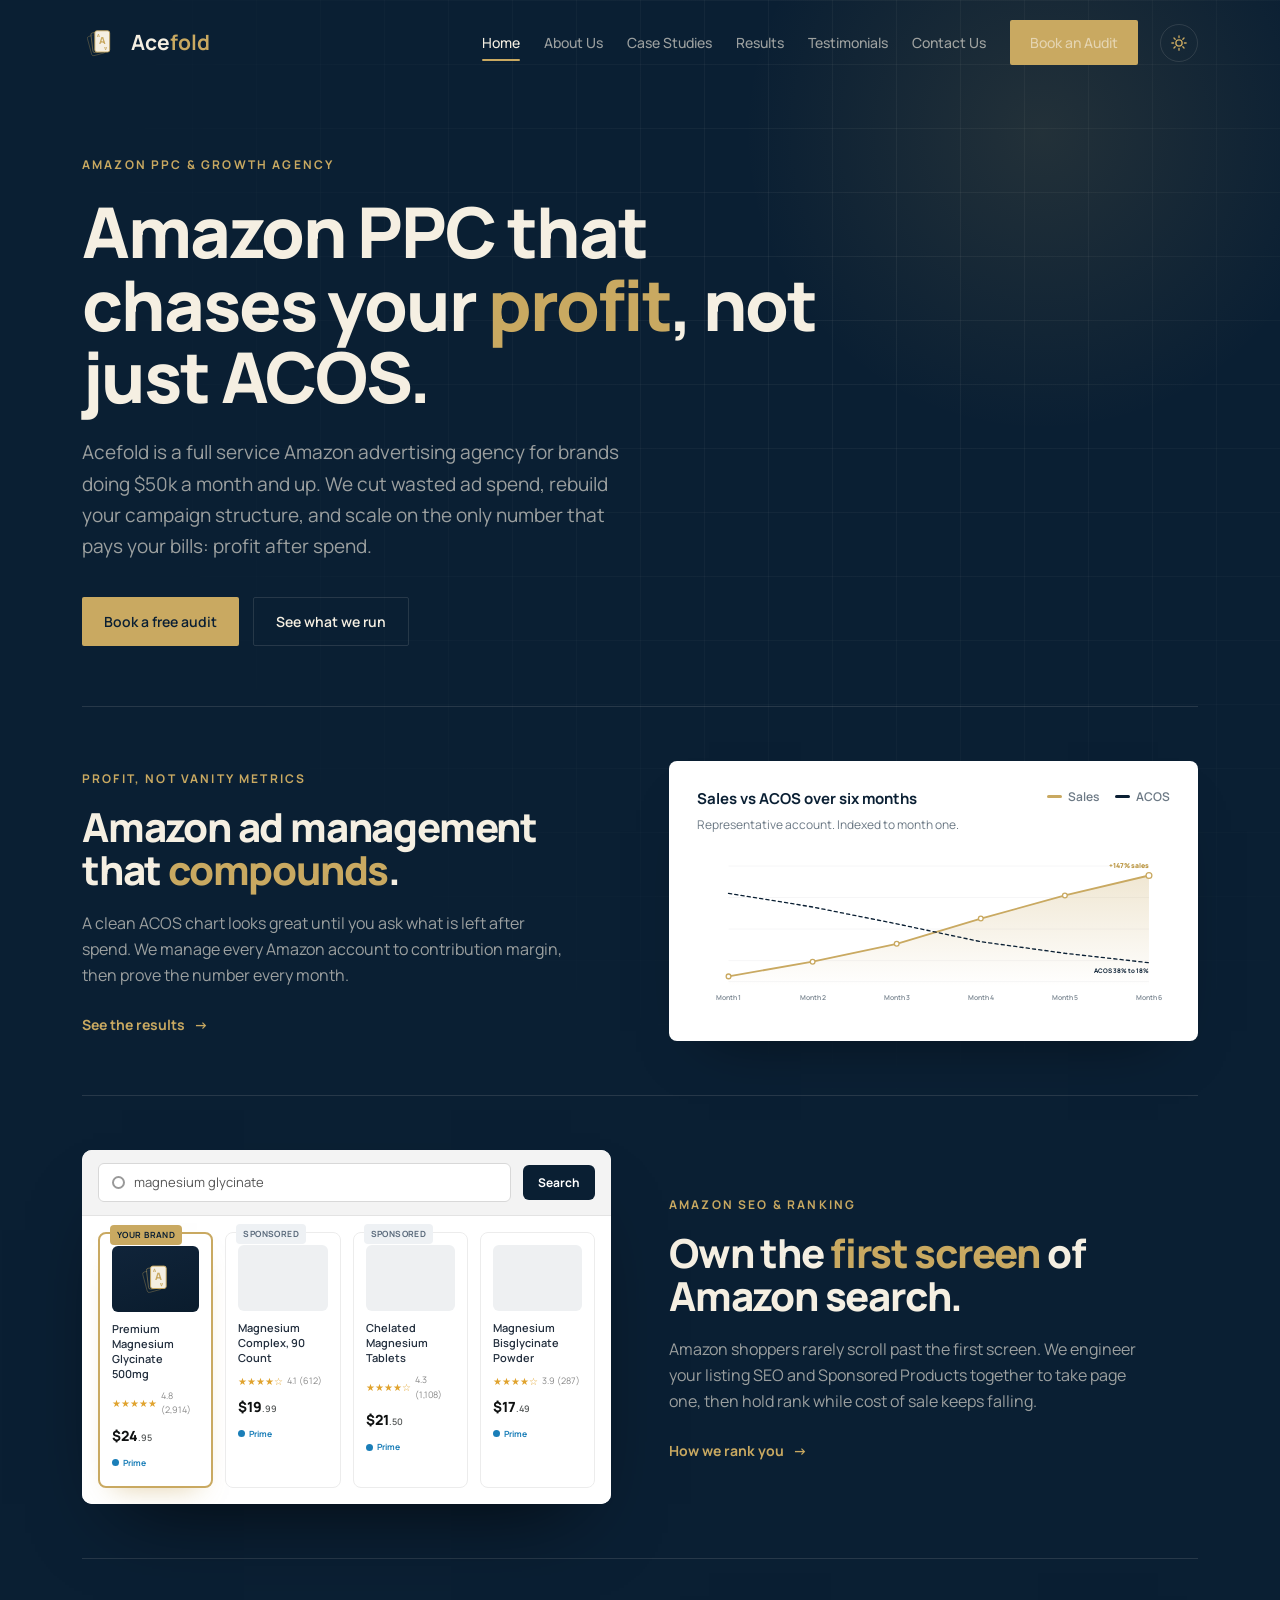
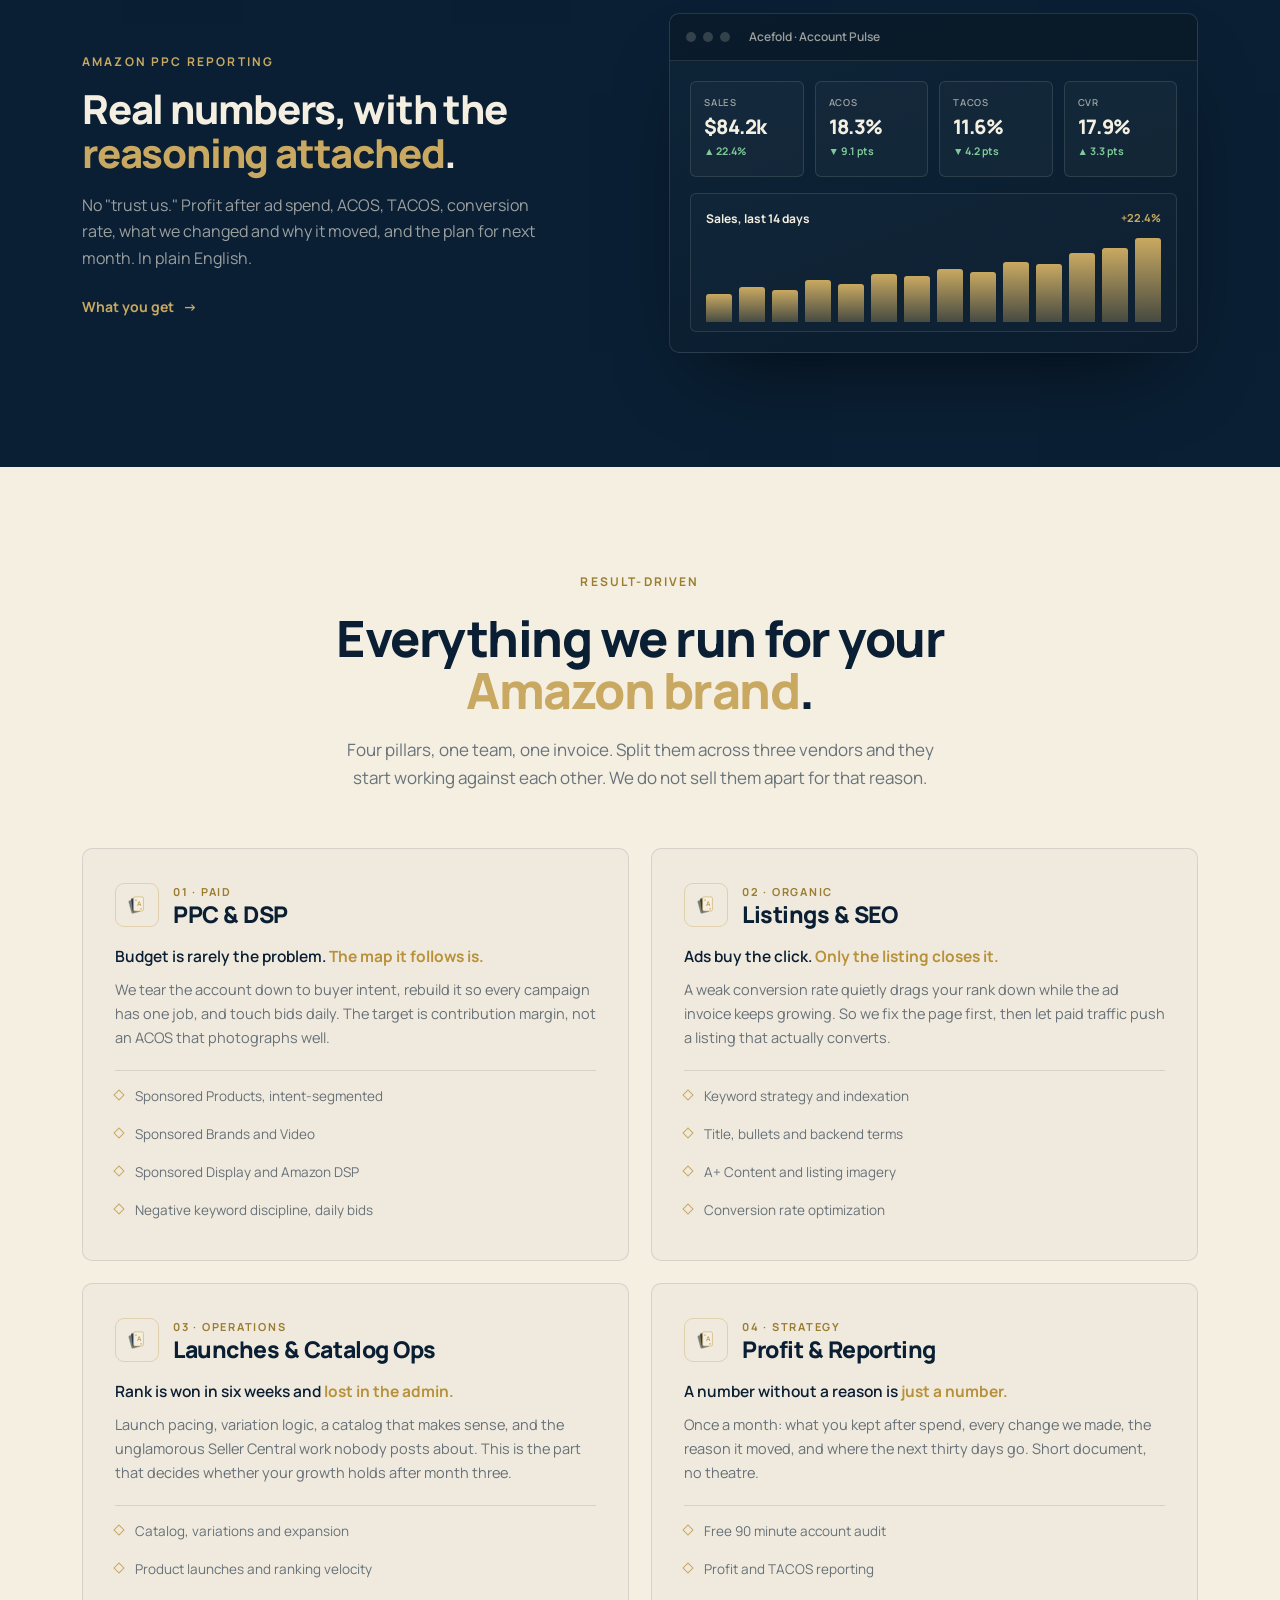
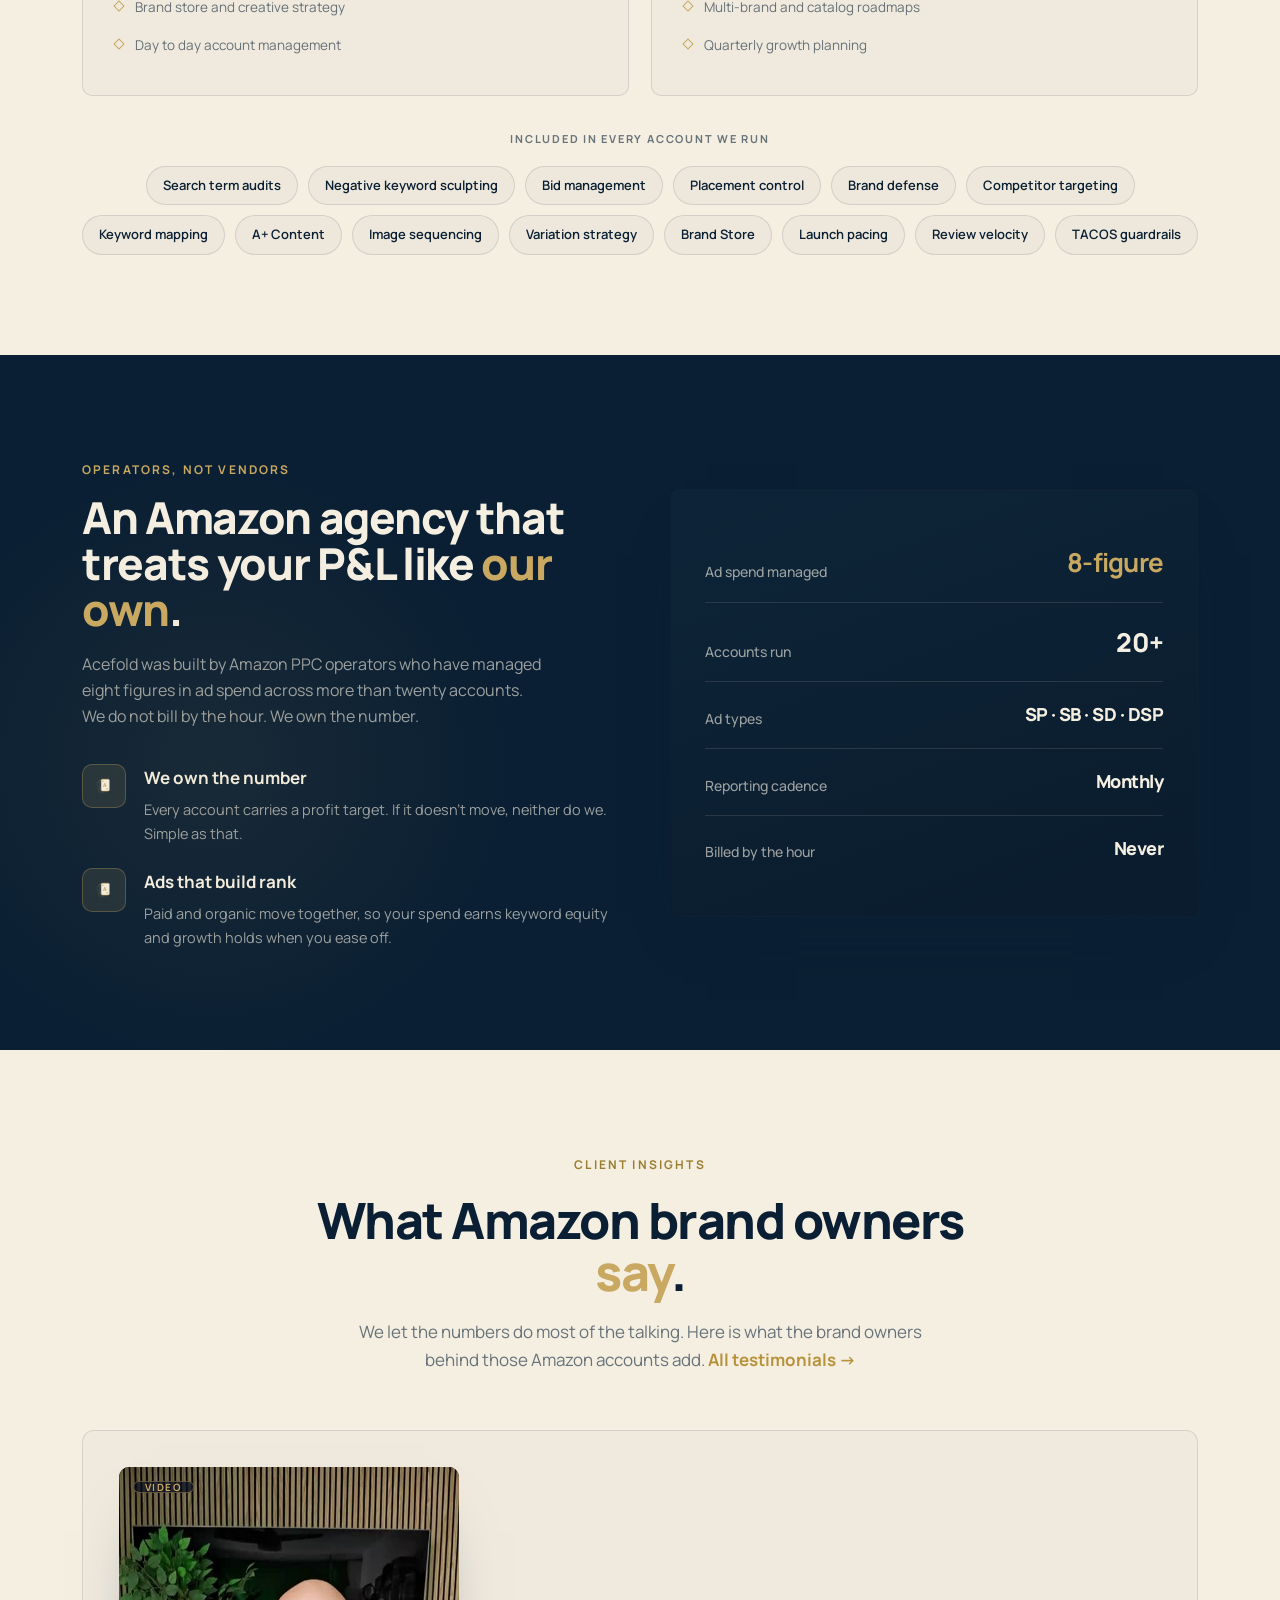
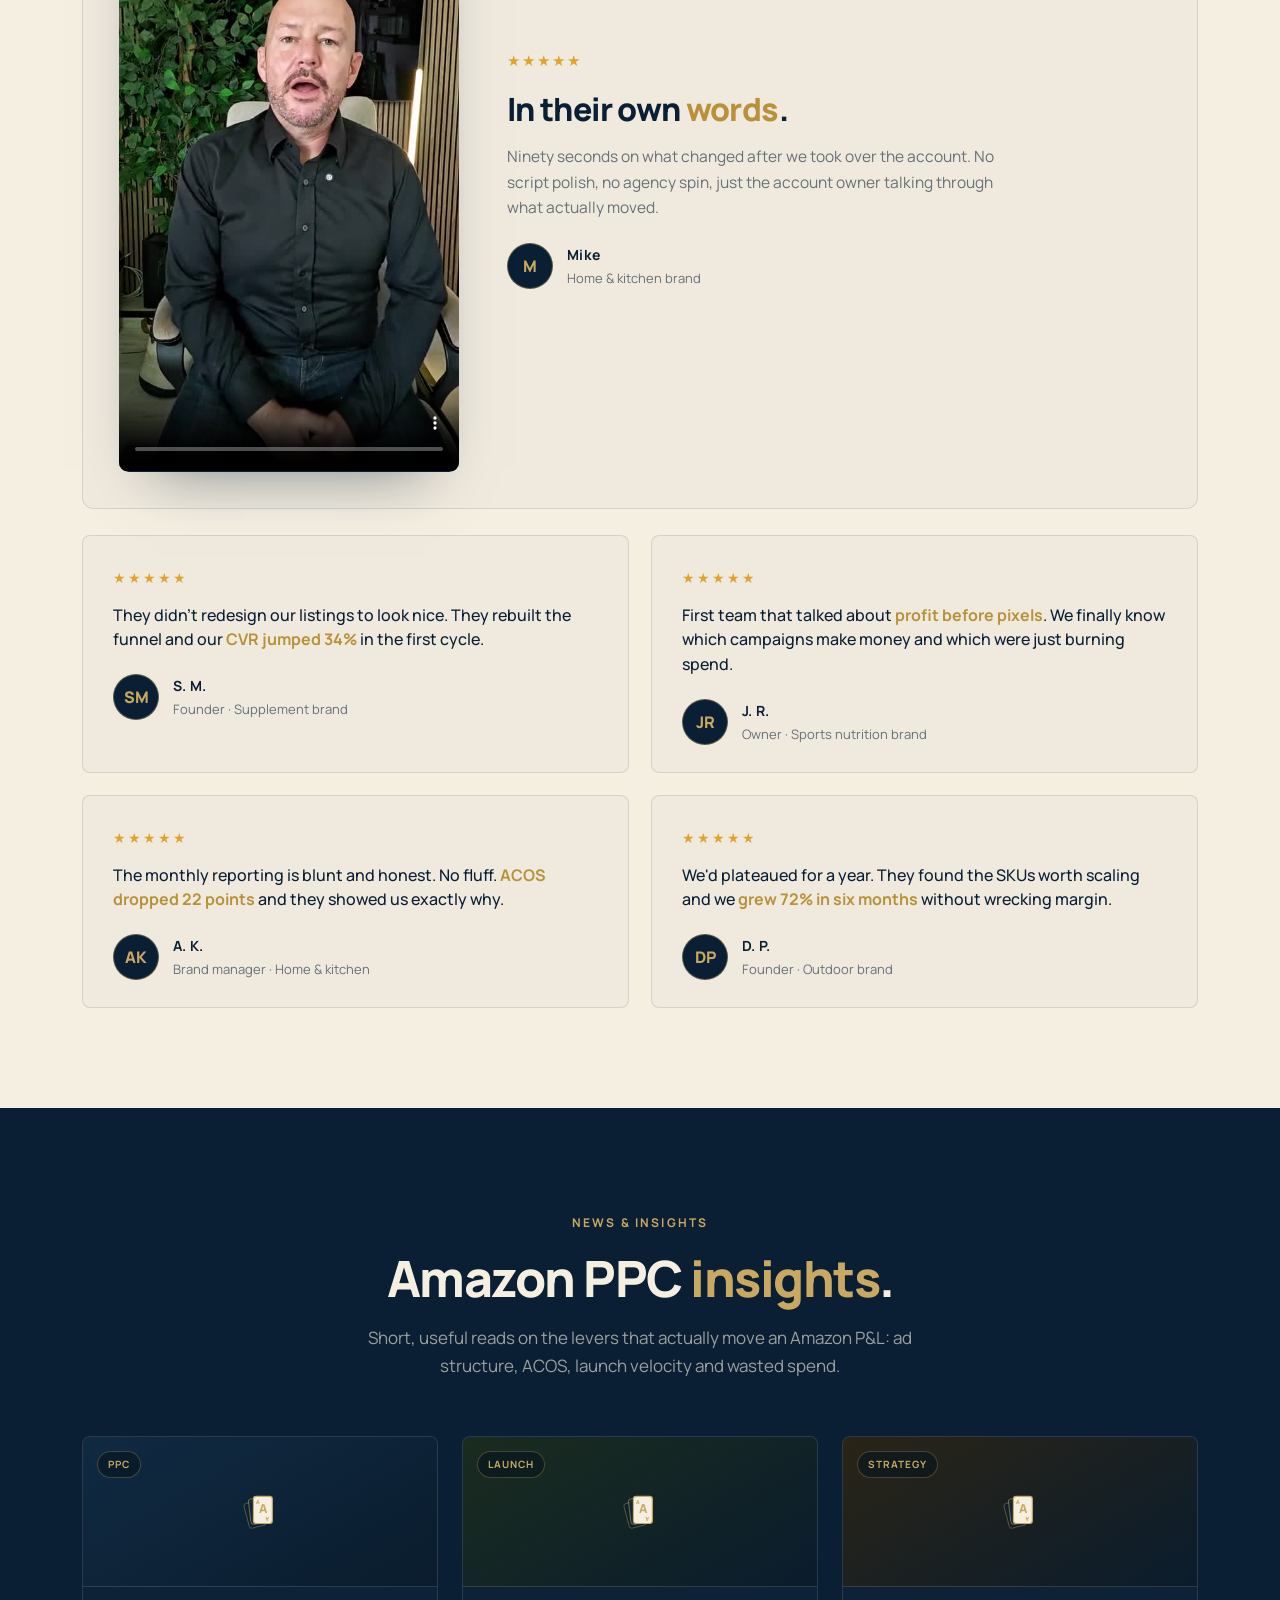
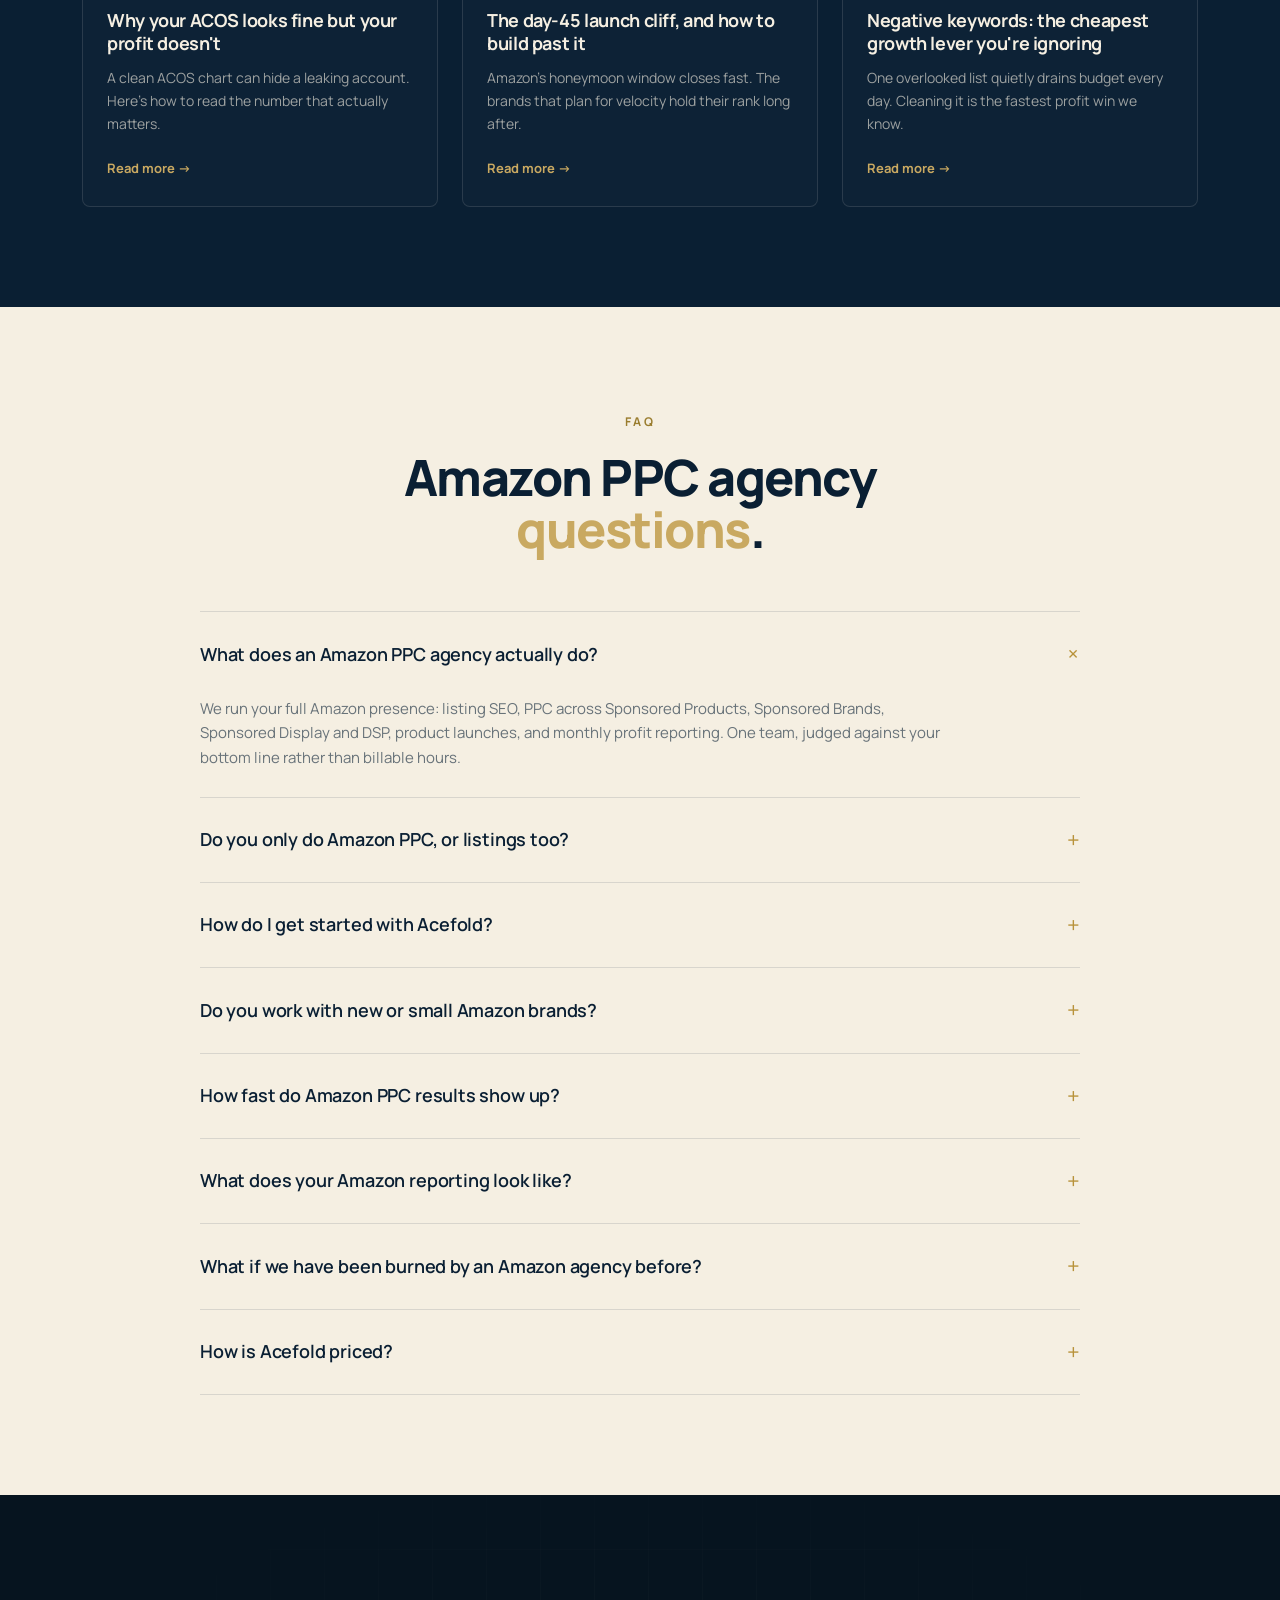
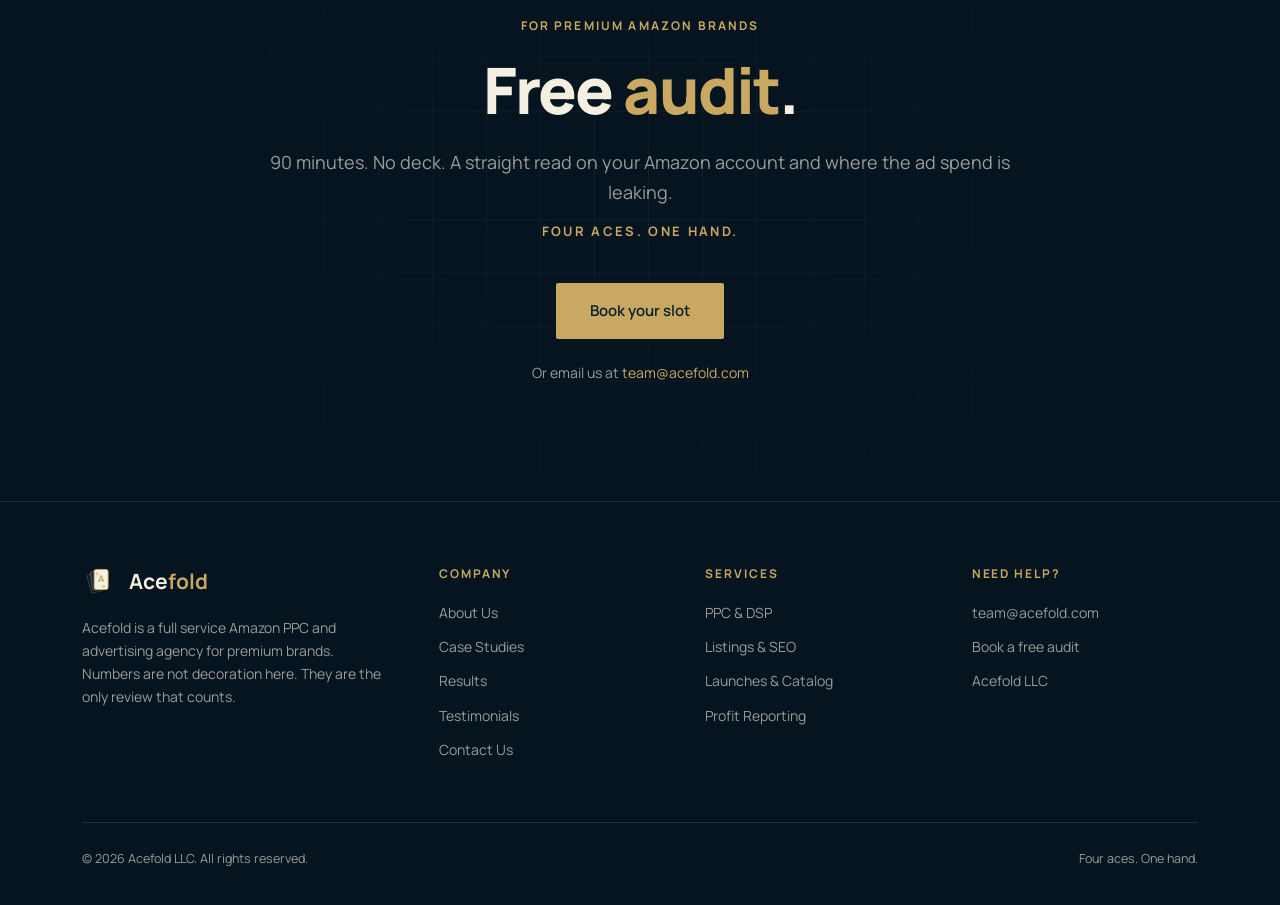
<file: index.html>
<!DOCTYPE html>
<html lang="en">
<head>
<meta charset="UTF-8" />
<meta name="viewport" content="width=device-width, initial-scale=1.0" />

<title>Amazon PPC &amp; Advertising Agency for Premium Brands | Acefold</title>
<meta name="description" content="Amazon PPC agency for premium brands. We cut wasted ad spend, rebuild campaigns, and scale profitably. Free 90 minute account audit." />
<link rel="canonical" href="https://acefold.com/" />
<meta name="robots" content="index, follow, max-image-preview:large" />
<meta name="author" content="Acefold LLC" />

<meta property="og:type" content="website" />
<meta property="og:site_name" content="Acefold" />
<meta property="og:url" content="https://acefold.com/" />
<meta property="og:title" content="Amazon PPC &amp; Advertising Agency for Premium Brands | Acefold" />
<meta property="og:description" content="We cut wasted Amazon ad spend, rebuild your campaigns, and scale profitably. Free 90 minute account audit, no deck, just your numbers." />
<meta property="og:image" content="https://acefold.com/testimonial-poster.jpg" />
<meta name="twitter:card" content="summary_large_image" />
<meta name="twitter:title" content="Amazon PPC &amp; Advertising Agency for Premium Brands | Acefold" />
<meta name="twitter:description" content="We cut wasted Amazon ad spend, rebuild your campaigns, and scale profitably. Free 90 minute account audit." />
<meta name="twitter:image" content="https://acefold.com/testimonial-poster.jpg" />

<link rel="preconnect" href="https://fonts.googleapis.com" />
<link rel="preconnect" href="https://fonts.gstatic.com" crossorigin />
<link rel="preload" as="style" href="https://fonts.googleapis.com/css2?family=Manrope:wght@400;500;600;700;800&display=swap" />
<link href="https://fonts.googleapis.com/css2?family=Manrope:wght@400;500;600;700;800&display=swap" rel="stylesheet" media="print" onload="this.media='all'" />
<noscript><link href="https://fonts.googleapis.com/css2?family=Manrope:wght@400;500;600;700;800&display=swap" rel="stylesheet" /></noscript>
<link rel="stylesheet" href="style.css" />
<script>try{if(localStorage.getItem('acefold-theme')==='light')document.documentElement.setAttribute('data-theme','light')}catch(e){}</script>

<script type="application/ld+json">
{
  "@context": "https://schema.org",
  "@graph": [
    {
      "@type": "ProfessionalService",
      "@id": "https://acefold.com/#organization",
      "name": "Acefold",
      "legalName": "Acefold LLC",
      "url": "https://acefold.com/",
      "email": "team@acefold.com",
      "description": "Acefold is a full service Amazon PPC and advertising agency for premium brands, covering listing SEO, Sponsored Products, Sponsored Brands, Sponsored Display, DSP, product launches and profit reporting.",
      "slogan": "Four aces. One hand.",
      "areaServed": {"@type": "Place", "name": "Worldwide"},
      "knowsAbout": [
        "Amazon PPC management",
        "Amazon advertising",
        "Amazon listing optimization",
        "Amazon SEO",
        "Sponsored Products",
        "Sponsored Brands",
        "Sponsored Display",
        "Amazon DSP",
        "ACOS optimization",
        "TACOS optimization",
        "Amazon product launches"
      ]
    },
    {
      "@type": "WebSite",
      "@id": "https://acefold.com/#website",
      "url": "https://acefold.com/",
      "name": "Acefold",
      "publisher": {"@id": "https://acefold.com/#organization"},
      "inLanguage": "en-US"
    },
    {
      "@type": "Service",
      "name": "Amazon PPC Management",
      "serviceType": "Amazon advertising management",
      "provider": {"@id": "https://acefold.com/#organization"},
      "description": "Intent-led Amazon PPC across Sponsored Products, Sponsored Brands, Sponsored Display and DSP, managed daily and reported against profit after ad spend.",
      "hasOfferCatalog": {
        "@type": "OfferCatalog",
        "name": "Amazon growth services",
        "itemListElement": [
          {"@type": "Offer", "itemOffered": {"@type": "Service", "name": "Amazon PPC and DSP Management", "description": "Sponsored Products, Sponsored Brands, Sponsored Display and Amazon DSP, rebuilt around buyer intent and managed daily against contribution margin."}},
          {"@type": "Offer", "itemOffered": {"@type": "Service", "name": "Amazon Listings and SEO", "description": "Keyword mapping, indexation, titles, bullets, backend terms, A Plus Content and image sequencing built to convert paid traffic."}},
          {"@type": "Offer", "itemOffered": {"@type": "Service", "name": "Amazon Launches and Catalog Operations", "description": "Launch pacing, ranking velocity, variation logic, brand store and day to day Seller Central operations."}},
          {"@type": "Offer", "itemOffered": {"@type": "Service", "name": "Amazon Profit Reporting and Growth Planning", "description": "Free account audit, profit after ad spend reporting, TACOS guardrails and thirty day growth plans."}}
        ]
      }
    },
    {
      "@type": "FAQPage",
      "@id": "https://acefold.com/#faq",
      "mainEntity": [
        {"@type": "Question", "name": "What does an Amazon PPC agency actually do?",
         "acceptedAnswer": {"@type": "Answer", "text": "We run your full Amazon presence: listing SEO, PPC across Sponsored Products, Brands, Display and DSP, product launches, and monthly profit reporting. One team, judged against your bottom line rather than billable hours."}},
        {"@type": "Question", "name": "Do you only do Amazon PPC, or listings too?",
         "acceptedAnswer": {"@type": "Answer", "text": "Both, and that is the point. Ad data shows where the listing is leaking, and listing work makes the ads convert. Run apart they fight each other. Run together they compound."}},
        {"@type": "Question", "name": "How do I get started with Acefold?",
         "acceptedAnswer": {"@type": "Answer", "text": "Book a free 90 minute Amazon account audit. We review your campaigns and listings, show you where ad spend is leaking, and you decide if it is a fit. No deck, no pressure."}},
        {"@type": "Question", "name": "Do you work with new or small Amazon brands?",
         "acceptedAnswer": {"@type": "Answer", "text": "Yes. Most brands start with a single ASIN. Once conversion rate and ACOS move, scaling to the rest of the catalog is an easy decision."}},
        {"@type": "Question", "name": "How fast do Amazon PPC results show up?",
         "acceptedAnswer": {"@type": "Answer", "text": "Most accounts show a clear read inside the first reporting cycle, roughly two to four weeks. We build for velocity that holds rather than a spike that fades."}},
        {"@type": "Question", "name": "What does your Amazon reporting look like?",
         "acceptedAnswer": {"@type": "Answer", "text": "Every month: profit after ad spend, sales, sessions, conversion rate, ACOS, TACOS, what we changed, why it moved, and the plan for next month."}},
        {"@type": "Question", "name": "What if we have been burned by an Amazon agency before?",
         "acceptedAnswer": {"@type": "Answer", "text": "Common story. A nicer dashboard never sold anything. We rebuild the part of the funnel that is losing money and report against profit so you always see what is working."}},
        {"@type": "Question", "name": "How is Acefold priced?",
         "acceptedAnswer": {"@type": "Answer", "text": "We tie our incentives to your growth rather than billable hours. We walk you through the structure on the audit call once we understand your account."}}
      ]
    }
  ]
}
</script>
</head>
<body>

<svg width="0" height="0" style="position:absolute" aria-hidden="true"><defs>
  <symbol id="acemark" viewBox="0 0 56 56">
    <g transform="rotate(-15 28 40)"><rect x="14" y="14" width="22" height="31" rx="3" fill="#0A1F33" stroke="#C9A961" stroke-width="0.8" opacity="0.55"/></g>
    <g transform="rotate(-7 28 40)"><rect x="17" y="11" width="22" height="31" rx="3" fill="#13283d" stroke="#C9A961" stroke-width="0.8" opacity="0.8"/></g>
    <g><rect x="20" y="9" width="23" height="33" rx="3.2" fill="#F5EFE2" stroke="#C9A961" stroke-width="1.4"/>
      <text x="23" y="18" font-family="Manrope" font-size="6.5" font-weight="800" fill="#C9A961">A</text>
      <text x="31.5" y="42" font-family="Manrope" font-size="6.5" font-weight="800" fill="#C9A961" transform="rotate(180 35 38)">A</text>
      <text x="31.5" y="29.5" font-family="Manrope" font-size="15" font-weight="800" fill="#C9A961" text-anchor="middle">A</text></g>
  </symbol>
</defs></svg>

<div class="nav-bg" id="navbg"></div>
<nav>
  <a href="#top" class="brand"><svg width="36" height="36"><use href="#acemark"/></svg><span class="brand-name">Ace<b>fold</b></span></a>
  <div class="nav-links" id="navlinks">
    <a href="index.html" class="active" aria-current="page">Home</a>
    <a href="about.html">About Us</a>
    <a href="case-studies.html">Case Studies</a>
    <a href="results.html">Results</a>
    <a href="testimonials.html">Testimonials</a>
    <a href="contact.html">Contact Us</a>
    <a href="https://calendly.com/team-acefold/30min" target="_blank" rel="noopener" class="btn btn-gold" style="padding:11px 20px">Book an Audit</a>
  </div>
  <button class="theme-toggle" id="themetoggle" type="button" aria-label="Switch to light mode"><svg class="i-sun" viewBox="0 0 24 24" fill="none" stroke="currentColor" stroke-width="1.8" stroke-linecap="round" aria-hidden="true"><circle cx="12" cy="12" r="4.2"/><path d="M12 2.5v2.2M12 19.3v2.2M2.5 12h2.2M19.3 12h2.2M5.3 5.3l1.6 1.6M17.1 17.1l1.6 1.6M5.3 18.7l1.6-1.6M17.1 6.9l1.6-1.6"/></svg><svg class="i-moon" viewBox="0 0 24 24" fill="none" stroke="currentColor" stroke-width="1.8" stroke-linecap="round" stroke-linejoin="round" aria-hidden="true"><path d="M20 14.6A8.2 8.2 0 0 1 9.4 4a8.2 8.2 0 1 0 10.6 10.6z"/></svg></button>
  <button class="nav-toggle" id="navtoggle" aria-label="Menu"><span></span><span></span><span></span></button>
</nav>
<div id="top"></div>

<!-- HERO + 3 ALTERNATING BLOCKS -->
<section class="hero-top">
  <div class="hero-grid"></div>
  <div class="hero-glow"></div>
  <div class="wrap">
    <div class="hero-lead">
      <span class="eyebrow">Amazon PPC &amp; growth agency</span>
      <h1>Amazon PPC that chases your <span class="gold">profit</span>, not just ACOS.</h1>
      <p>Acefold is a full service Amazon advertising agency for brands doing $50k a month and up. We cut wasted ad spend, rebuild your campaign structure, and scale on the only number that pays your bills: profit after spend.</p>
      <div class="hcta">
        <a href="https://calendly.com/team-acefold/30min" target="_blank" rel="noopener" class="btn btn-gold">Book a free audit</a>
        <a href="#services" class="btn btn-ghost">See what we run</a>
      </div>
    </div>

    <div class="hblocks">
      <!-- Block 1: visual right -->
      <div class="hblock">
        <div class="hb-text reveal">
          <span class="eyebrow">Profit, not vanity metrics</span>
          <h2>Amazon ad management that <span class="gold">compounds</span>.</h2>
          <p>A clean ACOS chart looks great until you ask what is left after spend. We manage every Amazon account to contribution margin, then prove the number every month.</p>
          <a href="results.html" class="lnk">See the results <span class="arr">&#8594;</span></a>
        </div>
        <div class="hb-visual reveal">
          <div class="resultchart">
            <div class="rc-top"><div><div class="t">Sales vs ACOS over six months</div><div class="s">Representative account. Indexed to month one.</div></div><div class="rc-legend"><span><i style="background:#C9A961"></i> Sales</span><span><i style="background:#0A1F33"></i> ACOS</span></div></div>
            <svg viewBox="0 0 900 320" width="100%" xmlns="http://www.w3.org/2000/svg" aria-label="Sales rising and ACOS falling">
              <defs><linearGradient id="rcfill" x1="0" y1="0" x2="0" y2="1"><stop offset="0%" stop-color="#C9A961" stop-opacity="0.28"/><stop offset="100%" stop-color="#C9A961" stop-opacity="0"/></linearGradient></defs>
              <g stroke="rgba(10,31,51,0.08)" stroke-width="1"><line x1="60" y1="40" x2="860" y2="40"/><line x1="60" y1="100" x2="860" y2="100"/><line x1="60" y1="160" x2="860" y2="160"/><line x1="60" y1="220" x2="860" y2="220"/><line x1="60" y1="260" x2="860" y2="260"/></g>
              <path d="M60,250 L220,222 L380,188 L540,140 L700,96 L860,58 L860,270 L60,270 Z" fill="url(#rcfill)"/>
              <path d="M60,250 L220,222 L380,188 L540,140 L700,96 L860,58" fill="none" stroke="#C9A961" stroke-width="3.5" stroke-linecap="round" stroke-linejoin="round"/>
              <g fill="#fff" stroke="#C9A961" stroke-width="2.5"><circle cx="60" cy="250" r="4.5"/><circle cx="220" cy="222" r="4.5"/><circle cx="380" cy="188" r="4.5"/><circle cx="540" cy="140" r="4.5"/><circle cx="700" cy="96" r="4.5"/><circle cx="860" cy="58" r="5.5"/></g>
              <path d="M60,92 L220,118 L380,150 L540,184 L700,206 L860,224" fill="none" stroke="#0A1F33" stroke-width="2.5" stroke-dasharray="6 6" stroke-linecap="round"/>
              <g fill="rgba(10,31,51,0.55)" font-family="Manrope" font-size="13" text-anchor="middle" font-weight="600"><text x="60" y="295">Month 1</text><text x="220" y="295">Month 2</text><text x="380" y="295">Month 3</text><text x="540" y="295">Month 4</text><text x="700" y="295">Month 5</text><text x="860" y="295">Month 6</text></g>
              <text x="860" y="44" fill="#b8923a" font-family="Manrope" font-size="13" font-weight="800" text-anchor="end">+147% sales</text>
              <text x="860" y="244" fill="#0A1F33" font-family="Manrope" font-size="12" font-weight="700" text-anchor="end">ACOS 38% to 18%</text>
            </svg>
          </div>
        </div>
      </div>

      <!-- Block 2: visual left -->
      <div class="hblock flip">
        <div class="hb-text reveal">
          <span class="eyebrow">Amazon SEO &amp; ranking</span>
          <h2>Own the <span class="gold">first screen</span> of Amazon search.</h2>
          <p>Amazon shoppers rarely scroll past the first screen. We engineer your listing SEO and Sponsored Products together to take page one, then hold rank while cost of sale keeps falling.</p>
          <a href="#services" class="lnk">How we rank you <span class="arr">&#8594;</span></a>
        </div>
        <div class="hb-visual reveal">
          <div class="serp">
            <div class="serp-bar"><div class="serp-search"><span class="mag"></span> magnesium glycinate</div><div class="serp-go">Search</div></div>
            <div class="serp-results">
              <div class="pcard win"><span class="tag you">Your brand</span><div class="pthumb" style="background:linear-gradient(160deg,#10243a,#0a1c2d)"><svg width="38" height="38"><use href="#acemark"/></svg></div><div class="pt">Premium Magnesium Glycinate 500mg</div><div class="pstars"><span class="st">&#9733;&#9733;&#9733;&#9733;&#9733;</span><span class="ct">4.8 (2,914)</span></div><div class="pr">$24<small>.95</small></div><span class="prime">Prime</span></div>
              <div class="pcard"><span class="tag spon">Sponsored</span><div class="pthumb" style="background:#eef0f2"></div><div class="pt">Magnesium Complex, 90 Count</div><div class="pstars"><span class="st">&#9733;&#9733;&#9733;&#9733;&#9734;</span><span class="ct">4.1 (612)</span></div><div class="pr">$19<small>.99</small></div><span class="prime">Prime</span></div>
              <div class="pcard"><span class="tag spon">Sponsored</span><div class="pthumb" style="background:#eef0f2"></div><div class="pt">Chelated Magnesium Tablets</div><div class="pstars"><span class="st">&#9733;&#9733;&#9733;&#9733;&#9734;</span><span class="ct">4.3 (1,108)</span></div><div class="pr">$21<small>.50</small></div><span class="prime">Prime</span></div>
              <div class="pcard"><div class="pthumb" style="background:#eef0f2"></div><div class="pt">Magnesium Bisglycinate Powder</div><div class="pstars"><span class="st">&#9733;&#9733;&#9733;&#9733;&#9734;</span><span class="ct">3.9 (287)</span></div><div class="pr">$17<small>.49</small></div><span class="prime">Prime</span></div>
            </div>
          </div>
        </div>
      </div>

      <!-- Block 3: visual right -->
      <div class="hblock">
        <div class="hb-text reveal">
          <span class="eyebrow">Amazon PPC reporting</span>
          <h2>Real numbers, with the <span class="gold">reasoning attached</span>.</h2>
          <p>No "trust us." Profit after ad spend, ACOS, TACOS, conversion rate, what we changed and why it moved, and the plan for next month. In plain English.</p>
          <a href="#faq" class="lnk">What you get <span class="arr">&#8594;</span></a>
        </div>
        <div class="hb-visual reveal">
          <div class="dash">
            <div class="dash-chrome"><i></i><i></i><i></i><span class="dt">Acefold &#183; Account Pulse</span></div>
            <div class="dash-body">
              <div class="dash-tiles">
                <div class="tile"><div class="tl">Sales</div><div class="tv">$84.2k</div><div class="td">&#9650; 22.4%</div></div>
                <div class="tile"><div class="tl">ACOS</div><div class="tv">18.3%</div><div class="td">&#9660; 9.1 pts</div></div>
                <div class="tile"><div class="tl">TACOS</div><div class="tv">11.6%</div><div class="td">&#9660; 4.2 pts</div></div>
                <div class="tile"><div class="tl">CVR</div><div class="tv">17.9%</div><div class="td">&#9650; 3.3 pts</div></div>
              </div>
              <div class="dash-chartbox"><div class="cb-top"><span class="l">Sales, last 14 days</span><span class="r">+22.4%</span></div>
                <div class="bars"><div class="b" style="height:34%"></div><div class="b" style="height:42%"></div><div class="b" style="height:38%"></div><div class="b" style="height:51%"></div><div class="b" style="height:46%"></div><div class="b" style="height:58%"></div><div class="b" style="height:55%"></div><div class="b" style="height:64%"></div><div class="b" style="height:60%"></div><div class="b" style="height:72%"></div><div class="b" style="height:69%"></div><div class="b" style="height:82%"></div><div class="b" style="height:88%"></div><div class="b" style="height:100%"></div></div>
              </div>
            </div>
          </div>
        </div>
      </div>
    </div>
  </div>
</section>

<!-- SERVICES (Result-Driven + 9 cards) -->
<section class="sec sec-cream" id="services">
  <div class="wrap">
    <div class="sec-head center reveal">
      <span class="eyebrow">Result-Driven</span>
      <h2>Everything we run for your <span class="gold">Amazon brand</span>.</h2>
      <p>Four pillars, one team, one invoice. Split them across three vendors and they start working against each other. We do not sell them apart for that reason.</p>
    </div>

    <div class="pillars">

      <div class="pillar reveal">
        <div class="pillar-top">
          <div class="pillar-ico"><svg width="24" height="24"><use href="#acemark"/></svg></div>
          <div><div class="pillar-n">01 · Paid</div><h3>PPC &amp; DSP</h3></div>
        </div>
        <p class="prob">Budget is rarely the problem. <b>The map it follows is.</b></p>
        <p>We tear the account down to buyer intent, rebuild it so every campaign has one job, and touch bids daily. The target is contribution margin, not an ACOS that photographs well.</p>
        <ul>
          <li>Sponsored Products, intent-segmented</li>
          <li>Sponsored Brands and Video</li>
          <li>Sponsored Display and Amazon DSP</li>
          <li>Negative keyword discipline, daily bids</li>
        </ul>
      </div>

      <div class="pillar reveal">
        <div class="pillar-top">
          <div class="pillar-ico"><svg width="24" height="24"><use href="#acemark"/></svg></div>
          <div><div class="pillar-n">02 · Organic</div><h3>Listings &amp; SEO</h3></div>
        </div>
        <p class="prob">Ads buy the click. <b>Only the listing closes it.</b></p>
        <p>A weak conversion rate quietly drags your rank down while the ad invoice keeps growing. So we fix the page first, then let paid traffic push a listing that actually converts.</p>
        <ul>
          <li>Keyword strategy and indexation</li>
          <li>Title, bullets and backend terms</li>
          <li>A+ Content and listing imagery</li>
          <li>Conversion rate optimization</li>
        </ul>
      </div>

      <div class="pillar reveal">
        <div class="pillar-top">
          <div class="pillar-ico"><svg width="24" height="24"><use href="#acemark"/></svg></div>
          <div><div class="pillar-n">03 · Operations</div><h3>Launches &amp; Catalog Ops</h3></div>
        </div>
        <p class="prob">Rank is won in six weeks and <b>lost in the admin.</b></p>
        <p>Launch pacing, variation logic, a catalog that makes sense, and the unglamorous Seller Central work nobody posts about. This is the part that decides whether your growth holds after month three.</p>
        <ul>
          <li>Catalog, variations and expansion</li>
          <li>Product launches and ranking velocity</li>
          <li>Brand store and creative strategy</li>
          <li>Day to day account management</li>
        </ul>
      </div>

      <div class="pillar reveal">
        <div class="pillar-top">
          <div class="pillar-ico"><svg width="24" height="24"><use href="#acemark"/></svg></div>
          <div><div class="pillar-n">04 · Strategy</div><h3>Profit &amp; Reporting</h3></div>
        </div>
        <p class="prob">A number without a reason is <b>just a number.</b></p>
        <p>Once a month: what you kept after spend, every change we made, the reason it moved, and where the next thirty days go. Short document, no theatre.</p>
        <ul>
          <li>Free 90 minute account audit</li>
          <li>Profit and TACOS reporting</li>
          <li>Multi-brand and catalog roadmaps</li>
          <li>Quarterly growth planning</li>
        </ul>
      </div>

    </div>

    <div class="caps reveal">
      <div class="caps-label">Included in every account we run</div>
      <div class="caps-row">
        <span class="chip">Search term audits</span>
        <span class="chip">Negative keyword sculpting</span>
        <span class="chip">Bid management</span>
        <span class="chip">Placement control</span>
        <span class="chip">Brand defense</span>
        <span class="chip">Competitor targeting</span>
        <span class="chip">Keyword mapping</span>
        <span class="chip">A+ Content</span>
        <span class="chip">Image sequencing</span>
        <span class="chip">Variation strategy</span>
        <span class="chip">Brand Store</span>
        <span class="chip">Launch pacing</span>
        <span class="chip">Review velocity</span>
        <span class="chip">TACOS guardrails</span>
      </div>
    </div>
  </div>
</section>

<!-- ABOUT (Market-Leading) -->
<section class="sec" id="about">
  <div class="hero-glow" style="left:-10%;right:auto;top:10%;opacity:.6"></div>
  <div class="wrap">
    <div class="about">
      <div>
        <span class="eyebrow reveal" style="display:inline-block;margin-bottom:16px">Operators, not vendors</span>
        <h2 class="reveal" style="font-size:clamp(28px,3.6vw,44px)">An Amazon agency that treats your P&amp;L like <span class="gold">our own</span>.</h2>
        <p class="reveal" style="font-size:16px;color:var(--muted-cream);margin-top:18px;max-width:460px">Acefold was built by Amazon PPC operators who have managed eight figures in ad spend across more than twenty accounts. We do not bill by the hour. We own the number.</p>
        <div class="about-feats">
          <div class="afeat reveal"><div class="ai"><svg width="20" height="20"><use href="#acemark"/></svg></div><div><h4 style="color:var(--cream)">We own the number</h4><p style="color:var(--muted-cream)">Every account carries a profit target. If it doesn't move, neither do we. Simple as that.</p></div></div>
          <div class="afeat reveal"><div class="ai"><svg width="20" height="20"><use href="#acemark"/></svg></div><div><h4 style="color:var(--cream)">Ads that build rank</h4><p style="color:var(--muted-cream)">Paid and organic move together, so your spend earns keyword equity and growth holds when you ease off.</p></div></div>
        </div>
      </div>
      <div class="about-panel reveal">
        <div class="ap-row"><span class="k">Ad spend managed</span><span class="v"><b>8-figure</b></span></div>
        <div class="ap-row"><span class="k">Accounts run</span><span class="v">20+</span></div>
        <div class="ap-row"><span class="k">Ad types</span><span class="v" style="font-size:18px">SP · SB · SD · DSP</span></div>
        <div class="ap-row"><span class="k">Reporting cadence</span><span class="v" style="font-size:18px">Monthly</span></div>
        <div class="ap-row"><span class="k">Billed by the hour</span><span class="v" style="font-size:18px">Never</span></div>
      </div>
    </div>
  </div>
</section>

<!-- TESTIMONIALS -->
<section class="sec sec-cream" id="clients">
  <div class="wrap">
    <div class="sec-head center reveal">
      <span class="eyebrow">Client insights</span>
      <h2>What Amazon brand owners <span class="gold">say</span>.</h2>
      <p>We let the numbers do most of the talking. Here is what the brand owners behind those Amazon accounts add. <a href="testimonials.html" style="color:#b8923a;font-weight:700;text-decoration:none">All testimonials &#8594;</a></p>
    </div>
    <div class="vfeature reveal">
      <div class="vwrap">
        <span class="vbadge">Video</span>
        <video controls preload="none" playsinline poster="testimonial-poster.jpg">
          <source src="testimonial-umar.mp4" type="video/mp4">
          Your browser does not support the video tag.
        </video>
      </div>
      <div class="vcopy">
        <div class="stars">&#9733;&#9733;&#9733;&#9733;&#9733;</div>
        <h3>In their own <b>words</b>.</h3>
        <p>Ninety seconds on what changed after we took over the account. No script polish, no agency spin, just the account owner talking through what actually moved.</p>
        <div class="who-row">
          <div class="avatar">M</div>
          <div>
            <div class="nm">Mike</div>
            <div class="rl">Home &amp; kitchen brand</div>
          </div>
        </div>
      </div>
    </div>

    <div class="tgrid">
      <div class="tcard reveal"><div class="stars">&#9733;&#9733;&#9733;&#9733;&#9733;</div><p>They didn't redesign our listings to look nice. They rebuilt the funnel and our <b>CVR jumped 34%</b> in the first cycle.</p><div class="who-row"><div class="avatar">SM</div><div><div class="nm">S. M.</div><div class="rl">Founder · Supplement brand</div></div></div></div>
      <div class="tcard reveal"><div class="stars">&#9733;&#9733;&#9733;&#9733;&#9733;</div><p>First team that talked about <b>profit before pixels</b>. We finally know which campaigns make money and which were just burning spend.</p><div class="who-row"><div class="avatar">JR</div><div><div class="nm">J. R.</div><div class="rl">Owner · Sports nutrition brand</div></div></div></div>
      <div class="tcard reveal"><div class="stars">&#9733;&#9733;&#9733;&#9733;&#9733;</div><p>The monthly reporting is blunt and honest. No fluff. <b>ACOS dropped 22 points</b> and they showed us exactly why.</p><div class="who-row"><div class="avatar">AK</div><div><div class="nm">A. K.</div><div class="rl">Brand manager · Home &amp; kitchen</div></div></div></div>
      <div class="tcard reveal"><div class="stars">&#9733;&#9733;&#9733;&#9733;&#9733;</div><p>We'd plateaued for a year. They found the SKUs worth scaling and we <b>grew 72% in six months</b> without wrecking margin.</p><div class="who-row"><div class="avatar">DP</div><div><div class="nm">D. P.</div><div class="rl">Founder · Outdoor brand</div></div></div></div>
    </div>
  </div>
</section>

<!-- INSIGHTS / BLOG -->
<section class="sec" id="insights">
  <div class="wrap">
    <div class="sec-head center reveal">
      <span class="eyebrow">News &amp; insights</span>
      <h2>Amazon PPC <span class="gold">insights</span>.</h2>
      <p>Short, useful reads on the levers that actually move an Amazon P&amp;L: ad structure, ACOS, launch velocity and wasted spend.</p>
    </div>
    <div class="bgrid">
      <div class="bcard reveal">
        <div class="bthumb" style="background:linear-gradient(150deg,#102a42,#0a1c2d)"><span class="tag">PPC</span><svg width="46" height="46"><use href="#acemark"/></svg></div>
        <div class="bbody"><h3>Why your ACOS looks fine but your profit doesn't</h3><p>A clean ACOS chart can hide a leaking account. Here's how to read the number that actually matters.</p><span class="more">Read more &#8594;</span></div>
      </div>
      <div class="bcard reveal">
        <div class="bthumb" style="background:linear-gradient(150deg,#1a2c1e,#0a1c2d)"><span class="tag">Launch</span><svg width="46" height="46"><use href="#acemark"/></svg></div>
        <div class="bbody"><h3>The day-45 launch cliff, and how to build past it</h3><p>Amazon's honeymoon window closes fast. The brands that plan for velocity hold their rank long after.</p><span class="more">Read more &#8594;</span></div>
      </div>
      <div class="bcard reveal">
        <div class="bthumb" style="background:linear-gradient(150deg,#2a2416,#0a1c2d)"><span class="tag">Strategy</span><svg width="46" height="46"><use href="#acemark"/></svg></div>
        <div class="bbody"><h3>Negative keywords: the cheapest growth lever you're ignoring</h3><p>One overlooked list quietly drains budget every day. Cleaning it is the fastest profit win we know.</p><span class="more">Read more &#8594;</span></div>
      </div>
    </div>
  </div>
</section>

<!-- FAQ -->
<section class="sec sec-cream" id="faq">
  <div class="wrap">
    <div class="sec-head center reveal"><span class="eyebrow">FAQ</span><h2>Amazon PPC agency <span class="gold">questions</span>.</h2></div>
    <div class="faq reveal">
      <details open><summary>What does an Amazon PPC agency actually do?<span class="pl">+</span></summary><div class="ans">We run your full Amazon presence: listing SEO, PPC across Sponsored Products, Sponsored Brands, Sponsored Display and DSP, product launches, and monthly profit reporting. One team, judged against your bottom line rather than billable hours.</div></details>
      <details><summary>Do you only do Amazon PPC, or listings too?<span class="pl">+</span></summary><div class="ans">Both, and that is the point. Ad data shows where the listing is leaking, and listing work makes the ads convert. Run apart they fight each other. Run together they compound.</div></details>
      <details><summary>How do I get started with Acefold?<span class="pl">+</span></summary><div class="ans">Book a free 90 minute Amazon account audit. We review your campaigns and listings, show you where ad spend is leaking, and you decide if it is a fit. No deck, no pressure.</div></details>
      <details><summary>Do you work with new or small Amazon brands?<span class="pl">+</span></summary><div class="ans">Yes. Most brands start with a single ASIN. Once you watch the CVR and ACOS move, scaling to the rest of the catalog is an easy call.</div></details>
      <details><summary>How fast do Amazon PPC results show up?<span class="pl">+</span></summary><div class="ans">Most accounts show a clear read inside the first reporting cycle, roughly two to four weeks. We build for velocity that holds, not a spike that fades.</div></details>
      <details><summary>What does your Amazon reporting look like?<span class="pl">+</span></summary><div class="ans">Every month: profit after spend, sales, sessions, CVR, ACOS, TACOS, what we changed, why it moved, and the plan for next month. Numbers first, reasoning attached.</div></details>
      <details><summary>What if we have been burned by an Amazon agency before?<span class="pl">+</span></summary><div class="ans">Common story. A nicer dashboard never sold anything. We rebuild the part of the funnel that's actually losing money and report against your profit so you always see what's working.</div></details>
      <details><summary>How is Acefold priced?<span class="pl">+</span></summary><div class="ans">We tie our incentives to your growth, not billable hours. We'll walk you through the structure on the audit call once we understand your account.</div></details>
    </div>
  </div>
</section>

<!-- CTA -->
<section class="cta" id="audit">
  <div class="cta-grid"></div>
  <div class="wrap"><div class="cta-inner">
    <span class="eyebrow reveal">For premium Amazon brands</span>
    <h2 class="reveal">Free <span class="gold">audit</span>.</h2>
    <p class="reveal">90 minutes. No deck. A straight read on your Amazon account and where the ad spend is leaking.</p>
    <p class="sub reveal">Four aces. One hand.</p>
    <a href="https://calendly.com/team-acefold/30min" target="_blank" rel="noopener" class="btn btn-gold reveal">Book your slot</a>
    <p class="email reveal">Or email us at <a href="mailto:team@acefold.com">team@acefold.com</a></p>
  </div></div>
</section>

<!-- FOOTER -->
<footer>
  <div class="wrap">
    <div class="foot-top">
      <div class="foot-brand">
        <a href="#top" class="brand"><svg width="34" height="34"><use href="#acemark"/></svg><span class="brand-name">Ace<b>fold</b></span></a>
        <p>Acefold is a full service Amazon PPC and advertising agency for premium brands. Numbers are not decoration here. They are the only review that counts.</p>
      </div>
      <div class="foot-col"><h4>Company</h4><a href="about.html">About Us</a><a href="case-studies.html">Case Studies</a><a href="results.html">Results</a><a href="testimonials.html">Testimonials</a><a href="contact.html">Contact Us</a></div>
      <div class="foot-col"><h4>Services</h4><a href="index.html#services">PPC &amp; DSP</a><a href="index.html#services">Listings &amp; SEO</a><a href="index.html#services">Launches &amp; Catalog</a><a href="index.html#services">Profit Reporting</a></div>
      <div class="foot-col"><h4>Need help?</h4><a href="mailto:team@acefold.com">team@acefold.com</a><a href="https://calendly.com/team-acefold/30min" target="_blank" rel="noopener">Book a free audit</a><span>Acefold LLC</span></div>
    </div>
    <div class="foot-bottom"><span>© 2026 Acefold LLC. All rights reserved.</span><span>Four aces. One hand.</span></div>
  </div>
</footer>

<script>
  const navbg=document.getElementById('navbg');
  window.addEventListener('scroll',()=>navbg.classList.toggle('scrolled',window.scrollY>40));
  const toggle=document.getElementById('navtoggle'),links=document.getElementById('navlinks');
  toggle.addEventListener('click',()=>links.classList.toggle('open'));
  links.querySelectorAll('a').forEach(a=>a.addEventListener('click',()=>links.classList.remove('open')));
  const io=new IntersectionObserver((es)=>{es.forEach(e=>{if(e.isIntersecting){e.target.classList.add('visible');io.unobserve(e.target)}})},{threshold:0.1});
  document.querySelectorAll('.reveal').forEach((el,i)=>{el.style.transitionDelay=(i%4*0.05)+'s';io.observe(el)});
</script>
<script>
  const themeBtn=document.getElementById('themetoggle');
  const setThemeLabel=()=>themeBtn.setAttribute('aria-label',document.documentElement.getAttribute('data-theme')==='light'?'Switch to dark mode':'Switch to light mode');
  setThemeLabel();
  themeBtn.addEventListener('click',()=>{
    const light=document.documentElement.getAttribute('data-theme')!=='light';
    if(light)document.documentElement.setAttribute('data-theme','light');else document.documentElement.removeAttribute('data-theme');
    try{localStorage.setItem('acefold-theme',light?'light':'dark')}catch(e){}
    setThemeLabel();
  });
</script>
</body>
</html>
</file>
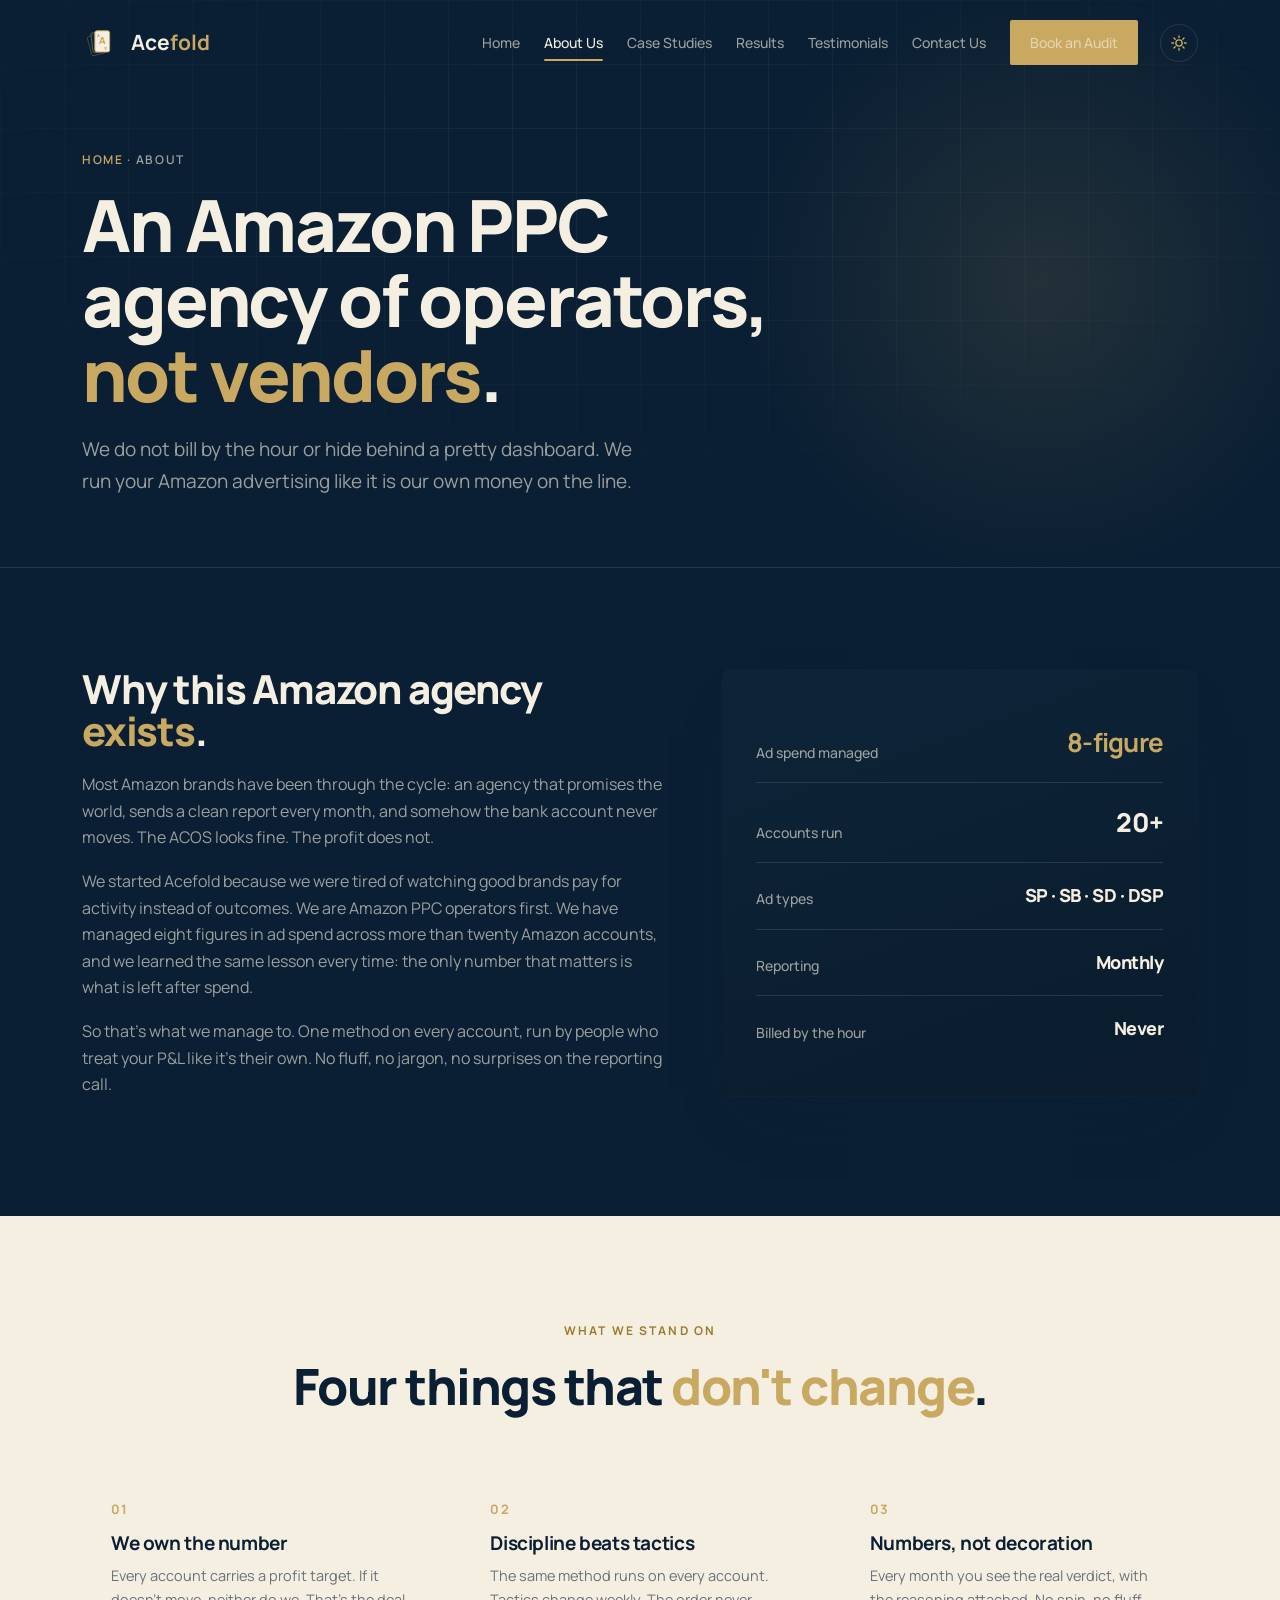
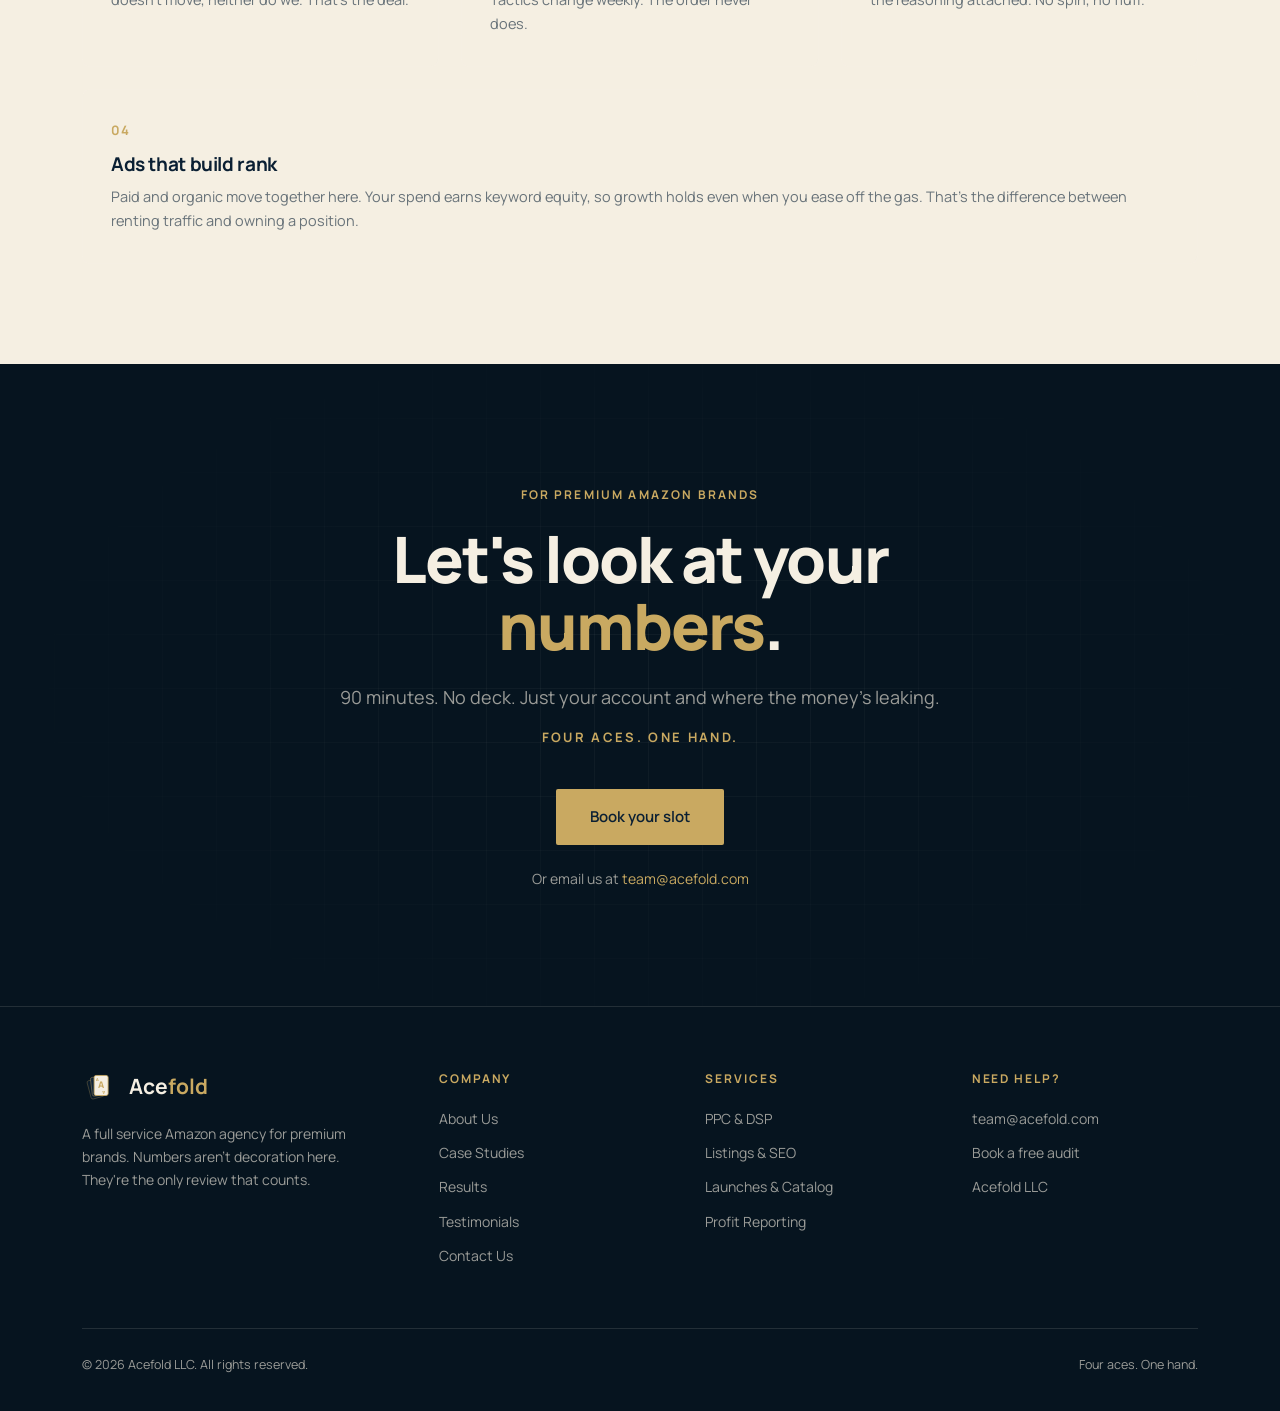
<file: about.html>
<!DOCTYPE html>
<html lang="en">
<head>
<meta charset="UTF-8" />
<meta name="viewport" content="width=device-width, initial-scale=1.0" />
<title>About Acefold | Amazon PPC Operators, Not Vendors</title>
<meta name="description" content="Acefold is an Amazon PPC agency built by operators who have managed eight figures in ad spend across 20+ accounts. Profit first, reported monthly." />
<link rel="preconnect" href="https://fonts.googleapis.com" />
<link rel="preconnect" href="https://fonts.gstatic.com" crossorigin />
<link rel="preload" as="style" href="https://fonts.googleapis.com/css2?family=Manrope:wght@400;500;600;700;800&display=swap" />
<link href="https://fonts.googleapis.com/css2?family=Manrope:wght@400;500;600;700;800&display=swap" rel="stylesheet" media="print" onload="this.media='all'" />
<noscript><link href="https://fonts.googleapis.com/css2?family=Manrope:wght@400;500;600;700;800&display=swap" rel="stylesheet" /></noscript>
<link rel="stylesheet" href="style.css" />
<script>try{if(localStorage.getItem('acefold-theme')==='light')document.documentElement.setAttribute('data-theme','light')}catch(e){}</script>
<link rel="canonical" href="https://acefold.com/about.html" />
<meta name="robots" content="index, follow, max-image-preview:large" />
<meta property="og:type" content="website" />
<meta property="og:site_name" content="Acefold" />
<meta property="og:url" content="https://acefold.com/about.html" />
<meta property="og:title" content="About Acefold | Amazon PPC Operators, Not Vendors" />
<meta property="og:description" content="Acefold is an Amazon PPC agency built by operators who have managed eight figures in ad spend across 20+ accounts. Profit first, reported monthly." />
<meta name="twitter:card" content="summary_large_image" />
<script type="application/ld+json">
{
  "@context": "https://schema.org",
  "@type": "AboutPage",
  "name": "About Acefold",
  "url": "https://acefold.com/about.html",
  "description": "Acefold is an Amazon PPC and advertising agency built by operators. Eight figures in managed ad spend across more than twenty Amazon accounts.",
  "isPartOf": {"@id": "https://acefold.com/#website"},
  "mainEntity": {"@id": "https://acefold.com/#organization"},
  "breadcrumb": {
    "@type": "BreadcrumbList",
    "itemListElement": [
      {"@type": "ListItem", "position": 1, "name": "Home", "item": "https://acefold.com/"},
      {"@type": "ListItem", "position": 2, "name": "About", "item": "https://acefold.com/about.html"}
    ]
  }
}
</script>
</head>
<body>

<svg width="0" height="0" style="position:absolute" aria-hidden="true"><defs>
  <symbol id="acemark" viewBox="0 0 56 56">
    <g transform="rotate(-15 28 40)"><rect x="14" y="14" width="22" height="31" rx="3" fill="#0A1F33" stroke="#C9A961" stroke-width="0.8" opacity="0.55"/></g>
    <g transform="rotate(-7 28 40)"><rect x="17" y="11" width="22" height="31" rx="3" fill="#13283d" stroke="#C9A961" stroke-width="0.8" opacity="0.8"/></g>
    <g><rect x="20" y="9" width="23" height="33" rx="3.2" fill="#F5EFE2" stroke="#C9A961" stroke-width="1.4"/>
      <text x="23" y="18" font-family="Manrope" font-size="6.5" font-weight="800" fill="#C9A961">A</text>
      <text x="31.5" y="42" font-family="Manrope" font-size="6.5" font-weight="800" fill="#C9A961" transform="rotate(180 35 38)">A</text>
      <text x="31.5" y="29.5" font-family="Manrope" font-size="15" font-weight="800" fill="#C9A961" text-anchor="middle">A</text></g>
  </symbol>
</defs></svg>

<div class="nav-bg" id="navbg"></div>
<nav>
  <a href="index.html" class="brand"><svg width="36" height="36"><use href="#acemark"/></svg><span class="brand-name">Ace<b>fold</b></span></a>
  <div class="nav-links" id="navlinks">
    <a href="index.html">Home</a>
    <a href="about.html" class="active" aria-current="page">About Us</a>
    <a href="case-studies.html">Case Studies</a>
    <a href="results.html">Results</a>
    <a href="testimonials.html">Testimonials</a>
    <a href="contact.html">Contact Us</a>
    <a href="https://calendly.com/team-acefold/30min" target="_blank" rel="noopener" class="btn btn-gold" style="padding:11px 20px">Book an Audit</a>
  </div>
  <button class="theme-toggle" id="themetoggle" type="button" aria-label="Switch to light mode"><svg class="i-sun" viewBox="0 0 24 24" fill="none" stroke="currentColor" stroke-width="1.8" stroke-linecap="round" aria-hidden="true"><circle cx="12" cy="12" r="4.2"/><path d="M12 2.5v2.2M12 19.3v2.2M2.5 12h2.2M19.3 12h2.2M5.3 5.3l1.6 1.6M17.1 17.1l1.6 1.6M5.3 18.7l1.6-1.6M17.1 6.9l1.6-1.6"/></svg><svg class="i-moon" viewBox="0 0 24 24" fill="none" stroke="currentColor" stroke-width="1.8" stroke-linecap="round" stroke-linejoin="round" aria-hidden="true"><path d="M20 14.6A8.2 8.2 0 0 1 9.4 4a8.2 8.2 0 1 0 10.6 10.6z"/></svg></button>
  <button class="nav-toggle" id="navtoggle" aria-label="Menu"><span></span><span></span><span></span></button>
</nav>

<!-- BANNER -->
<section class="banner">
  <div class="hero-grid"></div>
  <div class="hero-glow"></div>
  <div class="wrap"><div class="banner-inner">
    <div class="crumb"><a href="index.html">Home</a> · About</div>
    <h1>An Amazon PPC agency of operators, <span class="gold">not vendors</span>.</h1>
    <p>We do not bill by the hour or hide behind a pretty dashboard. We run your Amazon advertising like it is our own money on the line.</p>
  </div></div>
</section>

<!-- STORY -->
<section class="sec">
  <div class="wrap">
    <div class="story">
      <div class="reveal">
        <h2>Why this Amazon agency <span class="gold">exists</span>.</h2>
        <p>Most Amazon brands have been through the cycle: an agency that promises the world, sends a clean report every month, and somehow the bank account never moves. The ACOS looks fine. The profit does not.</p>
        <p>We started Acefold because we were tired of watching good brands pay for activity instead of outcomes. We are Amazon PPC operators first. We have managed eight figures in ad spend across more than twenty Amazon accounts, and we learned the same lesson every time: the only number that matters is what is left after spend.</p>
        <p>So that's what we manage to. One method on every account, run by people who treat your P&amp;L like it's their own. No fluff, no jargon, no surprises on the reporting call.</p>
      </div>
      <div class="about-panel reveal">
        <div class="ap-row"><span class="k">Ad spend managed</span><span class="v"><b>8-figure</b></span></div>
        <div class="ap-row"><span class="k">Accounts run</span><span class="v">20+</span></div>
        <div class="ap-row"><span class="k">Ad types</span><span class="v" style="font-size:18px">SP · SB · SD · DSP</span></div>
        <div class="ap-row"><span class="k">Reporting</span><span class="v" style="font-size:18px">Monthly</span></div>
        <div class="ap-row"><span class="k">Billed by the hour</span><span class="v" style="font-size:18px">Never</span></div>
      </div>
    </div>
  </div>
</section>

<!-- VALUES -->
<section class="sec sec-cream">
  <div class="wrap">
    <div class="sec-head center reveal">
      <span class="eyebrow">What we stand on</span>
      <h2>Four things that <span class="gold">don't change</span>.</h2>
    </div>
    <div class="values">
      <div class="vcard reveal"><div class="vn">01</div><h3 style="color:var(--navy)">We own the number</h3><p style="color:var(--muted-navy)">Every account carries a profit target. If it doesn't move, neither do we. That's the deal.</p></div>
      <div class="vcard reveal"><div class="vn">02</div><h3 style="color:var(--navy)">Discipline beats tactics</h3><p style="color:var(--muted-navy)">The same method runs on every account. Tactics change weekly. The order never does.</p></div>
      <div class="vcard reveal"><div class="vn">03</div><h3 style="color:var(--navy)">Numbers, not decoration</h3><p style="color:var(--muted-navy)">Every month you see the real verdict, with the reasoning attached. No spin, no fluff.</p></div>
    </div>
    <div class="values" style="margin-top:22px;grid-template-columns:1fr">
      <div class="vcard reveal" style="max-width:none"><div class="vn">04</div><h3 style="color:var(--navy)">Ads that build rank</h3><p style="color:var(--muted-navy)">Paid and organic move together here. Your spend earns keyword equity, so growth holds even when you ease off the gas. That's the difference between renting traffic and owning a position.</p></div>
    </div>
  </div>
</section>

<!-- CTA -->
<section class="cta">
  <div class="cta-grid"></div>
  <div class="wrap"><div class="cta-inner">
    <span class="eyebrow reveal">For premium Amazon brands</span>
    <h2 class="reveal">Let's look at your <span class="gold">numbers</span>.</h2>
    <p class="reveal">90 minutes. No deck. Just your account and where the money's leaking.</p>
    <p class="sub reveal">Four aces. One hand.</p>
    <a href="https://calendly.com/team-acefold/30min" target="_blank" rel="noopener" class="btn btn-gold reveal" style="margin-top:40px;padding:16px 34px;font-size:15px">Book your slot</a>
    <p class="email reveal">Or email us at <a href="mailto:team@acefold.com">team@acefold.com</a></p>
  </div></div>
</section>

<!-- FOOTER -->
<footer>
  <div class="wrap">
    <div class="foot-top">
      <div class="foot-brand">
        <a href="index.html" class="brand"><svg width="34" height="34"><use href="#acemark"/></svg><span class="brand-name">Ace<b>fold</b></span></a>
        <p>A full service Amazon agency for premium brands. Numbers aren't decoration here. They're the only review that counts.</p>
      </div>
      <div class="foot-col"><h4>Company</h4><a href="about.html">About Us</a><a href="case-studies.html">Case Studies</a><a href="results.html">Results</a><a href="testimonials.html">Testimonials</a><a href="contact.html">Contact Us</a></div>
      <div class="foot-col"><h4>Services</h4><a href="index.html#services">PPC &amp; DSP</a><a href="index.html#services">Listings &amp; SEO</a><a href="index.html#services">Launches &amp; Catalog</a><a href="index.html#services">Profit Reporting</a></div>
      <div class="foot-col"><h4>Need help?</h4><a href="mailto:team@acefold.com">team@acefold.com</a><a href="https://calendly.com/team-acefold/30min" target="_blank" rel="noopener">Book a free audit</a><span>Acefold LLC</span></div>
    </div>
    <div class="foot-bottom"><span>© 2026 Acefold LLC. All rights reserved.</span><span>Four aces. One hand.</span></div>
  </div>
</footer>

<script>
  const navbg=document.getElementById('navbg');
  window.addEventListener('scroll',()=>navbg.classList.toggle('scrolled',window.scrollY>40));
  const toggle=document.getElementById('navtoggle'),links=document.getElementById('navlinks');
  toggle.addEventListener('click',()=>links.classList.toggle('open'));
  links.querySelectorAll('a').forEach(a=>a.addEventListener('click',()=>links.classList.remove('open')));
  const io=new IntersectionObserver((es)=>{es.forEach(e=>{if(e.isIntersecting){e.target.classList.add('visible');io.unobserve(e.target)}})},{threshold:0.1});
  document.querySelectorAll('.reveal').forEach((el,i)=>{el.style.transitionDelay=(i%3*0.06)+'s';io.observe(el)});
</script>
<script>
  const themeBtn=document.getElementById('themetoggle');
  const setThemeLabel=()=>themeBtn.setAttribute('aria-label',document.documentElement.getAttribute('data-theme')==='light'?'Switch to dark mode':'Switch to light mode');
  setThemeLabel();
  themeBtn.addEventListener('click',()=>{
    const light=document.documentElement.getAttribute('data-theme')!=='light';
    if(light)document.documentElement.setAttribute('data-theme','light');else document.documentElement.removeAttribute('data-theme');
    try{localStorage.setItem('acefold-theme',light?'light':'dark')}catch(e){}
    setThemeLabel();
  });
</script>
</body>
</html>
</file>
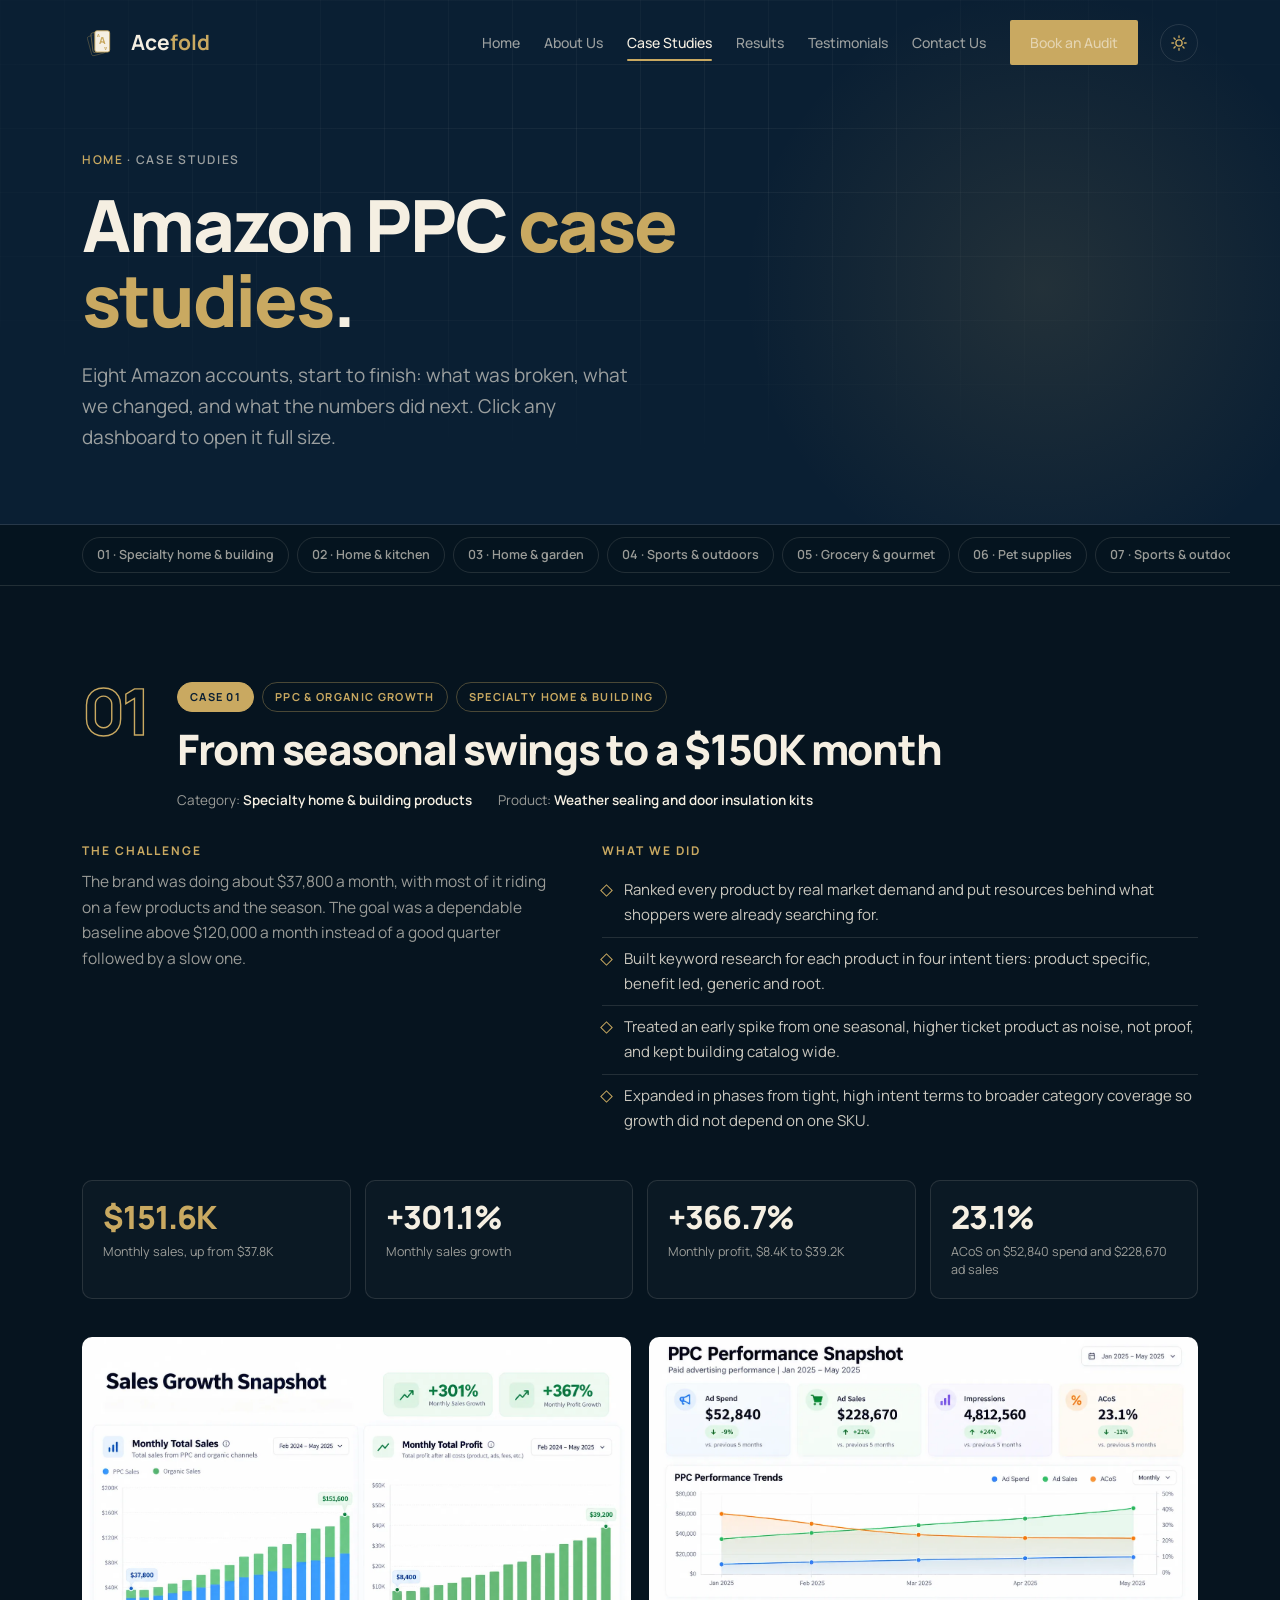
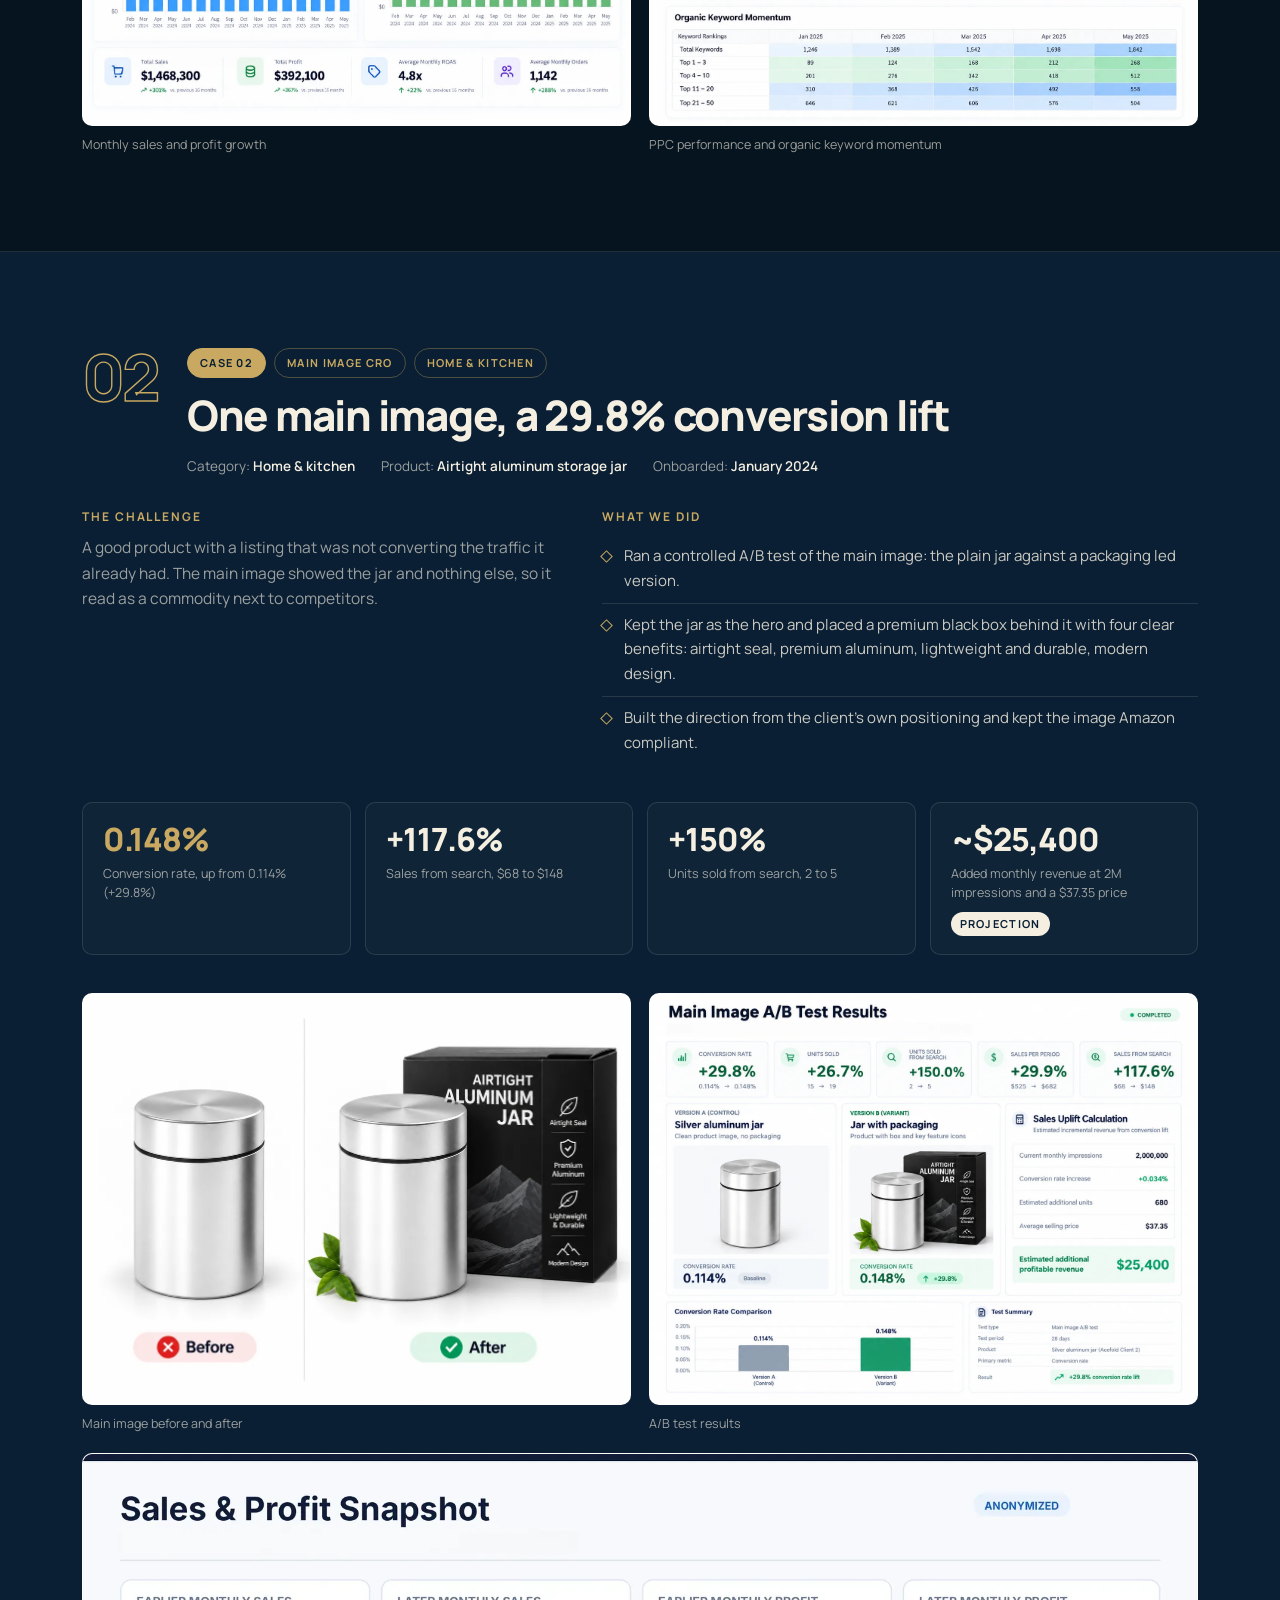
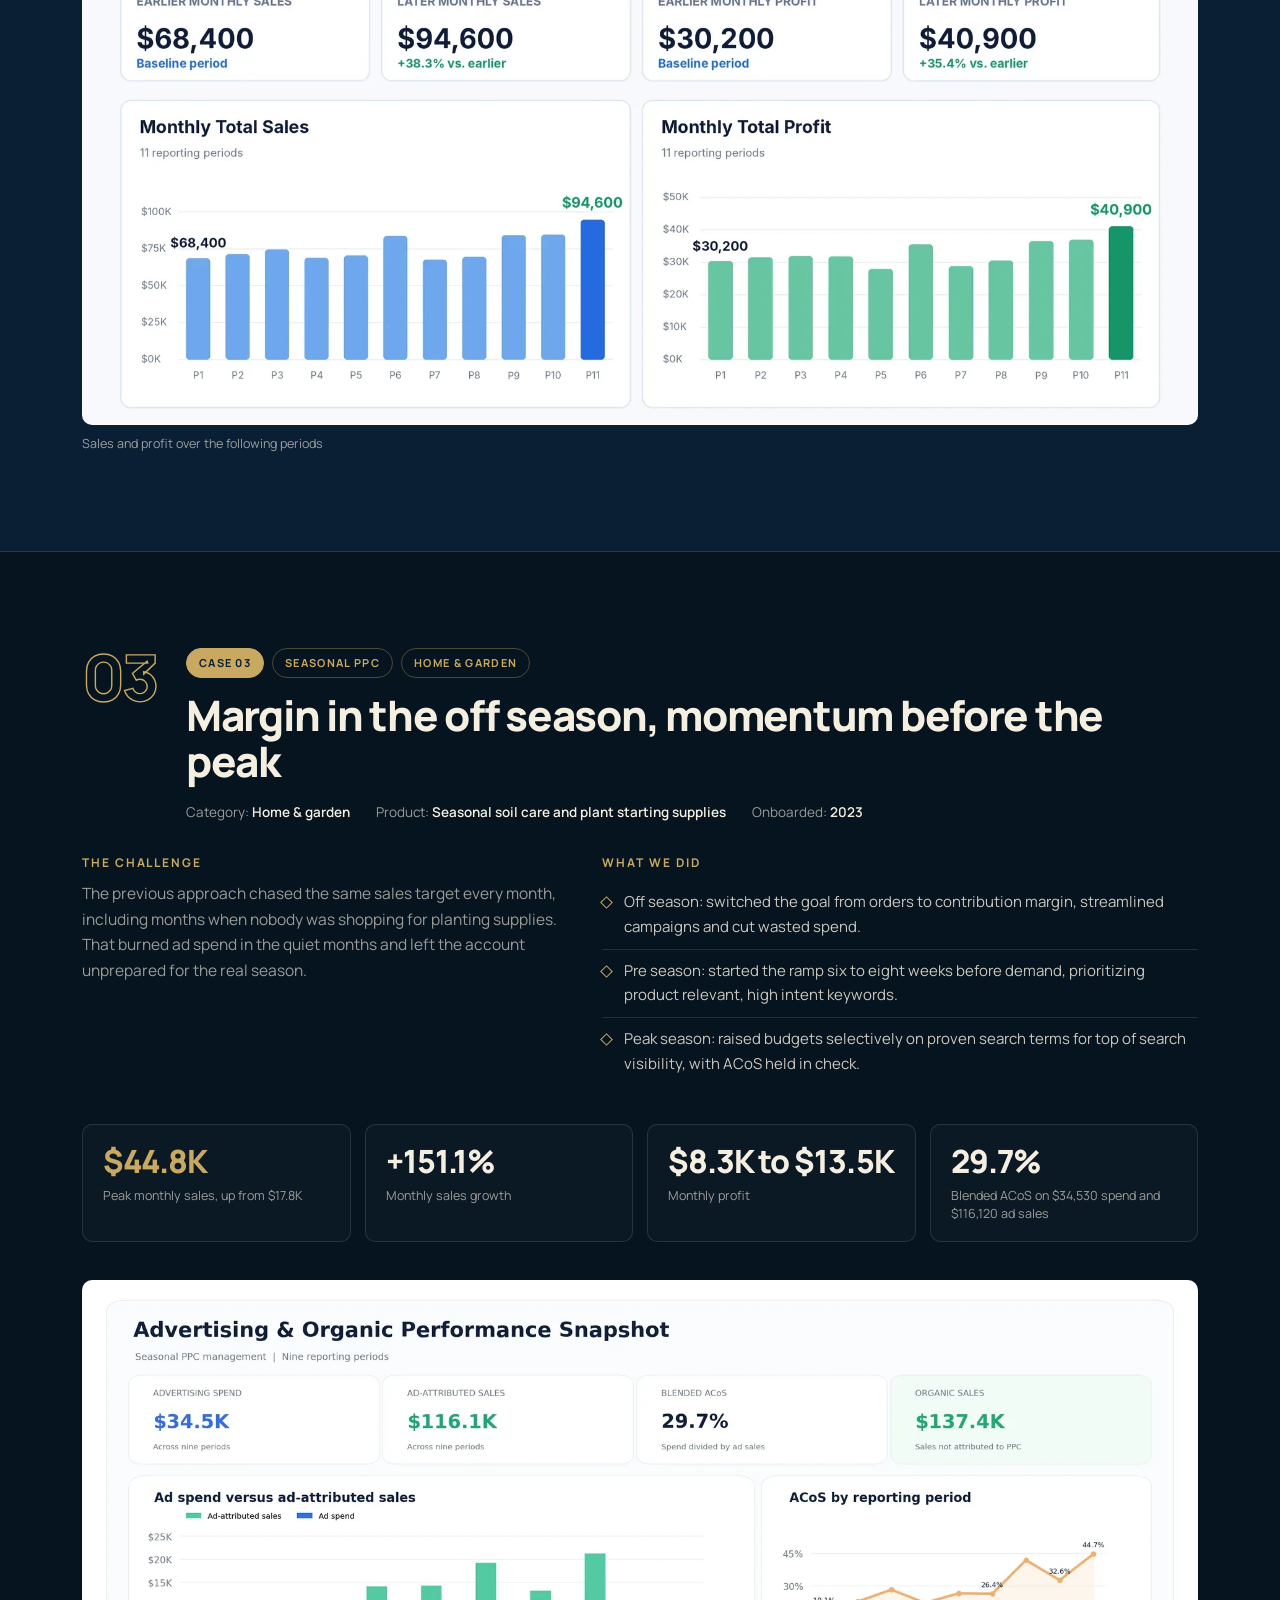
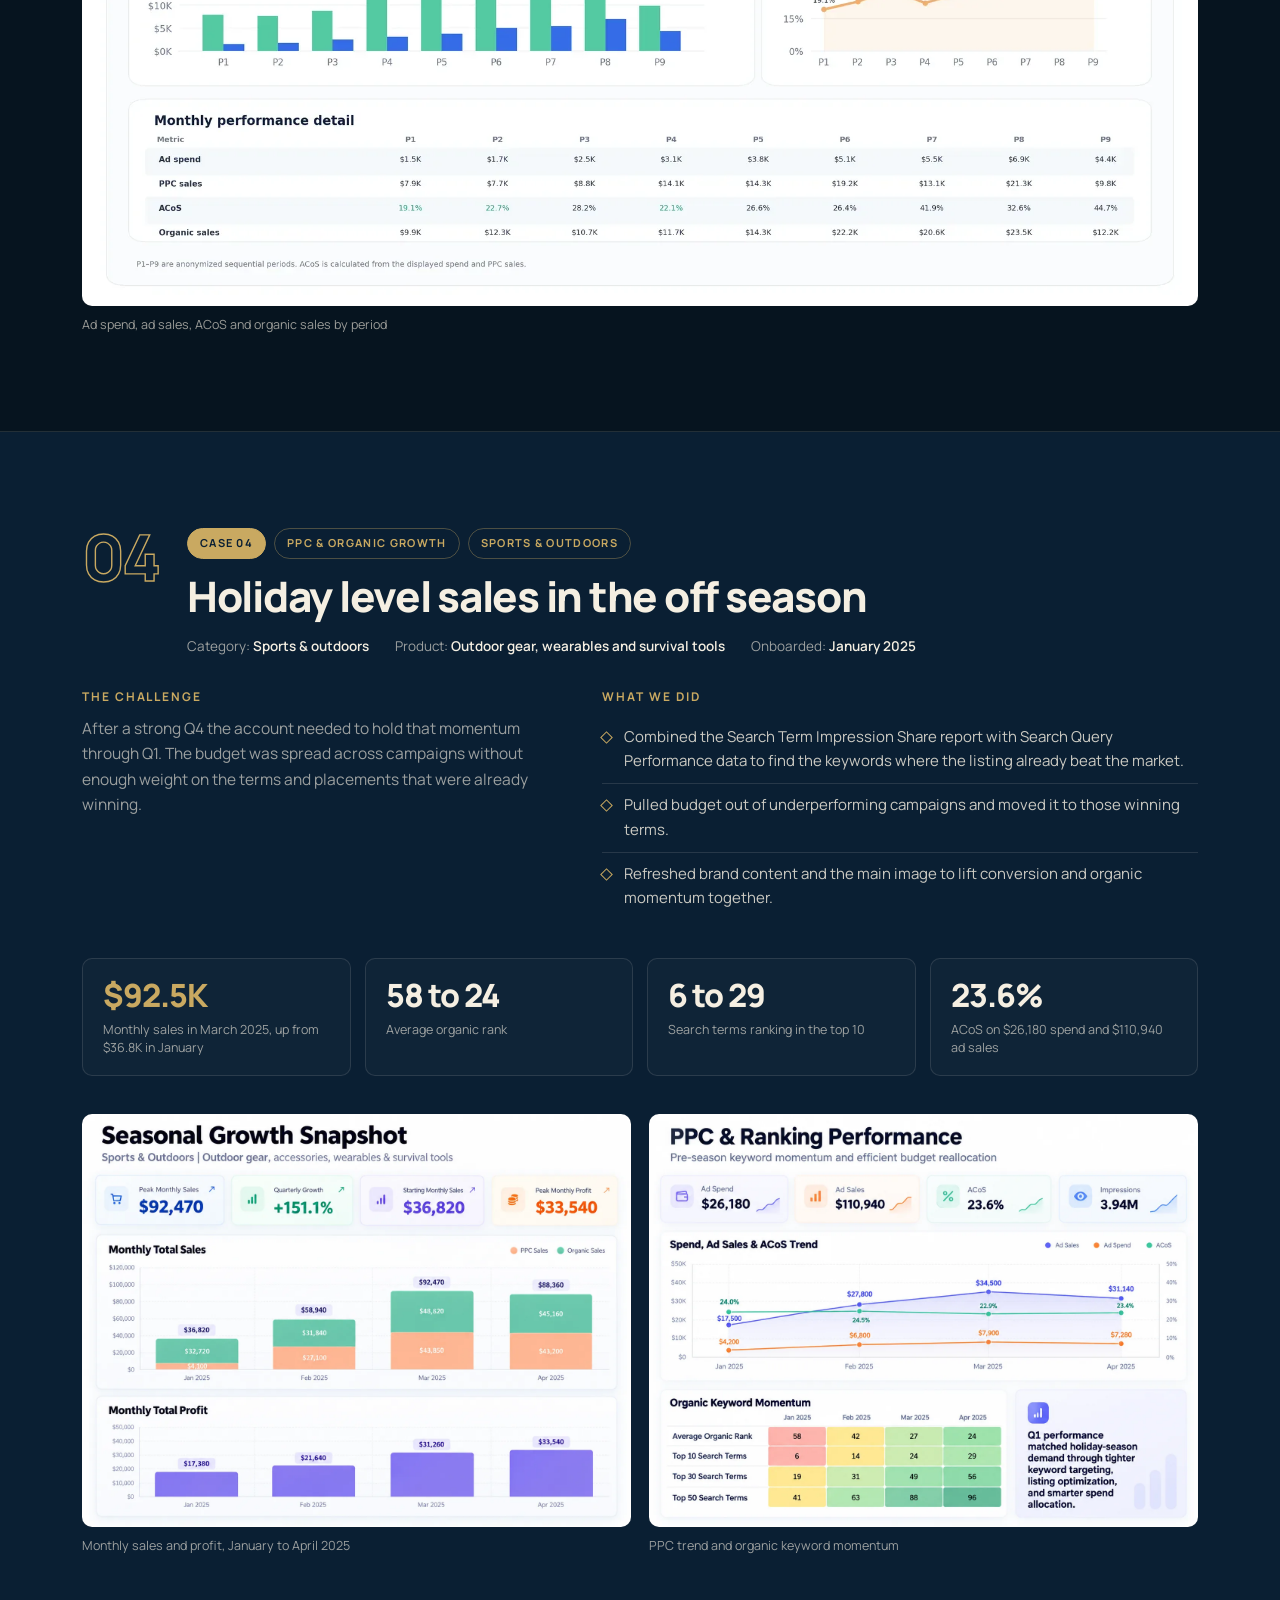
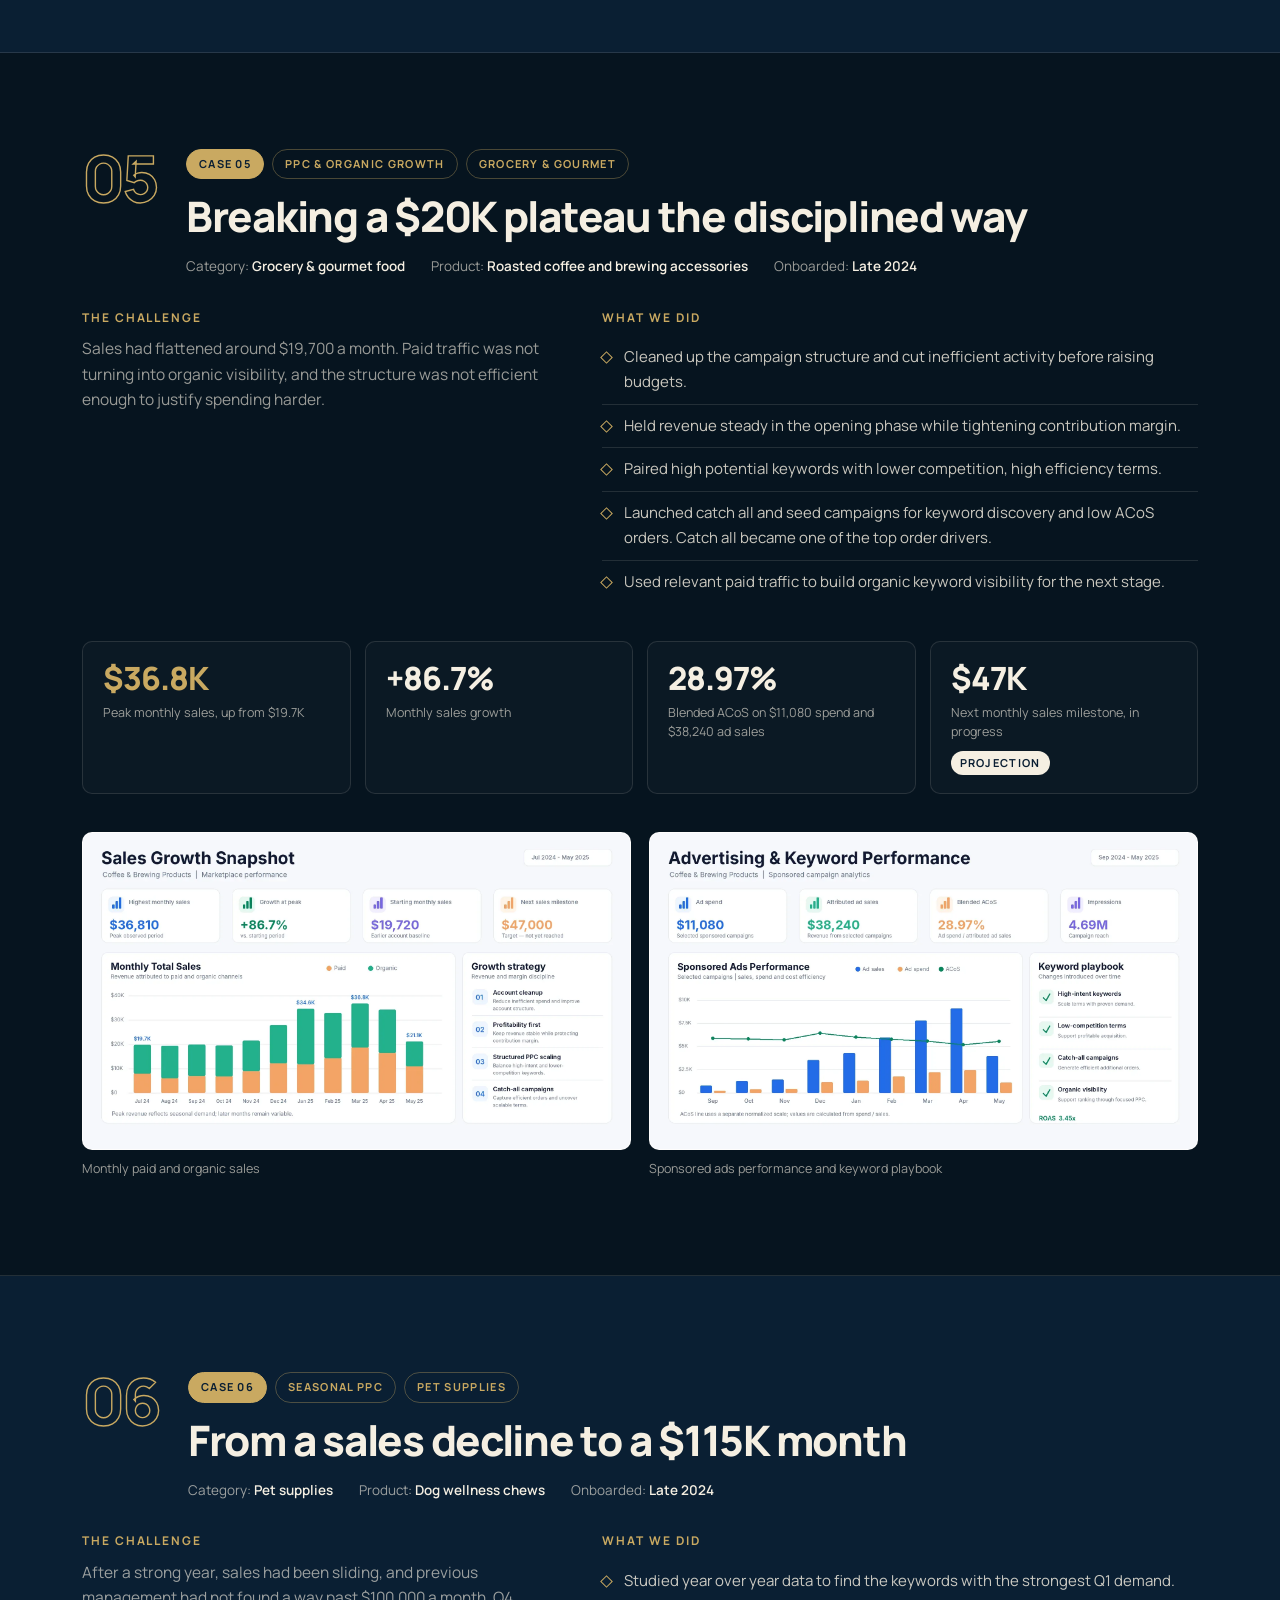
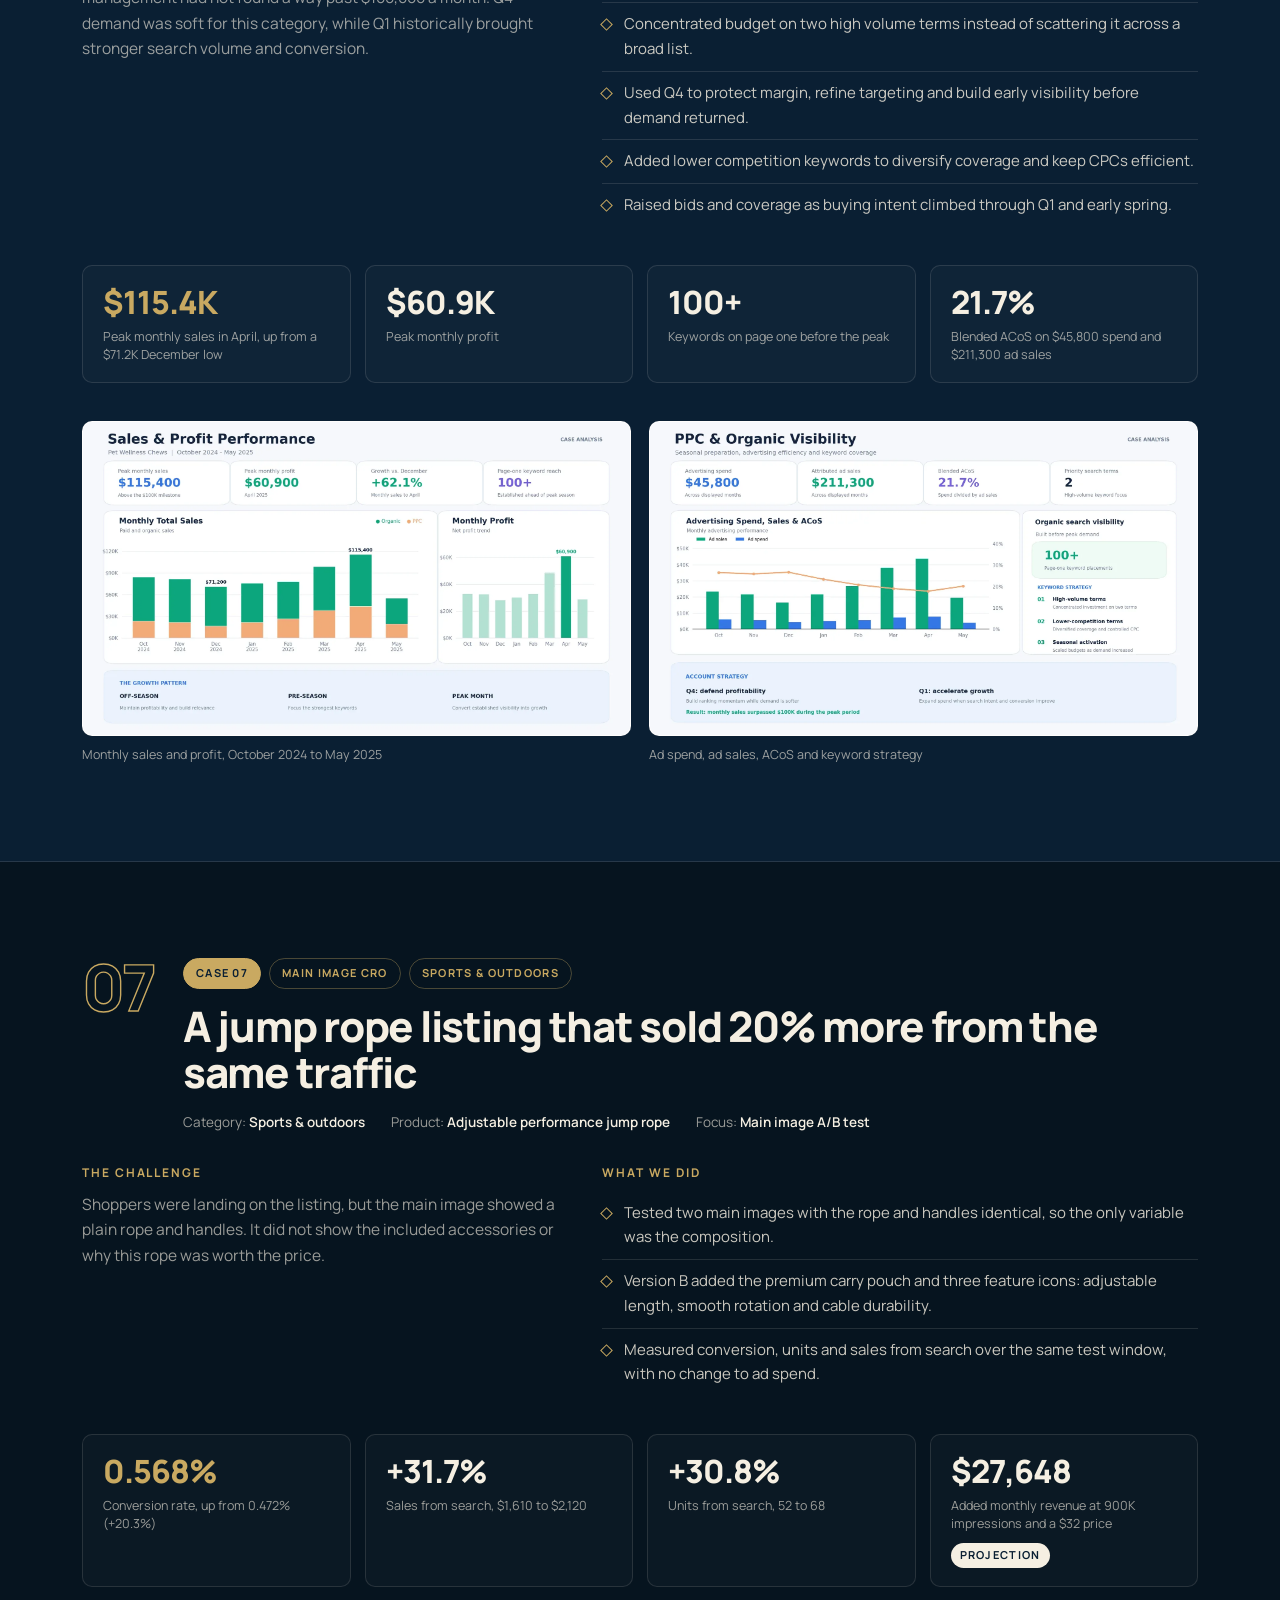
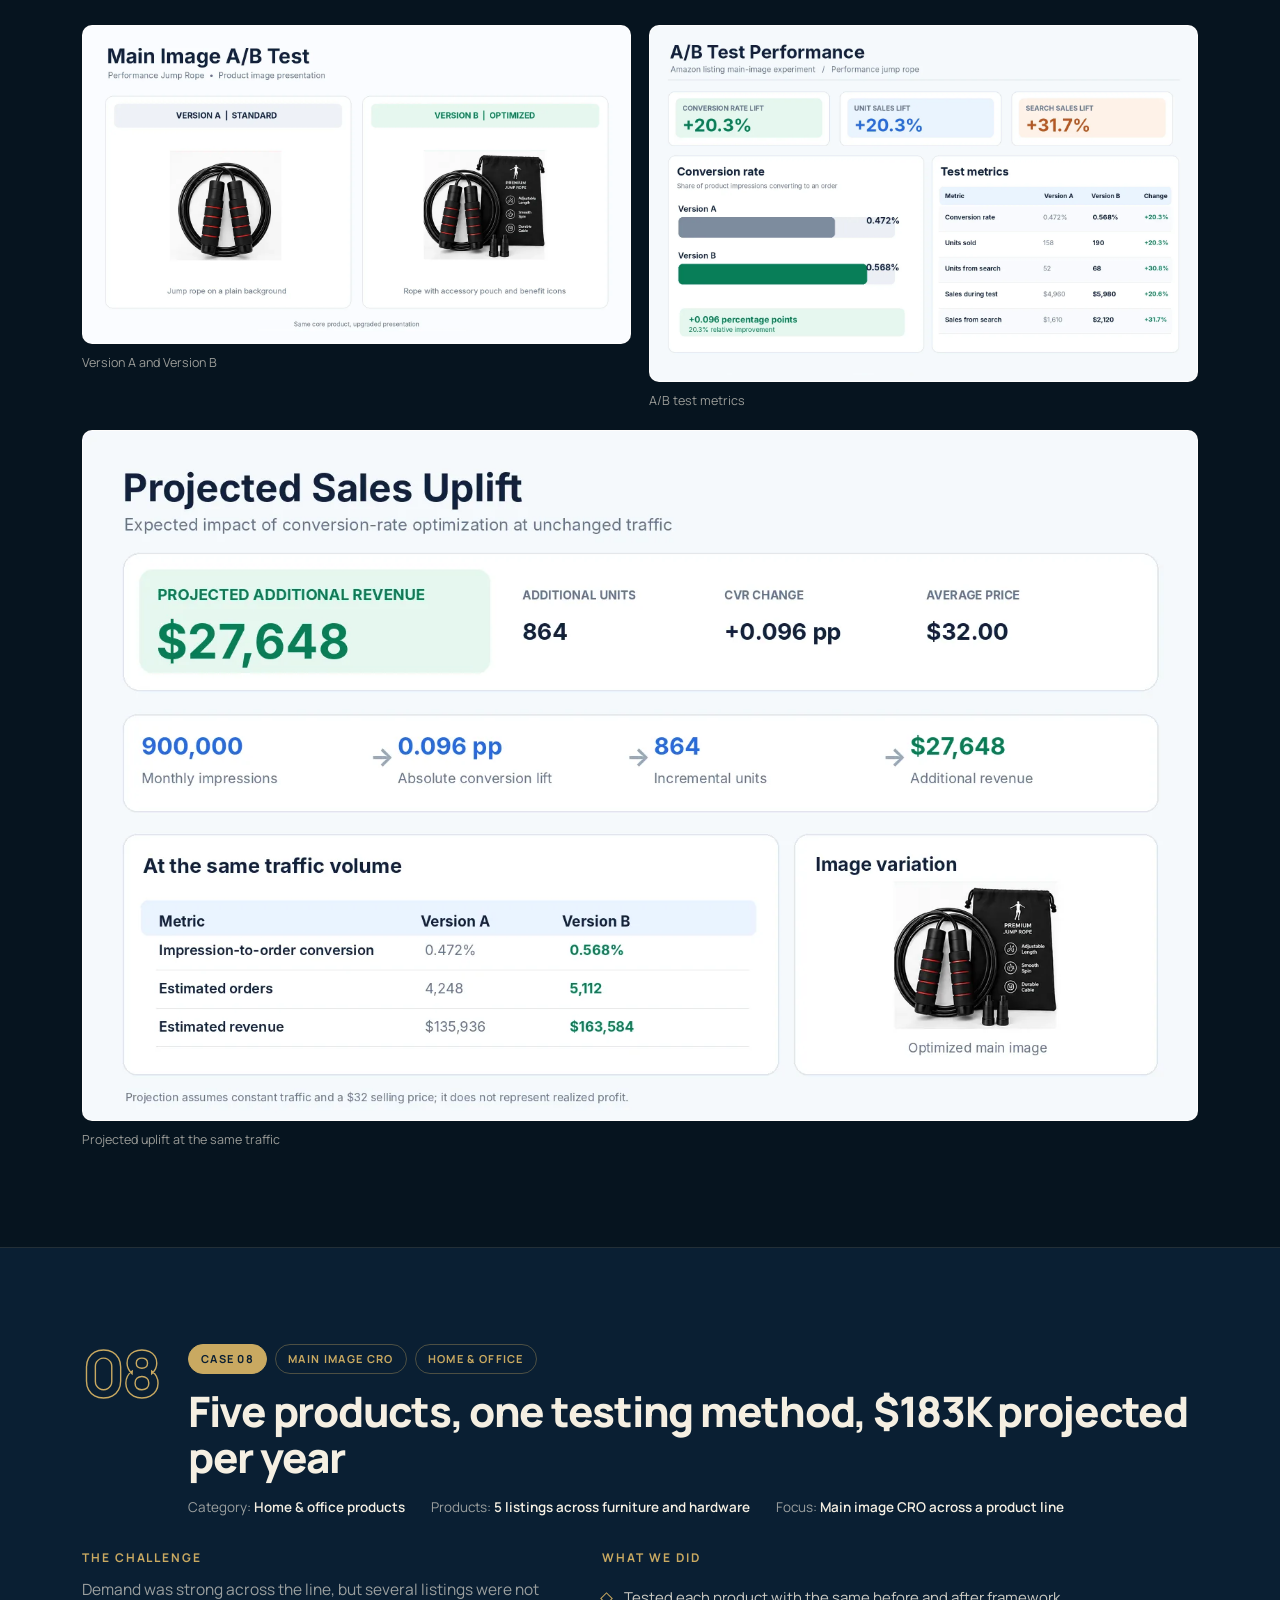
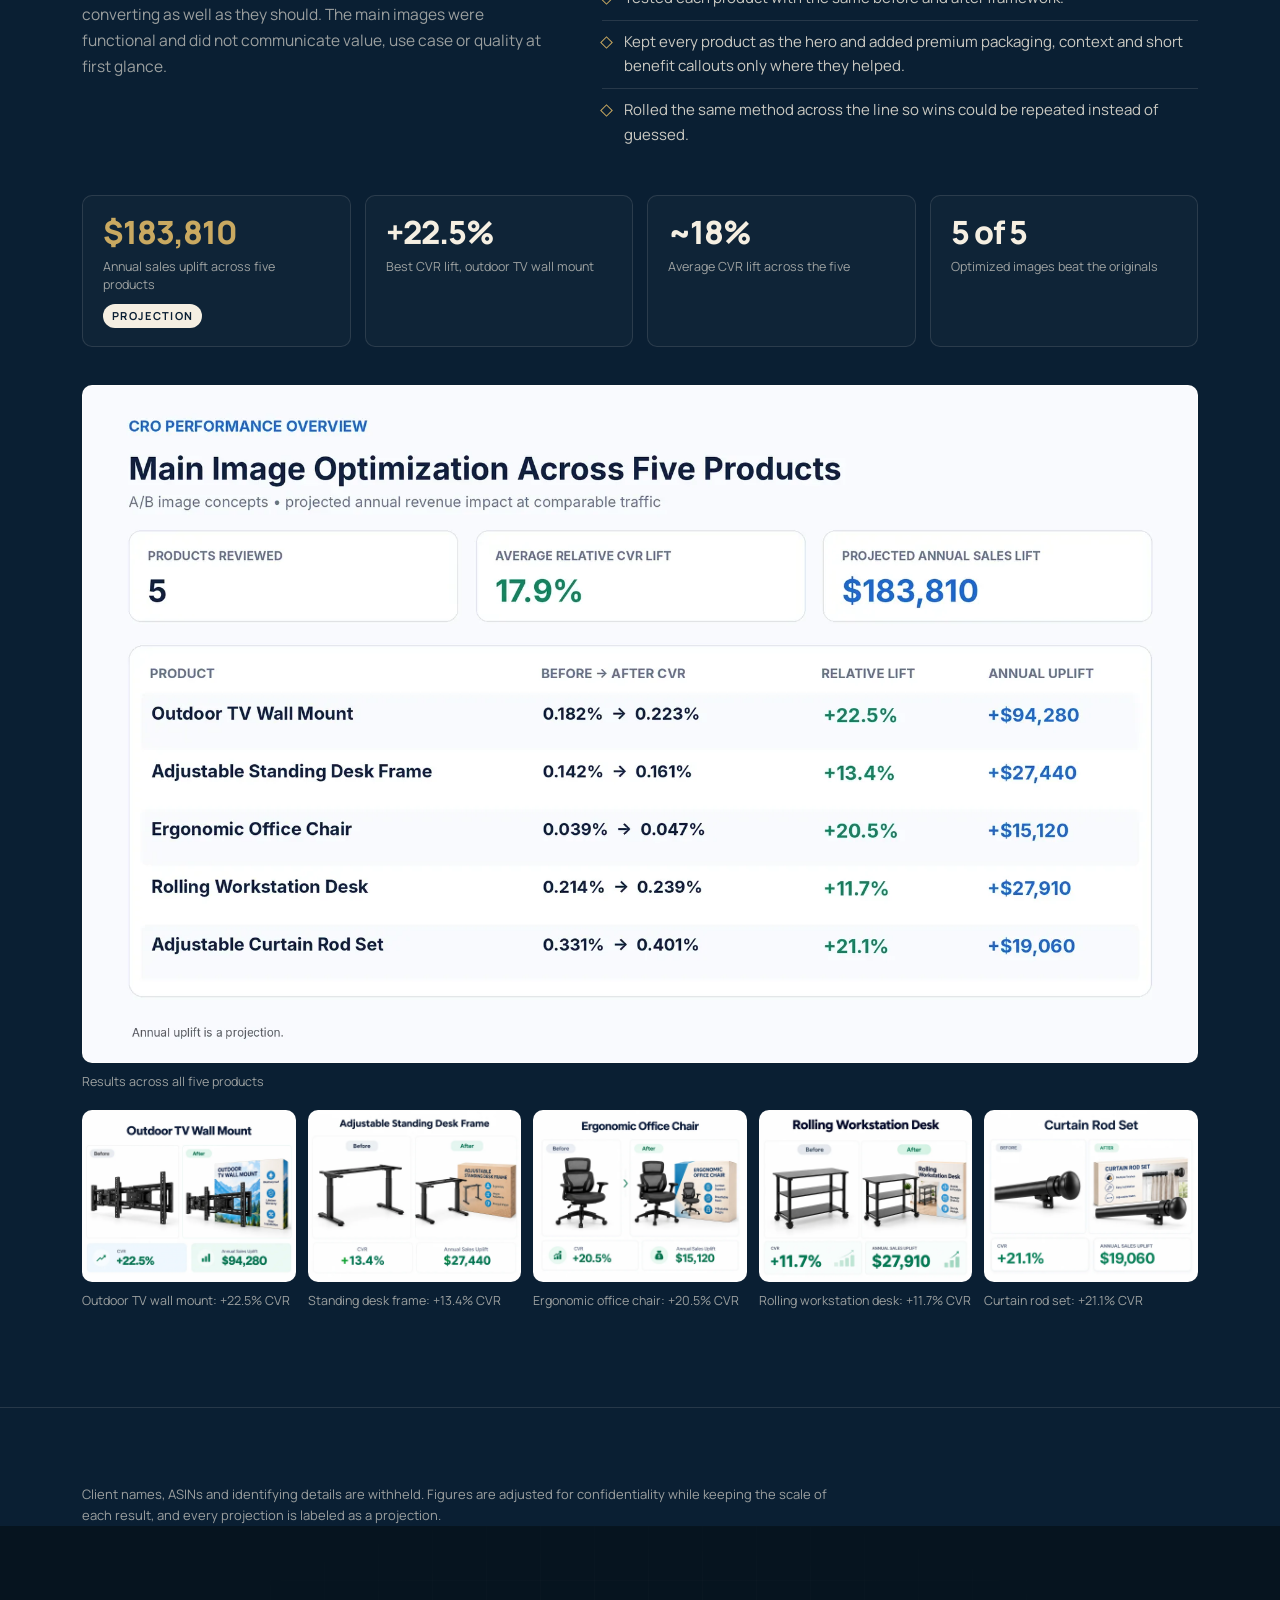
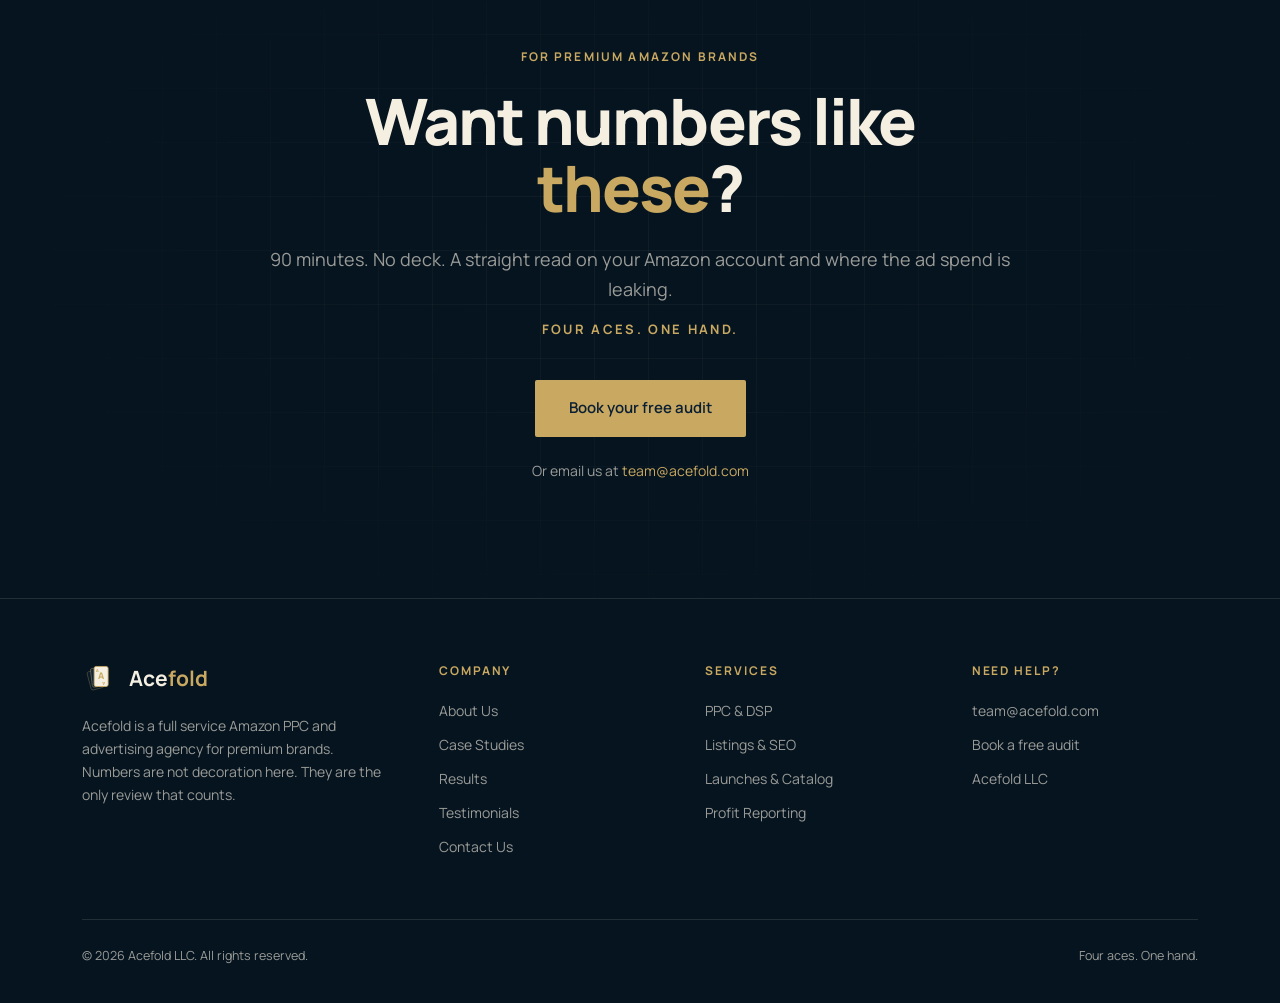
<file: case-studies.html>
<!DOCTYPE html>
<html lang="en">
<head>
<meta charset="UTF-8" />
<meta name="viewport" content="width=device-width, initial-scale=1.0" />
<title>Amazon PPC Case Studies | Acefold</title>
<meta name="description" content="Eight anonymized Amazon case studies: monthly sales up 301%, ACoS held near 22%, conversion lifts up to 29.8% from main image tests. The challenge, the method and the numbers." />
<link rel="preconnect" href="https://fonts.googleapis.com" />
<link rel="preconnect" href="https://fonts.gstatic.com" crossorigin />
<link rel="preload" as="style" href="https://fonts.googleapis.com/css2?family=Manrope:wght@400;500;600;700;800&display=swap" />
<link href="https://fonts.googleapis.com/css2?family=Manrope:wght@400;500;600;700;800&display=swap" rel="stylesheet" media="print" onload="this.media='all'" />
<noscript><link href="https://fonts.googleapis.com/css2?family=Manrope:wght@400;500;600;700;800&display=swap" rel="stylesheet" /></noscript>
<link rel="stylesheet" href="style.css" />
<script>try{if(localStorage.getItem('acefold-theme')==='light')document.documentElement.setAttribute('data-theme','light')}catch(e){}</script>
<link rel="canonical" href="https://acefold.com/case-studies.html" />
<meta name="robots" content="index, follow, max-image-preview:large" />
<meta property="og:type" content="website" />
<meta property="og:site_name" content="Acefold" />
<meta property="og:url" content="https://acefold.com/case-studies.html" />
<meta property="og:title" content="Amazon PPC Case Studies | Acefold" />
<meta property="og:description" content="Eight anonymized Amazon case studies: monthly sales up 301%, ACoS held near 22%, conversion lifts up to 29.8% from main image tests. The challenge, the method and the numbers." />
<meta name="twitter:card" content="summary_large_image" />
<script type="application/ld+json">
{
  "@context": "https://schema.org",
  "@type": "CollectionPage",
  "name": "Amazon PPC Case Studies",
  "url": "https://acefold.com/case-studies.html",
  "description": "Eight anonymized Amazon case studies: monthly sales up 301%, ACoS held near 22%, conversion lifts up to 29.8% from main image tests. The challenge, the method and the numbers.",
  "isPartOf": {
    "@id": "https://acefold.com/#website"
  },
  "breadcrumb": {
    "@type": "BreadcrumbList",
    "itemListElement": [
      {
        "@type": "ListItem",
        "position": 1,
        "name": "Home",
        "item": "https://acefold.com/"
      },
      {
        "@type": "ListItem",
        "position": 2,
        "name": "Case Studies",
        "item": "https://acefold.com/case-studies.html"
      }
    ]
  },
  "mainEntity": {
    "@type": "ItemList",
    "numberOfItems": 8,
    "itemListElement": [
      {
        "@type": "ListItem",
        "position": 1,
        "url": "https://acefold.com/case-studies.html#case-1",
        "name": "Case 01: From seasonal swings to a $150K month",
        "description": "PPC and organic growth, Specialty home and building. +301% monthly sales growth."
      },
      {
        "@type": "ListItem",
        "position": 2,
        "url": "https://acefold.com/case-studies.html#case-2",
        "name": "Case 02: One main image, a 29.8% conversion lift",
        "description": "Main image CRO, Home and kitchen. +29.8% conversion rate lift."
      },
      {
        "@type": "ListItem",
        "position": 3,
        "url": "https://acefold.com/case-studies.html#case-3",
        "name": "Case 03: Margin in the off season, momentum before the peak",
        "description": "Seasonal PPC, Home and garden. +151% monthly sales, start to peak."
      },
      {
        "@type": "ListItem",
        "position": 4,
        "url": "https://acefold.com/case-studies.html#case-4",
        "name": "Case 04: Holiday level sales in the off season",
        "description": "PPC and organic growth, Sports and outdoors. +151% monthly sales in one quarter."
      },
      {
        "@type": "ListItem",
        "position": 5,
        "url": "https://acefold.com/case-studies.html#case-5",
        "name": "Case 05: Breaking a $20K plateau the disciplined way",
        "description": "PPC and organic growth, Grocery and gourmet. +86.7% monthly sales, start to peak."
      },
      {
        "@type": "ListItem",
        "position": 6,
        "url": "https://acefold.com/case-studies.html#case-6",
        "name": "Case 06: From a sales decline to a $115K month",
        "description": "Seasonal PPC, Pet supplies. $115.4K peak monthly sales."
      },
      {
        "@type": "ListItem",
        "position": 7,
        "url": "https://acefold.com/case-studies.html#case-7",
        "name": "Case 07: A jump rope listing that sold 20% more from the same traffic",
        "description": "Main image CRO, Sports and outdoors. +20.3% conversion rate lift."
      },
      {
        "@type": "ListItem",
        "position": 8,
        "url": "https://acefold.com/case-studies.html#case-8",
        "name": "Case 08: Five products, one testing method, $183K projected per year",
        "description": "Main image CRO, Home and office. $183.8K projected annual uplift."
      }
    ]
  }
}
</script>
</head>
<body>

<svg width="0" height="0" style="position:absolute" aria-hidden="true"><defs>
  <symbol id="acemark" viewBox="0 0 56 56">
    <g transform="rotate(-15 28 40)"><rect x="14" y="14" width="22" height="31" rx="3" fill="#0A1F33" stroke="#C9A961" stroke-width="0.8" opacity="0.55"/></g>
    <g transform="rotate(-7 28 40)"><rect x="17" y="11" width="22" height="31" rx="3" fill="#13283d" stroke="#C9A961" stroke-width="0.8" opacity="0.8"/></g>
    <g><rect x="20" y="9" width="23" height="33" rx="3.2" fill="#F5EFE2" stroke="#C9A961" stroke-width="1.4"/>
      <text x="23" y="18" font-family="Manrope" font-size="6.5" font-weight="800" fill="#C9A961">A</text>
      <text x="31.5" y="42" font-family="Manrope" font-size="6.5" font-weight="800" fill="#C9A961" transform="rotate(180 35 38)">A</text>
      <text x="31.5" y="29.5" font-family="Manrope" font-size="15" font-weight="800" fill="#C9A961" text-anchor="middle">A</text></g>
  </symbol>
</defs></svg>

<div class="nav-bg" id="navbg"></div>
<nav>
  <a href="index.html" class="brand"><svg width="36" height="36"><use href="#acemark"/></svg><span class="brand-name">Ace<b>fold</b></span></a>
  <div class="nav-links" id="navlinks">
    <a href="index.html">Home</a>
    <a href="about.html">About Us</a>
    <a href="case-studies.html" class="active" aria-current="page">Case Studies</a>
    <a href="results.html">Results</a>
    <a href="testimonials.html">Testimonials</a>
    <a href="contact.html">Contact Us</a>
    <a href="https://calendly.com/team-acefold/30min" target="_blank" rel="noopener" class="btn btn-gold" style="padding:11px 20px">Book an Audit</a>
  </div>
  <button class="theme-toggle" id="themetoggle" type="button" aria-label="Switch to light mode"><svg class="i-sun" viewBox="0 0 24 24" fill="none" stroke="currentColor" stroke-width="1.8" stroke-linecap="round" aria-hidden="true"><circle cx="12" cy="12" r="4.2"/><path d="M12 2.5v2.2M12 19.3v2.2M2.5 12h2.2M19.3 12h2.2M5.3 5.3l1.6 1.6M17.1 17.1l1.6 1.6M5.3 18.7l1.6-1.6M17.1 6.9l1.6-1.6"/></svg><svg class="i-moon" viewBox="0 0 24 24" fill="none" stroke="currentColor" stroke-width="1.8" stroke-linecap="round" stroke-linejoin="round" aria-hidden="true"><path d="M20 14.6A8.2 8.2 0 0 1 9.4 4a8.2 8.2 0 1 0 10.6 10.6z"/></svg></button>
  <button class="nav-toggle" id="navtoggle" aria-label="Menu"><span></span><span></span><span></span></button>
</nav>

<section class="banner">
  <div class="hero-grid"></div>
  <div class="hero-glow"></div>
  <div class="wrap"><div class="banner-inner">
    <div class="crumb"><a href="index.html">Home</a> · Case Studies</div>
    <h1>Amazon PPC <span class="gold">case studies</span>.</h1>
    <p>Eight Amazon accounts, start to finish: what was broken, what we changed, and what the numbers did next. Click any dashboard to open it full size.</p>
  </div></div>
</section>
<div class="case-jump" role="navigation" aria-label="Jump to a case study"><div class="wrap"><a href="#case-1">01 · Specialty home &amp; building</a><a href="#case-2">02 · Home &amp; kitchen</a><a href="#case-3">03 · Home &amp; garden</a><a href="#case-4">04 · Sports &amp; outdoors</a><a href="#case-5">05 · Grocery &amp; gourmet</a><a href="#case-6">06 · Pet supplies</a><a href="#case-7">07 · Sports &amp; outdoors</a><a href="#case-8">08 · Home &amp; office</a></div></div>
<section class="case" id="case-1">
  <div class="wrap">
    <div class="case-top reveal">
      <div class="case-num">01</div>
      <div>
        <div class="case-tags"><span class="ctag solid">Case 01</span><span class="ctag">PPC &amp; organic growth</span><span class="ctag">Specialty home &amp; building</span></div>
        <h2>From seasonal swings to a $150K month</h2>
        <div class="case-meta"><span>Category: <b>Specialty home &amp; building products</b></span><span>Product: <b>Weather sealing and door insulation kits</b></span></div>
      </div>
    </div>
    <div class="case-cols reveal">
      <div><h3>The challenge</h3><p>The brand was doing about $37,800 a month, with most of it riding on a few products and the season. The goal was a dependable baseline above $120,000 a month instead of a good quarter followed by a slow one.</p></div>
      <div><h3>What we did</h3><ul><li>Ranked every product by real market demand and put resources behind what shoppers were already searching for.</li><li>Built keyword research for each product in four intent tiers: product specific, benefit led, generic and root.</li><li>Treated an early spike from one seasonal, higher ticket product as noise, not proof, and kept building catalog wide.</li><li>Expanded in phases from tight, high intent terms to broader category coverage so growth did not depend on one SKU.</li></ul></div>
    </div>
    <div class="case-metrics reveal"><div class="cm"><div class="v g">$151.6K</div><div class="l">Monthly sales, up from $37.8K</div></div><div class="cm"><div class="v">+301.1%</div><div class="l">Monthly sales growth</div></div><div class="cm"><div class="v">+366.7%</div><div class="l">Monthly profit, $8.4K to $39.2K</div></div><div class="cm"><div class="v">23.1%</div><div class="l">ACoS on $52,840 spend and $228,670 ad sales</div></div></div>
    <div class="case-figs reveal"><figure><a href="images/case-1-sales.webp" target="_blank" rel="noopener"><img src="images/case-1-sales.webp" alt="Monthly sales and profit growth" width="1491" height="1055" loading="lazy" decoding="async" /></a><figcaption>Monthly sales and profit growth</figcaption></figure><figure><a href="images/case-1-ppc.webp" target="_blank" rel="noopener"><img src="images/case-1-ppc.webp" alt="PPC performance and organic keyword momentum" width="1491" height="1055" loading="lazy" decoding="async" /></a><figcaption>PPC performance and organic keyword momentum</figcaption></figure></div>
    
  </div>
</section>
<section class="case" id="case-2">
  <div class="wrap">
    <div class="case-top reveal">
      <div class="case-num">02</div>
      <div>
        <div class="case-tags"><span class="ctag solid">Case 02</span><span class="ctag">Main image CRO</span><span class="ctag">Home &amp; kitchen</span></div>
        <h2>One main image, a 29.8% conversion lift</h2>
        <div class="case-meta"><span>Category: <b>Home &amp; kitchen</b></span><span>Product: <b>Airtight aluminum storage jar</b></span><span>Onboarded: <b>January 2024</b></span></div>
      </div>
    </div>
    <div class="case-cols reveal">
      <div><h3>The challenge</h3><p>A good product with a listing that was not converting the traffic it already had. The main image showed the jar and nothing else, so it read as a commodity next to competitors.</p></div>
      <div><h3>What we did</h3><ul><li>Ran a controlled A/B test of the main image: the plain jar against a packaging led version.</li><li>Kept the jar as the hero and placed a premium black box behind it with four clear benefits: airtight seal, premium aluminum, lightweight and durable, modern design.</li><li>Built the direction from the client's own positioning and kept the image Amazon compliant.</li></ul></div>
    </div>
    <div class="case-metrics reveal"><div class="cm"><div class="v g">0.148%</div><div class="l">Conversion rate, up from 0.114% (+29.8%)</div></div><div class="cm"><div class="v">+117.6%</div><div class="l">Sales from search, $68 to $148</div></div><div class="cm"><div class="v">+150%</div><div class="l">Units sold from search, 2 to 5</div></div><div class="cm"><div class="v">~$25,400</div><div class="l">Added monthly revenue at 2M impressions and a $37.35 price</div><span class="proj">Projection</span></div></div>
    <div class="case-figs reveal"><figure><a href="images/case-2-before-after.webp" target="_blank" rel="noopener"><img src="images/case-2-before-after.webp" alt="Main image before and after" width="1100" height="825" loading="lazy" decoding="async" /></a><figcaption>Main image before and after</figcaption></figure><figure><a href="images/case-2-ab-results.webp" target="_blank" rel="noopener"><img src="images/case-2-ab-results.webp" alt="A/B test results" width="1448" height="1086" loading="lazy" decoding="async" /></a><figcaption>A/B test results</figcaption></figure><figure><a href="images/case-2-sales-profit.webp" target="_blank" rel="noopener"><img src="images/case-2-sales-profit.webp" alt="Sales and profit over the following periods" width="1800" height="922" loading="lazy" decoding="async" /></a><figcaption>Sales and profit over the following periods</figcaption></figure></div>
    
  </div>
</section>
<section class="case" id="case-3">
  <div class="wrap">
    <div class="case-top reveal">
      <div class="case-num">03</div>
      <div>
        <div class="case-tags"><span class="ctag solid">Case 03</span><span class="ctag">Seasonal PPC</span><span class="ctag">Home &amp; garden</span></div>
        <h2>Margin in the off season, momentum before the peak</h2>
        <div class="case-meta"><span>Category: <b>Home &amp; garden</b></span><span>Product: <b>Seasonal soil care and plant starting supplies</b></span><span>Onboarded: <b>2023</b></span></div>
      </div>
    </div>
    <div class="case-cols reveal">
      <div><h3>The challenge</h3><p>The previous approach chased the same sales target every month, including months when nobody was shopping for planting supplies. That burned ad spend in the quiet months and left the account unprepared for the real season.</p></div>
      <div><h3>What we did</h3><ul><li>Off season: switched the goal from orders to contribution margin, streamlined campaigns and cut wasted spend.</li><li>Pre season: started the ramp six to eight weeks before demand, prioritizing product relevant, high intent keywords.</li><li>Peak season: raised budgets selectively on proven search terms for top of search visibility, with ACoS held in check.</li></ul></div>
    </div>
    <div class="case-metrics reveal"><div class="cm"><div class="v g">$44.8K</div><div class="l">Peak monthly sales, up from $17.8K</div></div><div class="cm"><div class="v">+151.1%</div><div class="l">Monthly sales growth</div></div><div class="cm"><div class="v">$8.3K to $13.5K</div><div class="l">Monthly profit</div></div><div class="cm"><div class="v">29.7%</div><div class="l">Blended ACoS on $34,530 spend and $116,120 ad sales</div></div></div>
    <div class="case-figs one reveal"><figure><a href="images/case-3-ppc-organic.webp" target="_blank" rel="noopener"><img src="images/case-3-ppc-organic.webp" alt="Ad spend, ad sales, ACoS and organic sales by period" width="1800" height="1008" loading="lazy" decoding="async" /></a><figcaption>Ad spend, ad sales, ACoS and organic sales by period</figcaption></figure></div>
    
  </div>
</section>
<section class="case" id="case-4">
  <div class="wrap">
    <div class="case-top reveal">
      <div class="case-num">04</div>
      <div>
        <div class="case-tags"><span class="ctag solid">Case 04</span><span class="ctag">PPC &amp; organic growth</span><span class="ctag">Sports &amp; outdoors</span></div>
        <h2>Holiday level sales in the off season</h2>
        <div class="case-meta"><span>Category: <b>Sports &amp; outdoors</b></span><span>Product: <b>Outdoor gear, wearables and survival tools</b></span><span>Onboarded: <b>January 2025</b></span></div>
      </div>
    </div>
    <div class="case-cols reveal">
      <div><h3>The challenge</h3><p>After a strong Q4 the account needed to hold that momentum through Q1. The budget was spread across campaigns without enough weight on the terms and placements that were already winning.</p></div>
      <div><h3>What we did</h3><ul><li>Combined the Search Term Impression Share report with Search Query Performance data to find the keywords where the listing already beat the market.</li><li>Pulled budget out of underperforming campaigns and moved it to those winning terms.</li><li>Refreshed brand content and the main image to lift conversion and organic momentum together.</li></ul></div>
    </div>
    <div class="case-metrics reveal"><div class="cm"><div class="v g">$92.5K</div><div class="l">Monthly sales in March 2025, up from $36.8K in January</div></div><div class="cm"><div class="v">58 to 24</div><div class="l">Average organic rank</div></div><div class="cm"><div class="v">6 to 29</div><div class="l">Search terms ranking in the top 10</div></div><div class="cm"><div class="v">23.6%</div><div class="l">ACoS on $26,180 spend and $110,940 ad sales</div></div></div>
    <div class="case-figs reveal"><figure><a href="images/case-4-growth.webp" target="_blank" rel="noopener"><img src="images/case-4-growth.webp" alt="Monthly sales and profit, January to April 2025" width="1448" height="1086" loading="lazy" decoding="async" /></a><figcaption>Monthly sales and profit, January to April 2025</figcaption></figure><figure><a href="images/case-4-ppc-rank.webp" target="_blank" rel="noopener"><img src="images/case-4-ppc-rank.webp" alt="PPC trend and organic keyword momentum" width="1448" height="1086" loading="lazy" decoding="async" /></a><figcaption>PPC trend and organic keyword momentum</figcaption></figure></div>
    
  </div>
</section>
<section class="case" id="case-5">
  <div class="wrap">
    <div class="case-top reveal">
      <div class="case-num">05</div>
      <div>
        <div class="case-tags"><span class="ctag solid">Case 05</span><span class="ctag">PPC &amp; organic growth</span><span class="ctag">Grocery &amp; gourmet</span></div>
        <h2>Breaking a $20K plateau the disciplined way</h2>
        <div class="case-meta"><span>Category: <b>Grocery &amp; gourmet food</b></span><span>Product: <b>Roasted coffee and brewing accessories</b></span><span>Onboarded: <b>Late 2024</b></span></div>
      </div>
    </div>
    <div class="case-cols reveal">
      <div><h3>The challenge</h3><p>Sales had flattened around $19,700 a month. Paid traffic was not turning into organic visibility, and the structure was not efficient enough to justify spending harder.</p></div>
      <div><h3>What we did</h3><ul><li>Cleaned up the campaign structure and cut inefficient activity before raising budgets.</li><li>Held revenue steady in the opening phase while tightening contribution margin.</li><li>Paired high potential keywords with lower competition, high efficiency terms.</li><li>Launched catch all and seed campaigns for keyword discovery and low ACoS orders. Catch all became one of the top order drivers.</li><li>Used relevant paid traffic to build organic keyword visibility for the next stage.</li></ul></div>
    </div>
    <div class="case-metrics reveal"><div class="cm"><div class="v g">$36.8K</div><div class="l">Peak monthly sales, up from $19.7K</div></div><div class="cm"><div class="v">+86.7%</div><div class="l">Monthly sales growth</div></div><div class="cm"><div class="v">28.97%</div><div class="l">Blended ACoS on $11,080 spend and $38,240 ad sales</div></div><div class="cm"><div class="v">$47K</div><div class="l">Next monthly sales milestone, in progress</div><span class="proj">Projection</span></div></div>
    <div class="case-figs reveal"><figure><a href="images/case-5-sales.webp" target="_blank" rel="noopener"><img src="images/case-5-sales.webp" alt="Monthly paid and organic sales" width="1800" height="1040" loading="lazy" decoding="async" /></a><figcaption>Monthly paid and organic sales</figcaption></figure><figure><a href="images/case-5-ppc.webp" target="_blank" rel="noopener"><img src="images/case-5-ppc.webp" alt="Sponsored ads performance and keyword playbook" width="1800" height="1040" loading="lazy" decoding="async" /></a><figcaption>Sponsored ads performance and keyword playbook</figcaption></figure></div>
    
  </div>
</section>
<section class="case" id="case-6">
  <div class="wrap">
    <div class="case-top reveal">
      <div class="case-num">06</div>
      <div>
        <div class="case-tags"><span class="ctag solid">Case 06</span><span class="ctag">Seasonal PPC</span><span class="ctag">Pet supplies</span></div>
        <h2>From a sales decline to a $115K month</h2>
        <div class="case-meta"><span>Category: <b>Pet supplies</b></span><span>Product: <b>Dog wellness chews</b></span><span>Onboarded: <b>Late 2024</b></span></div>
      </div>
    </div>
    <div class="case-cols reveal">
      <div><h3>The challenge</h3><p>After a strong year, sales had been sliding, and previous management had not found a way past $100,000 a month. Q4 demand was soft for this category, while Q1 historically brought stronger search volume and conversion.</p></div>
      <div><h3>What we did</h3><ul><li>Studied year over year data to find the keywords with the strongest Q1 demand.</li><li>Concentrated budget on two high volume terms instead of scattering it across a broad list.</li><li>Used Q4 to protect margin, refine targeting and build early visibility before demand returned.</li><li>Added lower competition keywords to diversify coverage and keep CPCs efficient.</li><li>Raised bids and coverage as buying intent climbed through Q1 and early spring.</li></ul></div>
    </div>
    <div class="case-metrics reveal"><div class="cm"><div class="v g">$115.4K</div><div class="l">Peak monthly sales in April, up from a $71.2K December low</div></div><div class="cm"><div class="v">$60.9K</div><div class="l">Peak monthly profit</div></div><div class="cm"><div class="v">100+</div><div class="l">Keywords on page one before the peak</div></div><div class="cm"><div class="v">21.7%</div><div class="l">Blended ACoS on $45,800 spend and $211,300 ad sales</div></div></div>
    <div class="case-figs reveal"><figure><a href="images/case-6-sales-profit.webp" target="_blank" rel="noopener"><img src="images/case-6-sales-profit.webp" alt="Monthly sales and profit, October 2024 to May 2025" width="1800" height="1029" loading="lazy" decoding="async" /></a><figcaption>Monthly sales and profit, October 2024 to May 2025</figcaption></figure><figure><a href="images/case-6-ppc-organic.webp" target="_blank" rel="noopener"><img src="images/case-6-ppc-organic.webp" alt="Ad spend, ad sales, ACoS and keyword strategy" width="1800" height="1029" loading="lazy" decoding="async" /></a><figcaption>Ad spend, ad sales, ACoS and keyword strategy</figcaption></figure></div>
    
  </div>
</section>
<section class="case" id="case-7">
  <div class="wrap">
    <div class="case-top reveal">
      <div class="case-num">07</div>
      <div>
        <div class="case-tags"><span class="ctag solid">Case 07</span><span class="ctag">Main image CRO</span><span class="ctag">Sports &amp; outdoors</span></div>
        <h2>A jump rope listing that sold 20% more from the same traffic</h2>
        <div class="case-meta"><span>Category: <b>Sports &amp; outdoors</b></span><span>Product: <b>Adjustable performance jump rope</b></span><span>Focus: <b>Main image A/B test</b></span></div>
      </div>
    </div>
    <div class="case-cols reveal">
      <div><h3>The challenge</h3><p>Shoppers were landing on the listing, but the main image showed a plain rope and handles. It did not show the included accessories or why this rope was worth the price.</p></div>
      <div><h3>What we did</h3><ul><li>Tested two main images with the rope and handles identical, so the only variable was the composition.</li><li>Version B added the premium carry pouch and three feature icons: adjustable length, smooth rotation and cable durability.</li><li>Measured conversion, units and sales from search over the same test window, with no change to ad spend.</li></ul></div>
    </div>
    <div class="case-metrics reveal"><div class="cm"><div class="v g">0.568%</div><div class="l">Conversion rate, up from 0.472% (+20.3%)</div></div><div class="cm"><div class="v">+31.7%</div><div class="l">Sales from search, $1,610 to $2,120</div></div><div class="cm"><div class="v">+30.8%</div><div class="l">Units from search, 52 to 68</div></div><div class="cm"><div class="v">$27,648</div><div class="l">Added monthly revenue at 900K impressions and a $32 price</div><span class="proj">Projection</span></div></div>
    <div class="case-figs reveal"><figure><a href="images/case-7-before-after.webp" target="_blank" rel="noopener"><img src="images/case-7-before-after.webp" alt="Version A and Version B" width="1600" height="930" loading="lazy" decoding="async" /></a><figcaption>Version A and Version B</figcaption></figure><figure><a href="images/case-7-ab-performance.webp" target="_blank" rel="noopener"><img src="images/case-7-ab-performance.webp" alt="A/B test metrics" width="1600" height="1040" loading="lazy" decoding="async" /></a><figcaption>A/B test metrics</figcaption></figure><figure><a href="images/case-7-sales-uplift.webp" target="_blank" rel="noopener"><img src="images/case-7-sales-uplift.webp" alt="Projected uplift at the same traffic" width="1600" height="990" loading="lazy" decoding="async" /></a><figcaption>Projected uplift at the same traffic</figcaption></figure></div>
    
  </div>
</section>
<section class="case" id="case-8">
  <div class="wrap">
    <div class="case-top reveal">
      <div class="case-num">08</div>
      <div>
        <div class="case-tags"><span class="ctag solid">Case 08</span><span class="ctag">Main image CRO</span><span class="ctag">Home &amp; office</span></div>
        <h2>Five products, one testing method, $183K projected per year</h2>
        <div class="case-meta"><span>Category: <b>Home &amp; office products</b></span><span>Products: <b>5 listings across furniture and hardware</b></span><span>Focus: <b>Main image CRO across a product line</b></span></div>
      </div>
    </div>
    <div class="case-cols reveal">
      <div><h3>The challenge</h3><p>Demand was strong across the line, but several listings were not converting as well as they should. The main images were functional and did not communicate value, use case or quality at first glance.</p></div>
      <div><h3>What we did</h3><ul><li>Tested each product with the same before and after framework.</li><li>Kept every product as the hero and added premium packaging, context and short benefit callouts only where they helped.</li><li>Rolled the same method across the line so wins could be repeated instead of guessed.</li></ul></div>
    </div>
    <div class="case-metrics reveal"><div class="cm"><div class="v g">$183,810</div><div class="l">Annual sales uplift across five products</div><span class="proj">Projection</span></div><div class="cm"><div class="v">+22.5%</div><div class="l">Best CVR lift, outdoor TV wall mount</div></div><div class="cm"><div class="v">~18%</div><div class="l">Average CVR lift across the five</div></div><div class="cm"><div class="v">5 of 5</div><div class="l">Optimized images beat the originals</div></div></div>
    <div class="case-figs one reveal"><figure><a href="images/case-8-summary.webp" target="_blank" rel="noopener"><img src="images/case-8-summary.webp" alt="Results across all five products" width="1800" height="1092" loading="lazy" decoding="async" /></a><figcaption>Results across all five products</figcaption></figure></div>
    <div class="case-figs five"><figure><a href="images/case-8-tv-mount.webp" target="_blank" rel="noopener"><img src="images/case-8-tv-mount.webp" alt="Outdoor TV wall mount: +22.5% CVR" width="900" height="720" loading="lazy" decoding="async" /></a><figcaption>Outdoor TV wall mount: +22.5% CVR</figcaption></figure><figure><a href="images/case-8-standing-desk.webp" target="_blank" rel="noopener"><img src="images/case-8-standing-desk.webp" alt="Standing desk frame: +13.4% CVR" width="900" height="720" loading="lazy" decoding="async" /></a><figcaption>Standing desk frame: +13.4% CVR</figcaption></figure><figure><a href="images/case-8-office-chair.webp" target="_blank" rel="noopener"><img src="images/case-8-office-chair.webp" alt="Ergonomic office chair: +20.5% CVR" width="900" height="720" loading="lazy" decoding="async" /></a><figcaption>Ergonomic office chair: +20.5% CVR</figcaption></figure><figure><a href="images/case-8-workstation-desk.webp" target="_blank" rel="noopener"><img src="images/case-8-workstation-desk.webp" alt="Rolling workstation desk: +11.7% CVR" width="900" height="720" loading="lazy" decoding="async" /></a><figcaption>Rolling workstation desk: +11.7% CVR</figcaption></figure><figure><a href="images/case-8-curtain-rod.webp" target="_blank" rel="noopener"><img src="images/case-8-curtain-rod.webp" alt="Curtain rod set: +21.1% CVR" width="900" height="720" loading="lazy" decoding="async" /></a><figcaption>Curtain rod set: +21.1% CVR</figcaption></figure></div>
  </div>
</section>
<section class="sec" style="padding:56px 0 0"><div class="wrap"><p class="disclose">Client names, ASINs and identifying details are withheld. Figures are adjusted for confidentiality while keeping the scale of each result, and every projection is labeled as a projection.</p></div></section>

<section class="cta">
  <div class="cta-grid"></div>
  <div class="wrap"><div class="cta-inner">
    <span class="eyebrow reveal">For premium Amazon brands</span>
    <h2 class="reveal">Want numbers like <span class="gold">these</span>?</h2>
    <p class="reveal">90 minutes. No deck. A straight read on your Amazon account and where the ad spend is leaking.</p>
    <p class="sub reveal">Four aces. One hand.</p>
    <a href="https://calendly.com/team-acefold/30min" target="_blank" rel="noopener" class="btn btn-gold reveal" style="margin-top:40px;padding:16px 34px;font-size:15px">Book your free audit</a>
    <p class="email reveal">Or email us at <a href="mailto:team@acefold.com">team@acefold.com</a></p>
  </div></div>
</section>

<footer>
  <div class="wrap">
    <div class="foot-top">
      <div class="foot-brand">
        <a href="index.html" class="brand"><svg width="34" height="34"><use href="#acemark"/></svg><span class="brand-name">Ace<b>fold</b></span></a>
        <p>Acefold is a full service Amazon PPC and advertising agency for premium brands. Numbers are not decoration here. They are the only review that counts.</p>
      </div>
      <div class="foot-col"><h4>Company</h4><a href="about.html">About Us</a><a href="case-studies.html">Case Studies</a><a href="results.html">Results</a><a href="testimonials.html">Testimonials</a><a href="contact.html">Contact Us</a></div>
      <div class="foot-col"><h4>Services</h4><a href="index.html#services">PPC &amp; DSP</a><a href="index.html#services">Listings &amp; SEO</a><a href="index.html#services">Launches &amp; Catalog</a><a href="index.html#services">Profit Reporting</a></div>
      <div class="foot-col"><h4>Need help?</h4><a href="mailto:team@acefold.com">team@acefold.com</a><a href="https://calendly.com/team-acefold/30min" target="_blank" rel="noopener">Book a free audit</a><span>Acefold LLC</span></div>
    </div>
    <div class="foot-bottom"><span>&copy; 2026 Acefold LLC. All rights reserved.</span><span>Four aces. One hand.</span></div>
  </div>
</footer>

<script>
  const navbg=document.getElementById('navbg');
  window.addEventListener('scroll',()=>navbg.classList.toggle('scrolled',window.scrollY>40));
  const toggle=document.getElementById('navtoggle'),links=document.getElementById('navlinks');
  toggle.addEventListener('click',()=>links.classList.toggle('open'));
  links.querySelectorAll('a').forEach(a=>a.addEventListener('click',()=>links.classList.remove('open')));
  const io=new IntersectionObserver((es)=>{es.forEach(e=>{if(e.isIntersecting){e.target.classList.add('visible');io.unobserve(e.target)}})},{threshold:0.08});
  document.querySelectorAll('.reveal').forEach((el,i)=>{el.style.transitionDelay=(i%3*0.06)+'s';io.observe(el)});
</script>

<script>
  const themeBtn=document.getElementById('themetoggle');
  const setThemeLabel=()=>themeBtn.setAttribute('aria-label',document.documentElement.getAttribute('data-theme')==='light'?'Switch to dark mode':'Switch to light mode');
  setThemeLabel();
  themeBtn.addEventListener('click',()=>{
    const light=document.documentElement.getAttribute('data-theme')!=='light';
    if(light)document.documentElement.setAttribute('data-theme','light');else document.documentElement.removeAttribute('data-theme');
    try{localStorage.setItem('acefold-theme',light?'light':'dark')}catch(e){}
    setThemeLabel();
  });
</script>
</body>
</html>
</file>
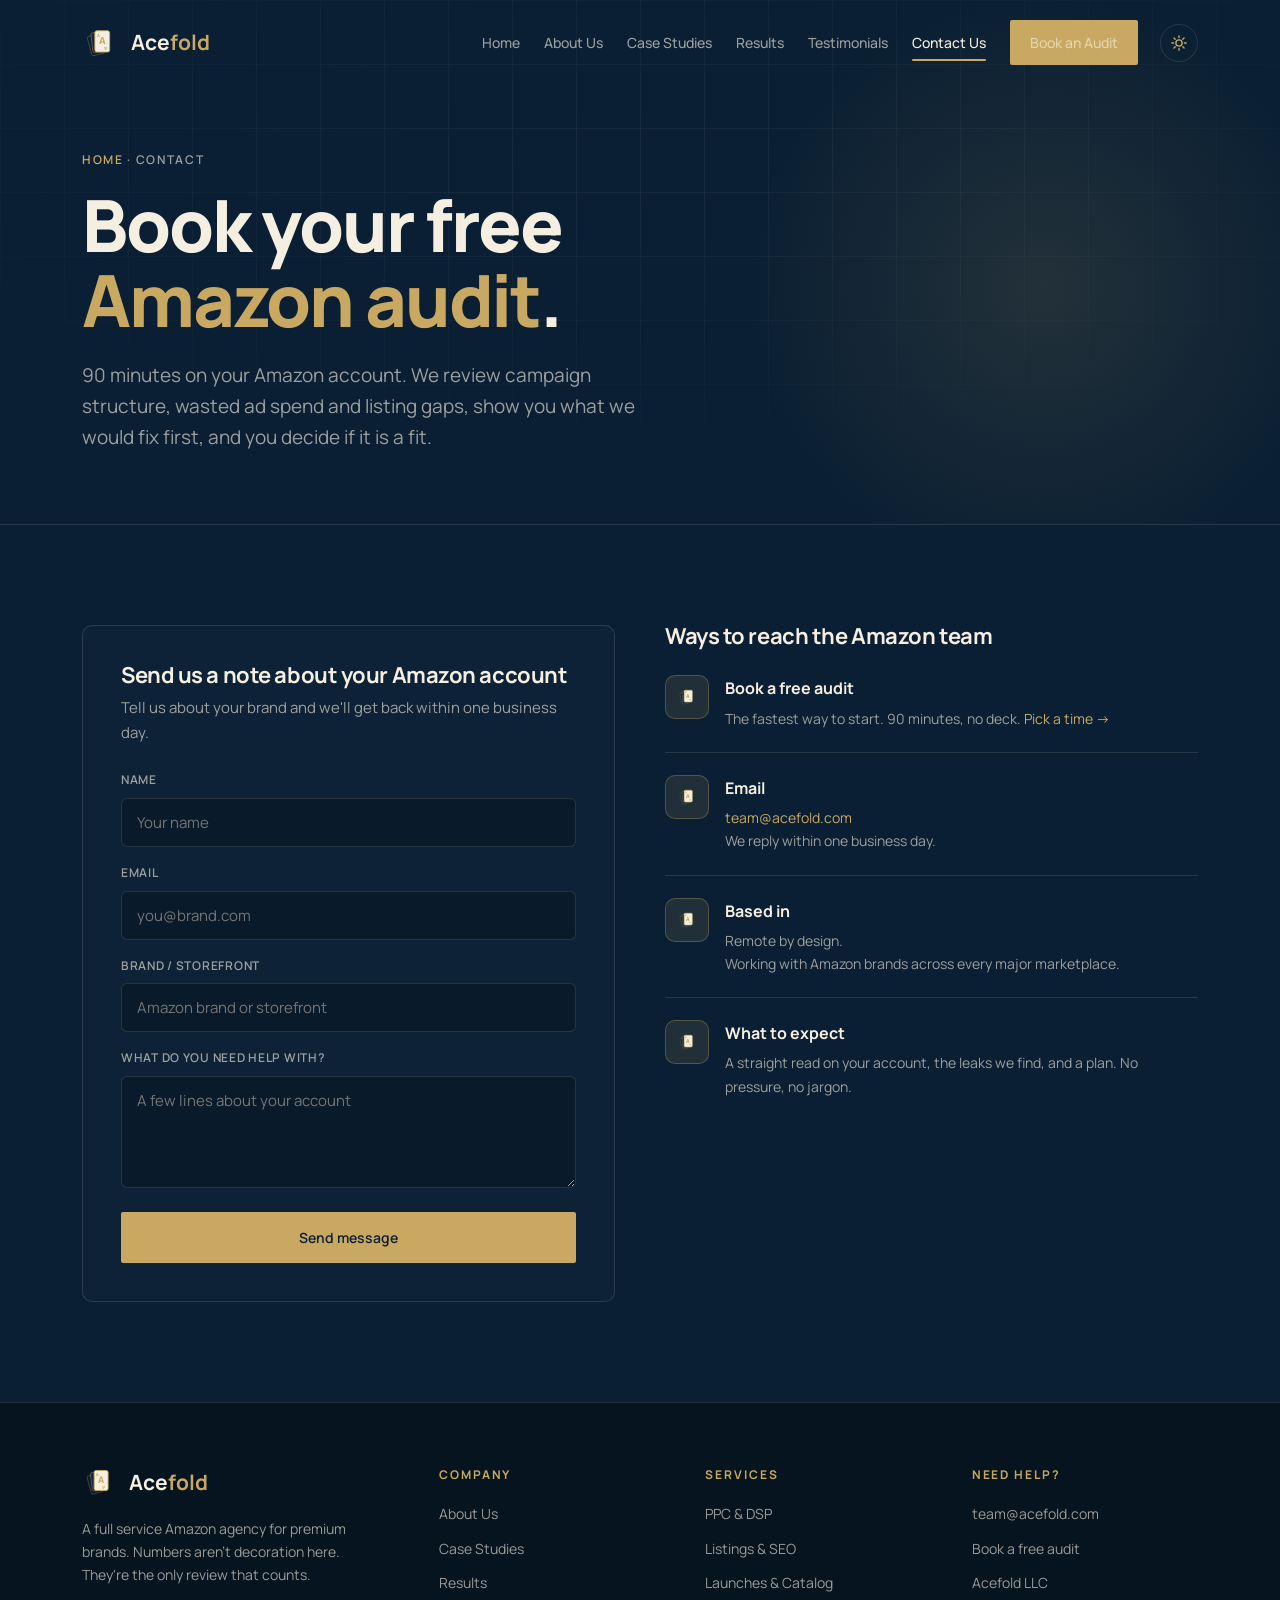
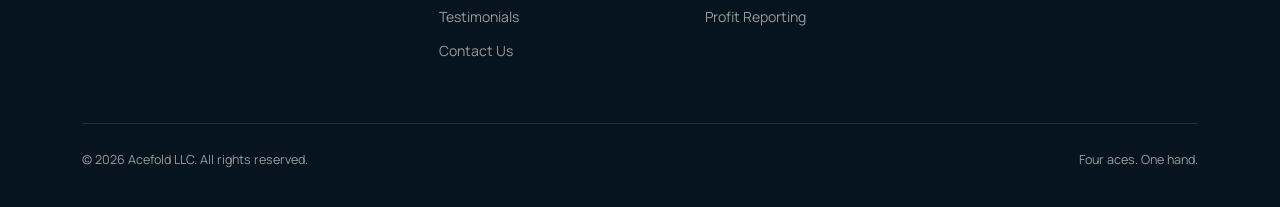
<file: contact.html>
<!DOCTYPE html>
<html lang="en">
<head>
<meta charset="UTF-8" />
<meta name="viewport" content="width=device-width, initial-scale=1.0" />
<title>Book a Free Amazon Account Audit | Contact Acefold</title>
<meta name="description" content="Book a free 90 minute Amazon account audit with Acefold. We show you where your ad spend is leaking and what we would fix first. No deck, no pressure." />
<link rel="preconnect" href="https://fonts.googleapis.com" />
<link rel="preconnect" href="https://fonts.gstatic.com" crossorigin />
<link rel="preload" as="style" href="https://fonts.googleapis.com/css2?family=Manrope:wght@400;500;600;700;800&display=swap" />
<link href="https://fonts.googleapis.com/css2?family=Manrope:wght@400;500;600;700;800&display=swap" rel="stylesheet" media="print" onload="this.media='all'" />
<noscript><link href="https://fonts.googleapis.com/css2?family=Manrope:wght@400;500;600;700;800&display=swap" rel="stylesheet" /></noscript>
<link rel="stylesheet" href="style.css" />
<script>try{if(localStorage.getItem('acefold-theme')==='light')document.documentElement.setAttribute('data-theme','light')}catch(e){}</script>
<link rel="canonical" href="https://acefold.com/contact.html" />
<meta name="robots" content="index, follow, max-image-preview:large" />
<meta property="og:type" content="website" />
<meta property="og:site_name" content="Acefold" />
<meta property="og:url" content="https://acefold.com/contact.html" />
<meta property="og:title" content="Book a Free Amazon Account Audit | Contact Acefold" />
<meta property="og:description" content="Book a free 90 minute Amazon account audit with Acefold. We show you where your ad spend is leaking and what we would fix first. No deck, no pressure." />
<meta name="twitter:card" content="summary_large_image" />
<script type="application/ld+json">
{
  "@context": "https://schema.org",
  "@type": "ContactPage",
  "name": "Contact Acefold",
  "url": "https://acefold.com/contact.html",
  "description": "Contact Acefold to book a free Amazon account audit. Email team@acefold.com or pick a time directly.",
  "isPartOf": {"@id": "https://acefold.com/#website"},
  "breadcrumb": {
    "@type": "BreadcrumbList",
    "itemListElement": [
      {"@type": "ListItem", "position": 1, "name": "Home", "item": "https://acefold.com/"},
      {"@type": "ListItem", "position": 2, "name": "Contact", "item": "https://acefold.com/contact.html"}
    ]
  }
}
</script>
</head>
<body>

<svg width="0" height="0" style="position:absolute" aria-hidden="true"><defs>
  <symbol id="acemark" viewBox="0 0 56 56">
    <g transform="rotate(-15 28 40)"><rect x="14" y="14" width="22" height="31" rx="3" fill="#0A1F33" stroke="#C9A961" stroke-width="0.8" opacity="0.55"/></g>
    <g transform="rotate(-7 28 40)"><rect x="17" y="11" width="22" height="31" rx="3" fill="#13283d" stroke="#C9A961" stroke-width="0.8" opacity="0.8"/></g>
    <g><rect x="20" y="9" width="23" height="33" rx="3.2" fill="#F5EFE2" stroke="#C9A961" stroke-width="1.4"/>
      <text x="23" y="18" font-family="Manrope" font-size="6.5" font-weight="800" fill="#C9A961">A</text>
      <text x="31.5" y="42" font-family="Manrope" font-size="6.5" font-weight="800" fill="#C9A961" transform="rotate(180 35 38)">A</text>
      <text x="31.5" y="29.5" font-family="Manrope" font-size="15" font-weight="800" fill="#C9A961" text-anchor="middle">A</text></g>
  </symbol>
</defs></svg>

<div class="nav-bg" id="navbg"></div>
<nav>
  <a href="index.html" class="brand"><svg width="36" height="36"><use href="#acemark"/></svg><span class="brand-name">Ace<b>fold</b></span></a>
  <div class="nav-links" id="navlinks">
    <a href="index.html">Home</a>
    <a href="about.html">About Us</a>
    <a href="case-studies.html">Case Studies</a>
    <a href="results.html">Results</a>
    <a href="testimonials.html">Testimonials</a>
    <a href="contact.html" class="active" aria-current="page">Contact Us</a>
    <a href="https://calendly.com/team-acefold/30min" target="_blank" rel="noopener" class="btn btn-gold" style="padding:11px 20px">Book an Audit</a>
  </div>
  <button class="theme-toggle" id="themetoggle" type="button" aria-label="Switch to light mode"><svg class="i-sun" viewBox="0 0 24 24" fill="none" stroke="currentColor" stroke-width="1.8" stroke-linecap="round" aria-hidden="true"><circle cx="12" cy="12" r="4.2"/><path d="M12 2.5v2.2M12 19.3v2.2M2.5 12h2.2M19.3 12h2.2M5.3 5.3l1.6 1.6M17.1 17.1l1.6 1.6M5.3 18.7l1.6-1.6M17.1 6.9l1.6-1.6"/></svg><svg class="i-moon" viewBox="0 0 24 24" fill="none" stroke="currentColor" stroke-width="1.8" stroke-linecap="round" stroke-linejoin="round" aria-hidden="true"><path d="M20 14.6A8.2 8.2 0 0 1 9.4 4a8.2 8.2 0 1 0 10.6 10.6z"/></svg></button>
  <button class="nav-toggle" id="navtoggle" aria-label="Menu"><span></span><span></span><span></span></button>
</nav>

<!-- BANNER -->
<section class="banner">
  <div class="hero-grid"></div>
  <div class="hero-glow"></div>
  <div class="wrap"><div class="banner-inner">
    <div class="crumb"><a href="index.html">Home</a> · Contact</div>
    <h1>Book your free <span class="gold">Amazon audit</span>.</h1>
    <p>90 minutes on your Amazon account. We review campaign structure, wasted ad spend and listing gaps, show you what we would fix first, and you decide if it is a fit.</p>
  </div></div>
</section>

<!-- CONTACT -->
<section class="sec">
  <div class="wrap">
    <div class="contact-row">
      <div class="contact-card reveal">
        <h2 style="font-size:22px;font-weight:700;letter-spacing:-0.02em;margin-bottom:10px">Send us a note about your Amazon account</h2>
        <p>Tell us about your brand and we'll get back within one business day.</p>
        <label class="cfield"><label>Name</label><input type="text" placeholder="Your name" /></label>
        <label class="cfield"><label>Email</label><input type="email" placeholder="you@brand.com" /></label>
        <label class="cfield"><label>Brand / storefront</label><input type="text" placeholder="Amazon brand or storefront" /></label>
        <label class="cfield"><label>What do you need help with?</label><textarea rows="4" placeholder="A few lines about your account"></textarea></label>
        <a href="mailto:team@acefold.com" class="btn btn-gold" style="width:100%;justify-content:center;padding:14px">Send message</a>
      </div>
      <div class="contact-side">
        <h2 style="font-size:22px;font-weight:700;letter-spacing:-0.02em;margin-bottom:6px">Ways to reach the Amazon team</h2>
        <div class="cinfo reveal"><div class="ci-ico"><svg width="20" height="20"><use href="#acemark"/></svg></div><div><h4>Book a free audit</h4><p>The fastest way to start. 90 minutes, no deck. <a href="https://calendly.com/team-acefold/30min" target="_blank" rel="noopener">Pick a time &#8594;</a></p></div></div>
        <div class="cinfo reveal"><div class="ci-ico"><svg width="20" height="20"><use href="#acemark"/></svg></div><div><h4>Email</h4><p><a href="mailto:team@acefold.com">team@acefold.com</a><br>We reply within one business day.</p></div></div>
        <div class="cinfo reveal"><div class="ci-ico"><svg width="20" height="20"><use href="#acemark"/></svg></div><div><h4>Based in</h4><p>Remote by design.<br>Working with Amazon brands across every major marketplace.</p></div></div>
        <div class="cinfo reveal"><div class="ci-ico"><svg width="20" height="20"><use href="#acemark"/></svg></div><div><h4>What to expect</h4><p>A straight read on your account, the leaks we find, and a plan. No pressure, no jargon.</p></div></div>
      </div>
    </div>
  </div>
</section>

<!-- FOOTER -->
<footer>
  <div class="wrap">
    <div class="foot-top">
      <div class="foot-brand">
        <a href="index.html" class="brand"><svg width="34" height="34"><use href="#acemark"/></svg><span class="brand-name">Ace<b>fold</b></span></a>
        <p>A full service Amazon agency for premium brands. Numbers aren't decoration here. They're the only review that counts.</p>
      </div>
      <div class="foot-col"><h4>Company</h4><a href="about.html">About Us</a><a href="case-studies.html">Case Studies</a><a href="results.html">Results</a><a href="testimonials.html">Testimonials</a><a href="contact.html">Contact Us</a></div>
      <div class="foot-col"><h4>Services</h4><a href="index.html#services">PPC &amp; DSP</a><a href="index.html#services">Listings &amp; SEO</a><a href="index.html#services">Launches &amp; Catalog</a><a href="index.html#services">Profit Reporting</a></div>
      <div class="foot-col"><h4>Need help?</h4><a href="mailto:team@acefold.com">team@acefold.com</a><a href="https://calendly.com/team-acefold/30min" target="_blank" rel="noopener">Book a free audit</a><span>Acefold LLC</span></div>
    </div>
    <div class="foot-bottom"><span>© 2026 Acefold LLC. All rights reserved.</span><span>Four aces. One hand.</span></div>
  </div>
</footer>

<script>
  const navbg=document.getElementById('navbg');
  window.addEventListener('scroll',()=>navbg.classList.toggle('scrolled',window.scrollY>40));
  const toggle=document.getElementById('navtoggle'),links=document.getElementById('navlinks');
  toggle.addEventListener('click',()=>links.classList.toggle('open'));
  links.querySelectorAll('a').forEach(a=>a.addEventListener('click',()=>links.classList.remove('open')));
  const io=new IntersectionObserver((es)=>{es.forEach(e=>{if(e.isIntersecting){e.target.classList.add('visible');io.unobserve(e.target)}})},{threshold:0.1});
  document.querySelectorAll('.reveal').forEach((el,i)=>{el.style.transitionDelay=(i%3*0.06)+'s';io.observe(el)});
</script>
<script>
  const themeBtn=document.getElementById('themetoggle');
  const setThemeLabel=()=>themeBtn.setAttribute('aria-label',document.documentElement.getAttribute('data-theme')==='light'?'Switch to dark mode':'Switch to light mode');
  setThemeLabel();
  themeBtn.addEventListener('click',()=>{
    const light=document.documentElement.getAttribute('data-theme')!=='light';
    if(light)document.documentElement.setAttribute('data-theme','light');else document.documentElement.removeAttribute('data-theme');
    try{localStorage.setItem('acefold-theme',light?'light':'dark')}catch(e){}
    setThemeLabel();
  });
</script>
</body>
</html>
</file>
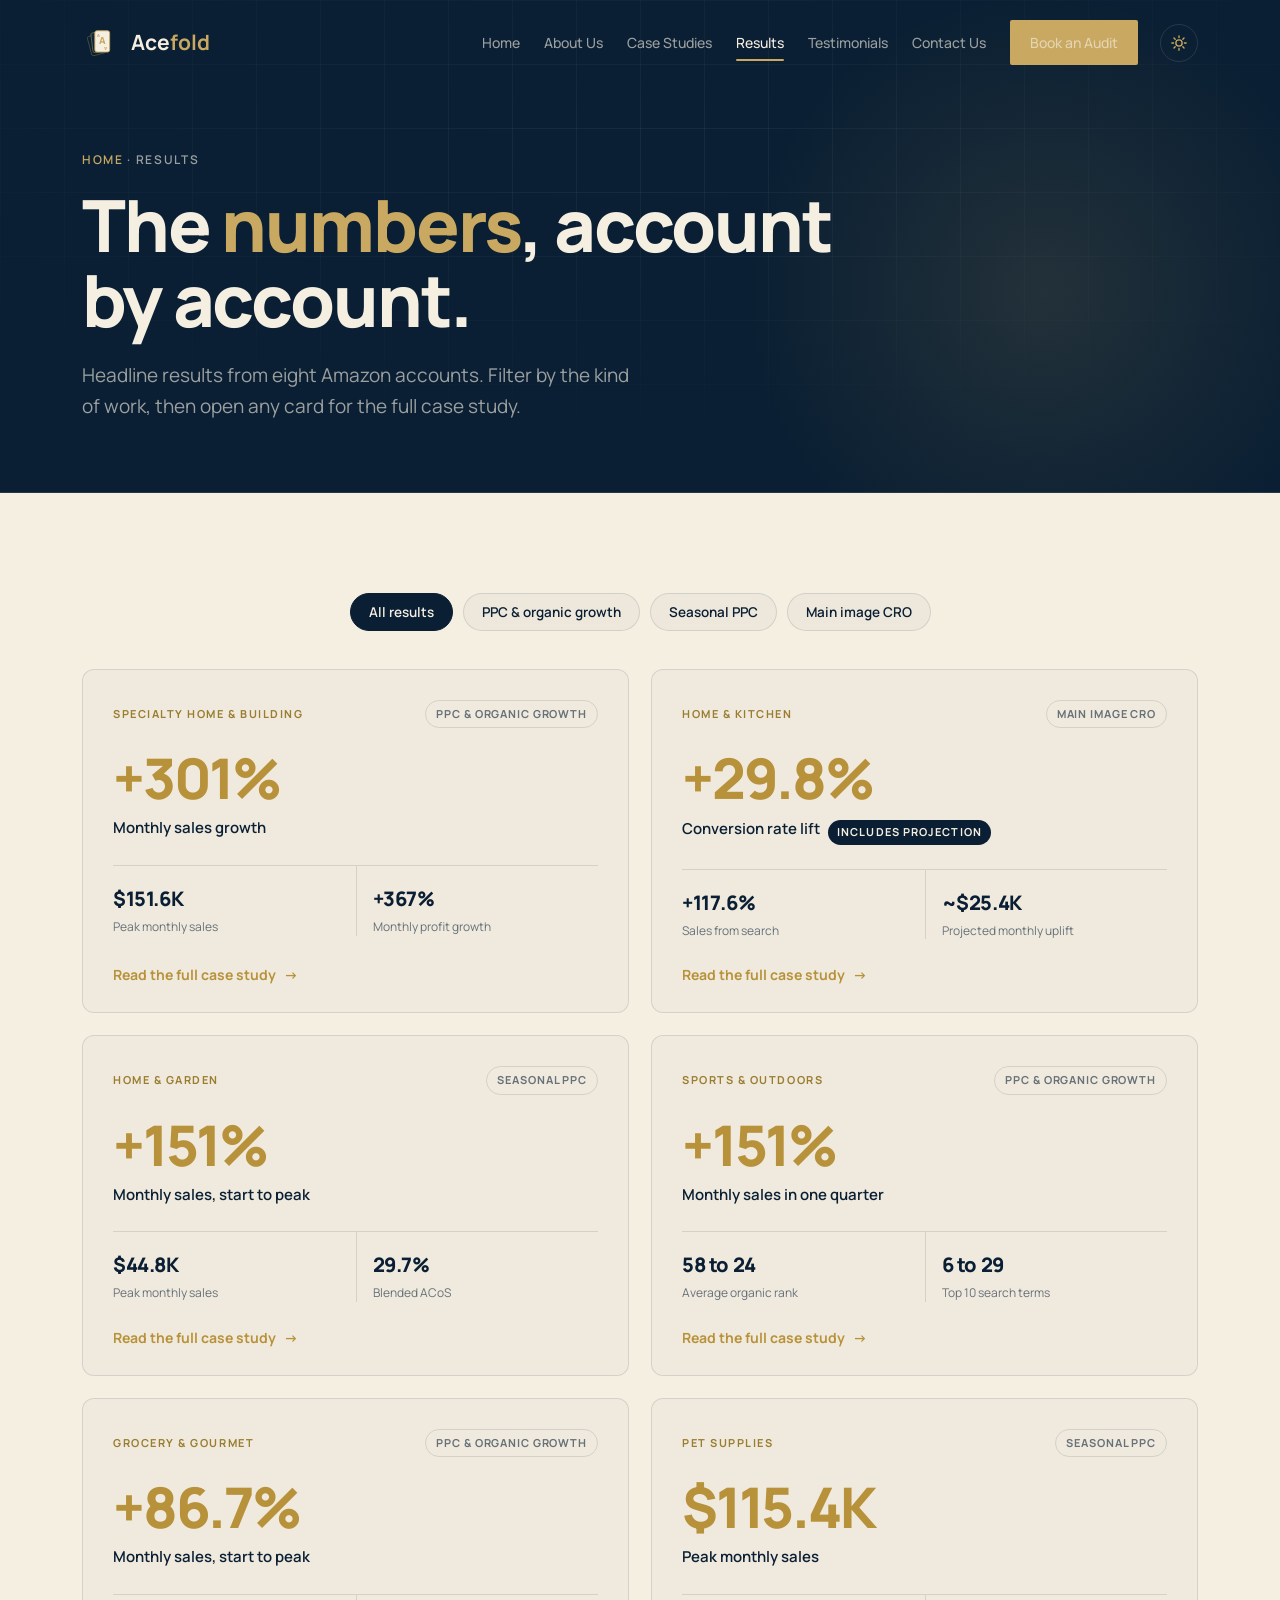
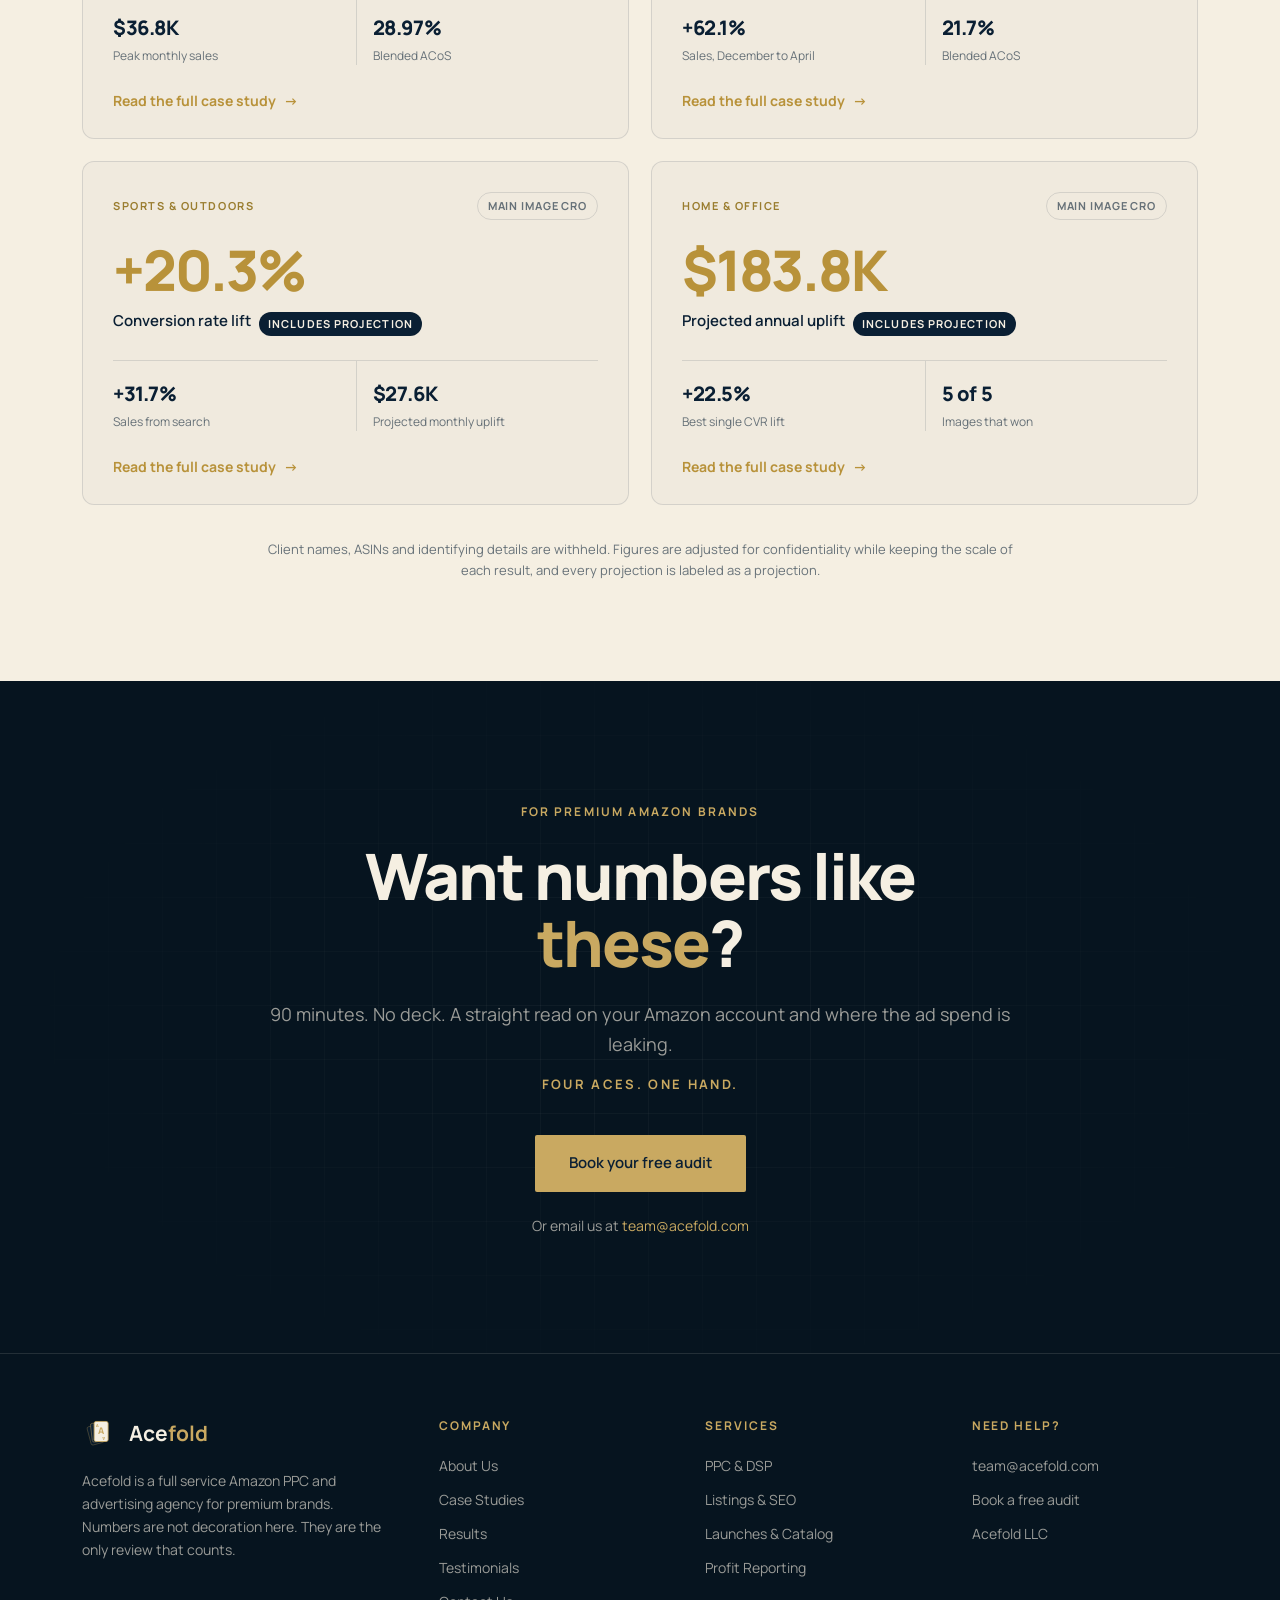
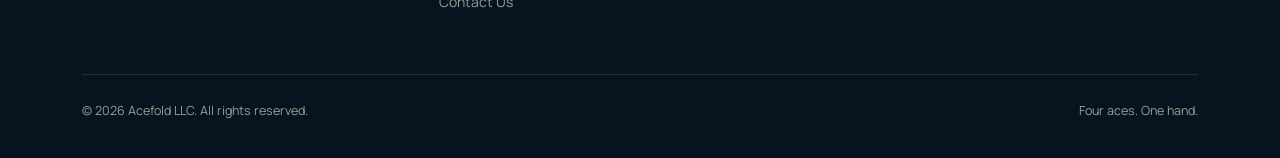
<file: results.html>
<!DOCTYPE html>
<html lang="en">
<head>
<meta charset="UTF-8" />
<meta name="viewport" content="width=device-width, initial-scale=1.0" />
<title>Amazon PPC Results | Acefold</title>
<meta name="description" content="Amazon results from eight accounts: +301% monthly sales, +151% in one quarter, $115K peak months and conversion lifts up to 29.8%. Each links to the full case study." />
<link rel="preconnect" href="https://fonts.googleapis.com" />
<link rel="preconnect" href="https://fonts.gstatic.com" crossorigin />
<link rel="preload" as="style" href="https://fonts.googleapis.com/css2?family=Manrope:wght@400;500;600;700;800&display=swap" />
<link href="https://fonts.googleapis.com/css2?family=Manrope:wght@400;500;600;700;800&display=swap" rel="stylesheet" media="print" onload="this.media='all'" />
<noscript><link href="https://fonts.googleapis.com/css2?family=Manrope:wght@400;500;600;700;800&display=swap" rel="stylesheet" /></noscript>
<link rel="stylesheet" href="style.css" />
<script>try{if(localStorage.getItem('acefold-theme')==='light')document.documentElement.setAttribute('data-theme','light')}catch(e){}</script>
<link rel="canonical" href="https://acefold.com/results.html" />
<meta name="robots" content="index, follow, max-image-preview:large" />
<meta property="og:type" content="website" />
<meta property="og:site_name" content="Acefold" />
<meta property="og:url" content="https://acefold.com/results.html" />
<meta property="og:title" content="Amazon PPC Results | Acefold" />
<meta property="og:description" content="Amazon results from eight accounts: +301% monthly sales, +151% in one quarter, $115K peak months and conversion lifts up to 29.8%. Each links to the full case study." />
<meta name="twitter:card" content="summary_large_image" />
<script type="application/ld+json">
{
  "@context": "https://schema.org",
  "@type": "WebPage",
  "name": "Amazon PPC Results",
  "url": "https://acefold.com/results.html",
  "description": "Amazon results from eight accounts: +301% monthly sales, +151% in one quarter, $115K peak months and conversion lifts up to 29.8%. Each links to the full case study.",
  "isPartOf": {
    "@id": "https://acefold.com/#website"
  },
  "breadcrumb": {
    "@type": "BreadcrumbList",
    "itemListElement": [
      {
        "@type": "ListItem",
        "position": 1,
        "name": "Home",
        "item": "https://acefold.com/"
      },
      {
        "@type": "ListItem",
        "position": 2,
        "name": "Results",
        "item": "https://acefold.com/results.html"
      }
    ]
  }
}
</script>
</head>
<body>

<svg width="0" height="0" style="position:absolute" aria-hidden="true"><defs>
  <symbol id="acemark" viewBox="0 0 56 56">
    <g transform="rotate(-15 28 40)"><rect x="14" y="14" width="22" height="31" rx="3" fill="#0A1F33" stroke="#C9A961" stroke-width="0.8" opacity="0.55"/></g>
    <g transform="rotate(-7 28 40)"><rect x="17" y="11" width="22" height="31" rx="3" fill="#13283d" stroke="#C9A961" stroke-width="0.8" opacity="0.8"/></g>
    <g><rect x="20" y="9" width="23" height="33" rx="3.2" fill="#F5EFE2" stroke="#C9A961" stroke-width="1.4"/>
      <text x="23" y="18" font-family="Manrope" font-size="6.5" font-weight="800" fill="#C9A961">A</text>
      <text x="31.5" y="42" font-family="Manrope" font-size="6.5" font-weight="800" fill="#C9A961" transform="rotate(180 35 38)">A</text>
      <text x="31.5" y="29.5" font-family="Manrope" font-size="15" font-weight="800" fill="#C9A961" text-anchor="middle">A</text></g>
  </symbol>
</defs></svg>

<div class="nav-bg" id="navbg"></div>
<nav>
  <a href="index.html" class="brand"><svg width="36" height="36"><use href="#acemark"/></svg><span class="brand-name">Ace<b>fold</b></span></a>
  <div class="nav-links" id="navlinks">
    <a href="index.html">Home</a>
    <a href="about.html">About Us</a>
    <a href="case-studies.html">Case Studies</a>
    <a href="results.html" class="active" aria-current="page">Results</a>
    <a href="testimonials.html">Testimonials</a>
    <a href="contact.html">Contact Us</a>
    <a href="https://calendly.com/team-acefold/30min" target="_blank" rel="noopener" class="btn btn-gold" style="padding:11px 20px">Book an Audit</a>
  </div>
  <button class="theme-toggle" id="themetoggle" type="button" aria-label="Switch to light mode"><svg class="i-sun" viewBox="0 0 24 24" fill="none" stroke="currentColor" stroke-width="1.8" stroke-linecap="round" aria-hidden="true"><circle cx="12" cy="12" r="4.2"/><path d="M12 2.5v2.2M12 19.3v2.2M2.5 12h2.2M19.3 12h2.2M5.3 5.3l1.6 1.6M17.1 17.1l1.6 1.6M5.3 18.7l1.6-1.6M17.1 6.9l1.6-1.6"/></svg><svg class="i-moon" viewBox="0 0 24 24" fill="none" stroke="currentColor" stroke-width="1.8" stroke-linecap="round" stroke-linejoin="round" aria-hidden="true"><path d="M20 14.6A8.2 8.2 0 0 1 9.4 4a8.2 8.2 0 1 0 10.6 10.6z"/></svg></button>
  <button class="nav-toggle" id="navtoggle" aria-label="Menu"><span></span><span></span><span></span></button>
</nav>

<section class="banner">
  <div class="hero-grid"></div>
  <div class="hero-glow"></div>
  <div class="wrap"><div class="banner-inner">
    <div class="crumb"><a href="index.html">Home</a> · Results</div>
    <h1>The <span class="gold">numbers</span>, account by account.</h1>
    <p>Headline results from eight Amazon accounts. Filter by the kind of work, then open any card for the full case study.</p>
  </div></div>
</section>
<section class="sec sec-cream">
  <div class="wrap">
    <div class="rfilter reveal" role="group" aria-label="Filter results">
      <button class="on" data-f="all">All results</button>
      <button data-f="growth">PPC &amp; organic growth</button>
      <button data-f="seasonal">Seasonal PPC</button>
      <button data-f="cro">Main image CRO</button>
    </div>
    <div class="rgrid">
<article class="rcard reveal" data-kind="growth">
  <div class="rcard-top"><span class="rcard-cat">Specialty home &amp; building</span><span class="rcard-type">PPC &amp; organic growth</span></div>
  <div class="big"><b>+301%</b></div>
  <div class="bigl">Monthly sales growth</div>
  <div class="rsub"><div><div class="v">$151.6K</div><div class="l">Peak monthly sales</div></div><div><div class="v">+367%</div><div class="l">Monthly profit growth</div></div></div>
  <a class="go" href="case-studies.html#case-1">Read the full case study <span>&#8594;</span></a>
</article><article class="rcard reveal" data-kind="cro">
  <div class="rcard-top"><span class="rcard-cat">Home &amp; kitchen</span><span class="rcard-type">Main image CRO</span></div>
  <div class="big"><b>+29.8%</b></div>
  <div class="bigl">Conversion rate lift<span class="projtag">Includes projection</span></div>
  <div class="rsub"><div><div class="v">+117.6%</div><div class="l">Sales from search</div></div><div><div class="v">~$25.4K</div><div class="l">Projected monthly uplift</div></div></div>
  <a class="go" href="case-studies.html#case-2">Read the full case study <span>&#8594;</span></a>
</article><article class="rcard reveal" data-kind="seasonal">
  <div class="rcard-top"><span class="rcard-cat">Home &amp; garden</span><span class="rcard-type">Seasonal PPC</span></div>
  <div class="big"><b>+151%</b></div>
  <div class="bigl">Monthly sales, start to peak</div>
  <div class="rsub"><div><div class="v">$44.8K</div><div class="l">Peak monthly sales</div></div><div><div class="v">29.7%</div><div class="l">Blended ACoS</div></div></div>
  <a class="go" href="case-studies.html#case-3">Read the full case study <span>&#8594;</span></a>
</article><article class="rcard reveal" data-kind="growth">
  <div class="rcard-top"><span class="rcard-cat">Sports &amp; outdoors</span><span class="rcard-type">PPC &amp; organic growth</span></div>
  <div class="big"><b>+151%</b></div>
  <div class="bigl">Monthly sales in one quarter</div>
  <div class="rsub"><div><div class="v">58 to 24</div><div class="l">Average organic rank</div></div><div><div class="v">6 to 29</div><div class="l">Top 10 search terms</div></div></div>
  <a class="go" href="case-studies.html#case-4">Read the full case study <span>&#8594;</span></a>
</article><article class="rcard reveal" data-kind="growth">
  <div class="rcard-top"><span class="rcard-cat">Grocery &amp; gourmet</span><span class="rcard-type">PPC &amp; organic growth</span></div>
  <div class="big"><b>+86.7%</b></div>
  <div class="bigl">Monthly sales, start to peak</div>
  <div class="rsub"><div><div class="v">$36.8K</div><div class="l">Peak monthly sales</div></div><div><div class="v">28.97%</div><div class="l">Blended ACoS</div></div></div>
  <a class="go" href="case-studies.html#case-5">Read the full case study <span>&#8594;</span></a>
</article><article class="rcard reveal" data-kind="seasonal">
  <div class="rcard-top"><span class="rcard-cat">Pet supplies</span><span class="rcard-type">Seasonal PPC</span></div>
  <div class="big"><b>$115.4K</b></div>
  <div class="bigl">Peak monthly sales</div>
  <div class="rsub"><div><div class="v">+62.1%</div><div class="l">Sales, December to April</div></div><div><div class="v">21.7%</div><div class="l">Blended ACoS</div></div></div>
  <a class="go" href="case-studies.html#case-6">Read the full case study <span>&#8594;</span></a>
</article><article class="rcard reveal" data-kind="cro">
  <div class="rcard-top"><span class="rcard-cat">Sports &amp; outdoors</span><span class="rcard-type">Main image CRO</span></div>
  <div class="big"><b>+20.3%</b></div>
  <div class="bigl">Conversion rate lift<span class="projtag">Includes projection</span></div>
  <div class="rsub"><div><div class="v">+31.7%</div><div class="l">Sales from search</div></div><div><div class="v">$27.6K</div><div class="l">Projected monthly uplift</div></div></div>
  <a class="go" href="case-studies.html#case-7">Read the full case study <span>&#8594;</span></a>
</article><article class="rcard reveal" data-kind="cro">
  <div class="rcard-top"><span class="rcard-cat">Home &amp; office</span><span class="rcard-type">Main image CRO</span></div>
  <div class="big"><b>$183.8K</b></div>
  <div class="bigl">Projected annual uplift<span class="projtag">Includes projection</span></div>
  <div class="rsub"><div><div class="v">+22.5%</div><div class="l">Best single CVR lift</div></div><div><div class="v">5 of 5</div><div class="l">Images that won</div></div></div>
  <a class="go" href="case-studies.html#case-8">Read the full case study <span>&#8594;</span></a>
</article>
    </div>
    <p class="disclose" style="color:var(--muted-navy);margin:34px auto 0;text-align:center">Client names, ASINs and identifying details are withheld. Figures are adjusted for confidentiality while keeping the scale of each result, and every projection is labeled as a projection.</p>
  </div>
</section>

<section class="cta">
  <div class="cta-grid"></div>
  <div class="wrap"><div class="cta-inner">
    <span class="eyebrow reveal">For premium Amazon brands</span>
    <h2 class="reveal">Want numbers like <span class="gold">these</span>?</h2>
    <p class="reveal">90 minutes. No deck. A straight read on your Amazon account and where the ad spend is leaking.</p>
    <p class="sub reveal">Four aces. One hand.</p>
    <a href="https://calendly.com/team-acefold/30min" target="_blank" rel="noopener" class="btn btn-gold reveal" style="margin-top:40px;padding:16px 34px;font-size:15px">Book your free audit</a>
    <p class="email reveal">Or email us at <a href="mailto:team@acefold.com">team@acefold.com</a></p>
  </div></div>
</section>

<footer>
  <div class="wrap">
    <div class="foot-top">
      <div class="foot-brand">
        <a href="index.html" class="brand"><svg width="34" height="34"><use href="#acemark"/></svg><span class="brand-name">Ace<b>fold</b></span></a>
        <p>Acefold is a full service Amazon PPC and advertising agency for premium brands. Numbers are not decoration here. They are the only review that counts.</p>
      </div>
      <div class="foot-col"><h4>Company</h4><a href="about.html">About Us</a><a href="case-studies.html">Case Studies</a><a href="results.html">Results</a><a href="testimonials.html">Testimonials</a><a href="contact.html">Contact Us</a></div>
      <div class="foot-col"><h4>Services</h4><a href="index.html#services">PPC &amp; DSP</a><a href="index.html#services">Listings &amp; SEO</a><a href="index.html#services">Launches &amp; Catalog</a><a href="index.html#services">Profit Reporting</a></div>
      <div class="foot-col"><h4>Need help?</h4><a href="mailto:team@acefold.com">team@acefold.com</a><a href="https://calendly.com/team-acefold/30min" target="_blank" rel="noopener">Book a free audit</a><span>Acefold LLC</span></div>
    </div>
    <div class="foot-bottom"><span>&copy; 2026 Acefold LLC. All rights reserved.</span><span>Four aces. One hand.</span></div>
  </div>
</footer>

<script>
  const navbg=document.getElementById('navbg');
  window.addEventListener('scroll',()=>navbg.classList.toggle('scrolled',window.scrollY>40));
  const toggle=document.getElementById('navtoggle'),links=document.getElementById('navlinks');
  toggle.addEventListener('click',()=>links.classList.toggle('open'));
  links.querySelectorAll('a').forEach(a=>a.addEventListener('click',()=>links.classList.remove('open')));
  const io=new IntersectionObserver((es)=>{es.forEach(e=>{if(e.isIntersecting){e.target.classList.add('visible');io.unobserve(e.target)}})},{threshold:0.08});
  document.querySelectorAll('.reveal').forEach((el,i)=>{el.style.transitionDelay=(i%3*0.06)+'s';io.observe(el)});
</script>
<script>
  document.querySelectorAll('.rfilter button').forEach(b=>b.addEventListener('click',()=>{
    document.querySelectorAll('.rfilter button').forEach(x=>x.classList.toggle('on',x===b));
    const f=b.dataset.f;
    document.querySelectorAll('.rcard').forEach(c=>{c.hidden=!(f==='all'||c.dataset.kind===f);if(!c.hidden)c.classList.add('visible')});
  }));
</script>
<script>
  const themeBtn=document.getElementById('themetoggle');
  const setThemeLabel=()=>themeBtn.setAttribute('aria-label',document.documentElement.getAttribute('data-theme')==='light'?'Switch to dark mode':'Switch to light mode');
  setThemeLabel();
  themeBtn.addEventListener('click',()=>{
    const light=document.documentElement.getAttribute('data-theme')!=='light';
    if(light)document.documentElement.setAttribute('data-theme','light');else document.documentElement.removeAttribute('data-theme');
    try{localStorage.setItem('acefold-theme',light?'light':'dark')}catch(e){}
    setThemeLabel();
  });
</script>
</body>
</html>
</file>
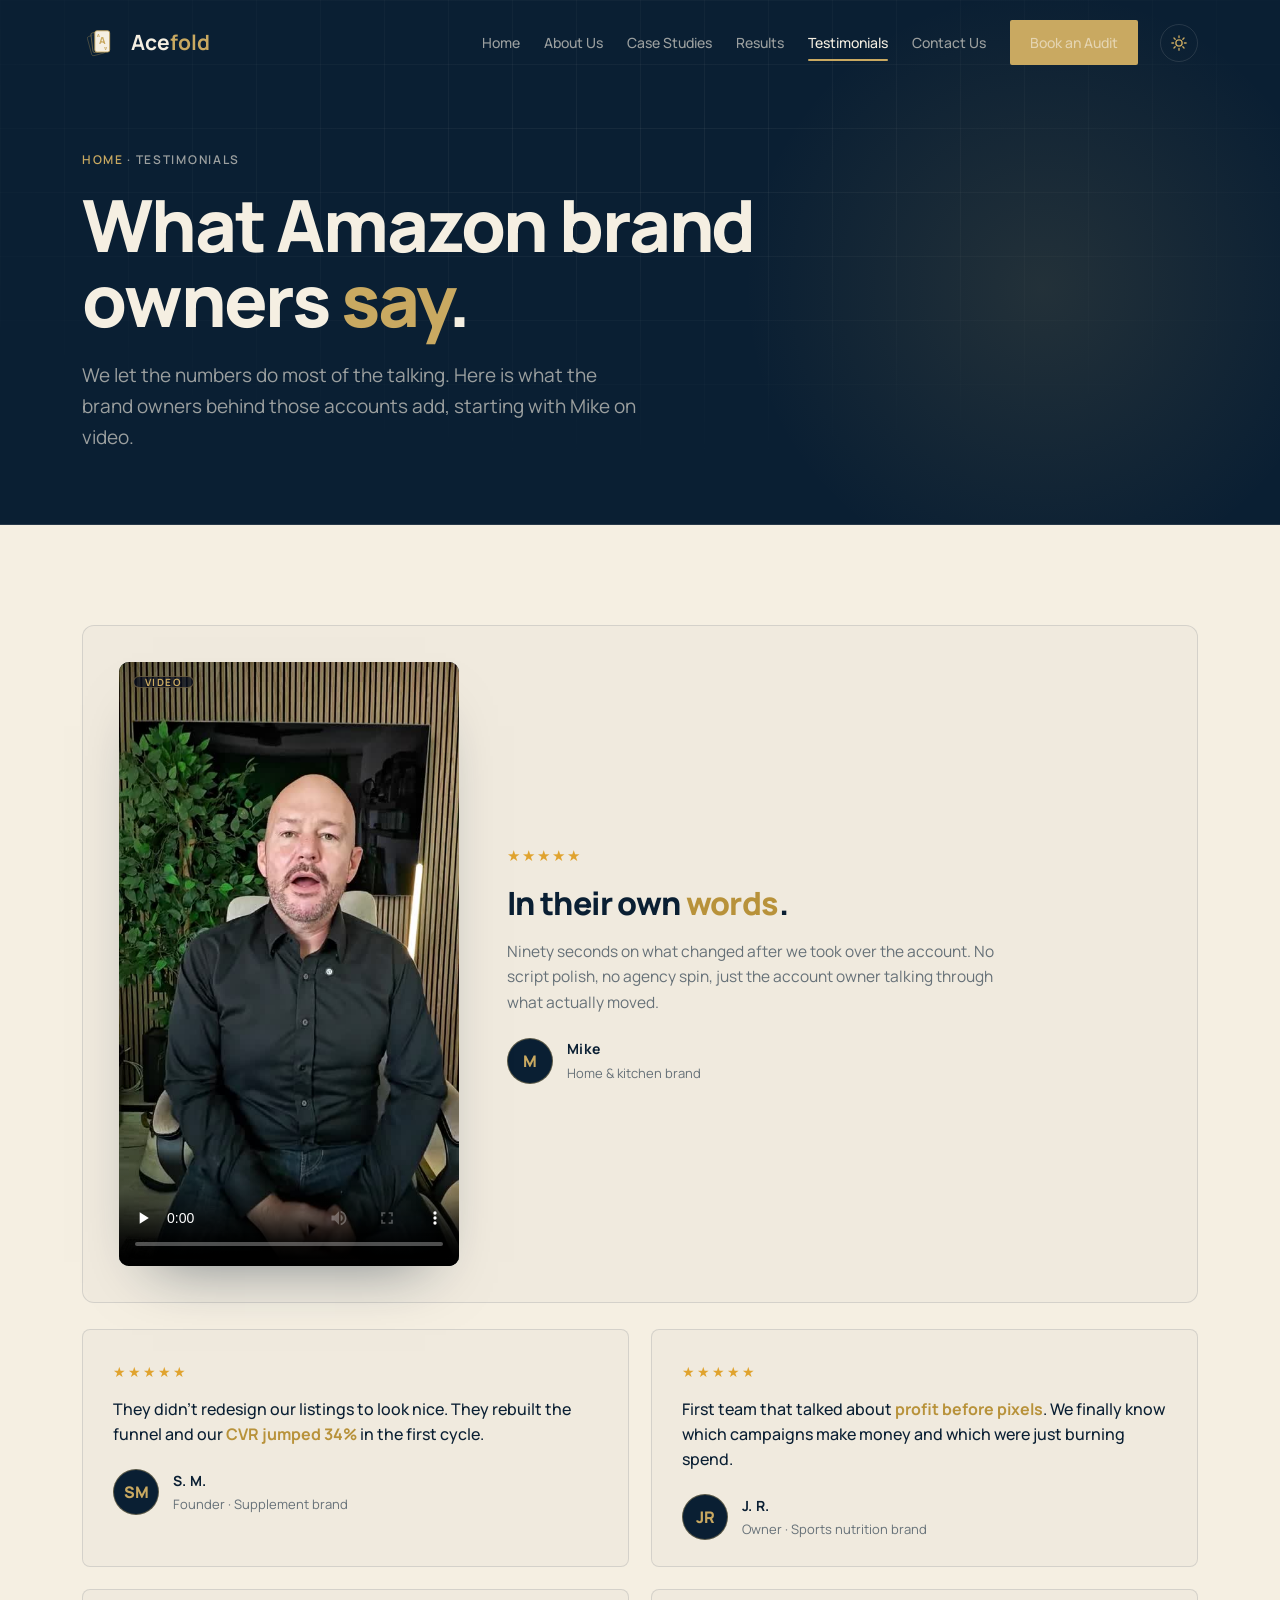
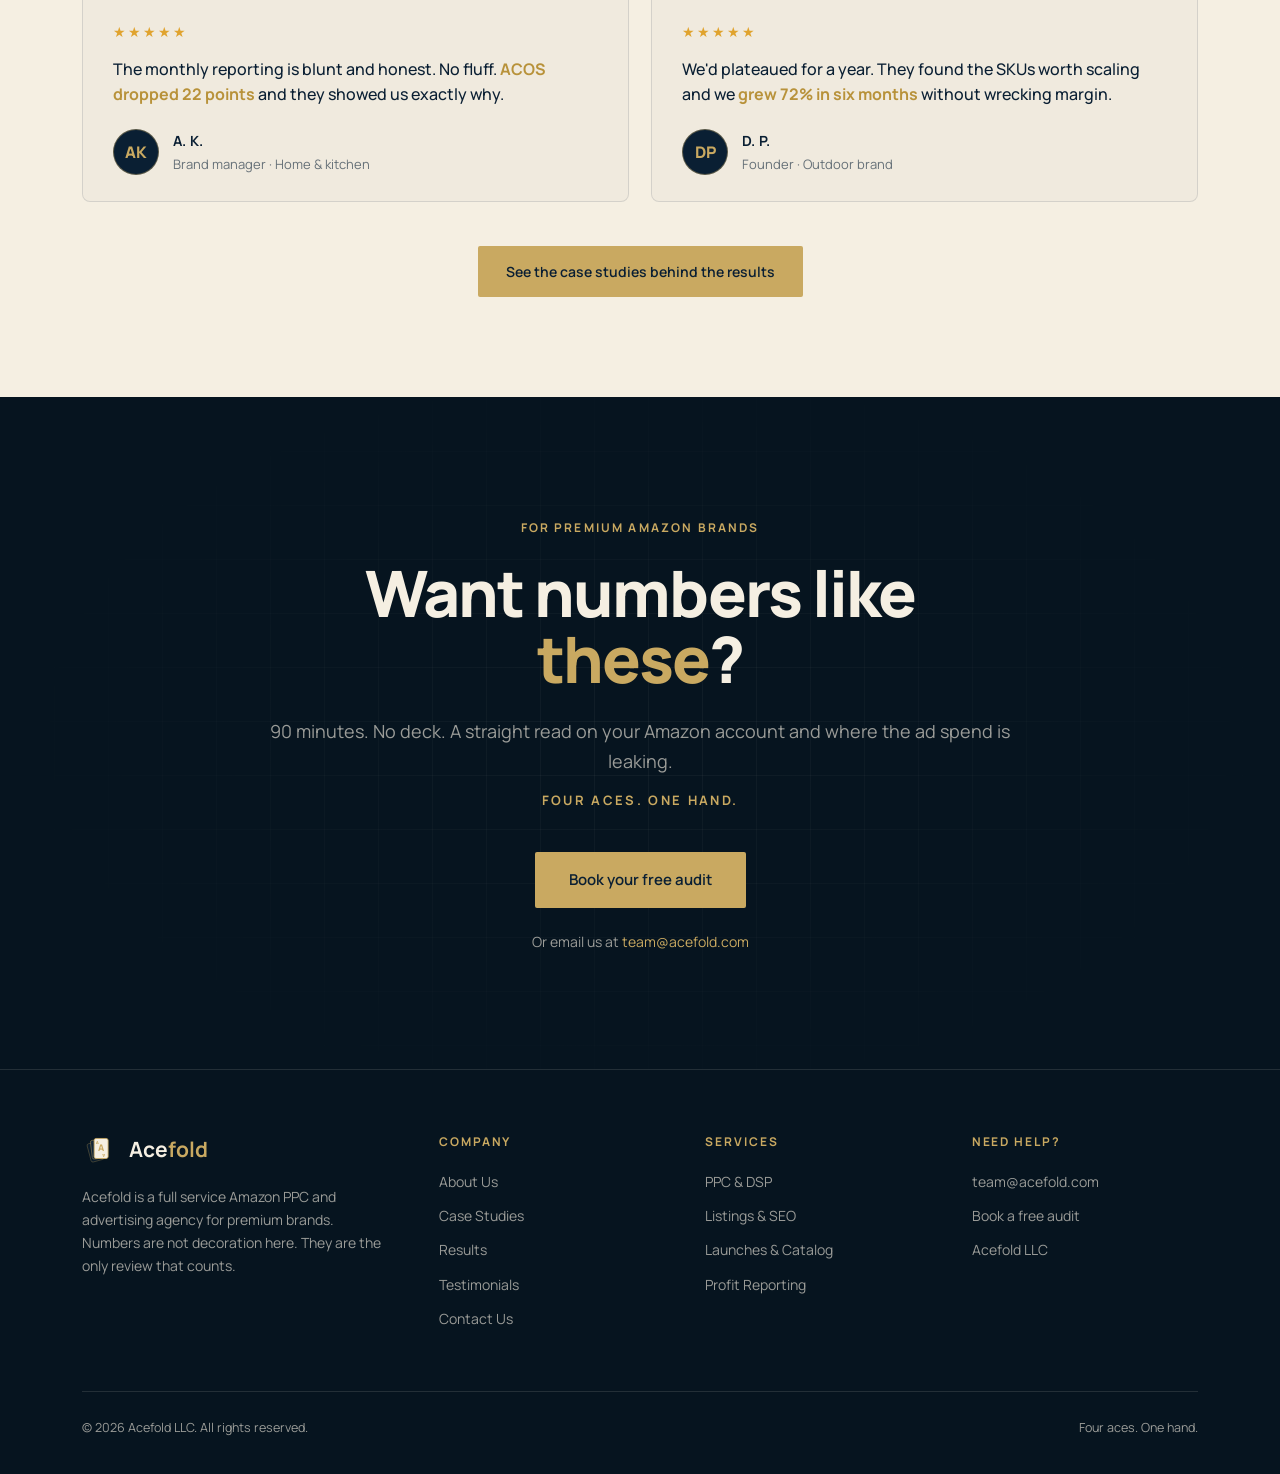
<file: testimonials.html>
<!DOCTYPE html>
<html lang="en">
<head>
<meta charset="UTF-8" />
<meta name="viewport" content="width=device-width, initial-scale=1.0" />
<title>Client Testimonials | Acefold Amazon PPC Agency</title>
<meta name="description" content="Hear from Amazon brand owners who work with Acefold, including a video testimonial from Mike, a home and kitchen brand owner." />
<link rel="preconnect" href="https://fonts.googleapis.com" />
<link rel="preconnect" href="https://fonts.gstatic.com" crossorigin />
<link rel="preload" as="style" href="https://fonts.googleapis.com/css2?family=Manrope:wght@400;500;600;700;800&display=swap" />
<link href="https://fonts.googleapis.com/css2?family=Manrope:wght@400;500;600;700;800&display=swap" rel="stylesheet" media="print" onload="this.media='all'" />
<noscript><link href="https://fonts.googleapis.com/css2?family=Manrope:wght@400;500;600;700;800&display=swap" rel="stylesheet" /></noscript>
<link rel="stylesheet" href="style.css" />
<script>try{if(localStorage.getItem('acefold-theme')==='light')document.documentElement.setAttribute('data-theme','light')}catch(e){}</script>
<link rel="canonical" href="https://acefold.com/testimonials.html" />
<meta name="robots" content="index, follow, max-image-preview:large" />
<meta property="og:type" content="website" />
<meta property="og:site_name" content="Acefold" />
<meta property="og:url" content="https://acefold.com/testimonials.html" />
<meta property="og:title" content="Client Testimonials | Acefold Amazon PPC Agency" />
<meta property="og:description" content="Hear from Amazon brand owners who work with Acefold, including a video testimonial from Mike, a home and kitchen brand owner." />
<meta name="twitter:card" content="summary_large_image" />
<script type="application/ld+json">
{
  "@context": "https://schema.org",
  "@type": "WebPage",
  "name": "Client Testimonials",
  "url": "https://acefold.com/testimonials.html",
  "description": "Hear from Amazon brand owners who work with Acefold, including a video testimonial from Mike, a home and kitchen brand owner.",
  "isPartOf": {
    "@id": "https://acefold.com/#website"
  },
  "breadcrumb": {
    "@type": "BreadcrumbList",
    "itemListElement": [
      {
        "@type": "ListItem",
        "position": 1,
        "name": "Home",
        "item": "https://acefold.com/"
      },
      {
        "@type": "ListItem",
        "position": 2,
        "name": "Testimonials",
        "item": "https://acefold.com/testimonials.html"
      }
    ]
  }
}
</script>
</head>
<body>

<svg width="0" height="0" style="position:absolute" aria-hidden="true"><defs>
  <symbol id="acemark" viewBox="0 0 56 56">
    <g transform="rotate(-15 28 40)"><rect x="14" y="14" width="22" height="31" rx="3" fill="#0A1F33" stroke="#C9A961" stroke-width="0.8" opacity="0.55"/></g>
    <g transform="rotate(-7 28 40)"><rect x="17" y="11" width="22" height="31" rx="3" fill="#13283d" stroke="#C9A961" stroke-width="0.8" opacity="0.8"/></g>
    <g><rect x="20" y="9" width="23" height="33" rx="3.2" fill="#F5EFE2" stroke="#C9A961" stroke-width="1.4"/>
      <text x="23" y="18" font-family="Manrope" font-size="6.5" font-weight="800" fill="#C9A961">A</text>
      <text x="31.5" y="42" font-family="Manrope" font-size="6.5" font-weight="800" fill="#C9A961" transform="rotate(180 35 38)">A</text>
      <text x="31.5" y="29.5" font-family="Manrope" font-size="15" font-weight="800" fill="#C9A961" text-anchor="middle">A</text></g>
  </symbol>
</defs></svg>

<div class="nav-bg" id="navbg"></div>
<nav>
  <a href="index.html" class="brand"><svg width="36" height="36"><use href="#acemark"/></svg><span class="brand-name">Ace<b>fold</b></span></a>
  <div class="nav-links" id="navlinks">
    <a href="index.html">Home</a>
    <a href="about.html">About Us</a>
    <a href="case-studies.html">Case Studies</a>
    <a href="results.html">Results</a>
    <a href="testimonials.html" class="active" aria-current="page">Testimonials</a>
    <a href="contact.html">Contact Us</a>
    <a href="https://calendly.com/team-acefold/30min" target="_blank" rel="noopener" class="btn btn-gold" style="padding:11px 20px">Book an Audit</a>
  </div>
  <button class="theme-toggle" id="themetoggle" type="button" aria-label="Switch to light mode"><svg class="i-sun" viewBox="0 0 24 24" fill="none" stroke="currentColor" stroke-width="1.8" stroke-linecap="round" aria-hidden="true"><circle cx="12" cy="12" r="4.2"/><path d="M12 2.5v2.2M12 19.3v2.2M2.5 12h2.2M19.3 12h2.2M5.3 5.3l1.6 1.6M17.1 17.1l1.6 1.6M5.3 18.7l1.6-1.6M17.1 6.9l1.6-1.6"/></svg><svg class="i-moon" viewBox="0 0 24 24" fill="none" stroke="currentColor" stroke-width="1.8" stroke-linecap="round" stroke-linejoin="round" aria-hidden="true"><path d="M20 14.6A8.2 8.2 0 0 1 9.4 4a8.2 8.2 0 1 0 10.6 10.6z"/></svg></button>
  <button class="nav-toggle" id="navtoggle" aria-label="Menu"><span></span><span></span><span></span></button>
</nav>

<section class="banner">
  <div class="hero-grid"></div>
  <div class="hero-glow"></div>
  <div class="wrap"><div class="banner-inner">
    <div class="crumb"><a href="index.html">Home</a> · Testimonials</div>
    <h1>What Amazon brand owners <span class="gold">say</span>.</h1>
    <p>We let the numbers do most of the talking. Here is what the brand owners behind those accounts add, starting with Mike on video.</p>
  </div></div>
</section>
<section class="sec sec-cream">
  <div class="wrap">
    <div class="vfeature reveal">
      <div class="vwrap">
        <span class="vbadge">Video</span>
        <video controls preload="none" playsinline poster="testimonial-poster.jpg">
          <source src="testimonial-umar.mp4" type="video/mp4">
          Your browser does not support the video tag.
        </video>
      </div>
      <div class="vcopy">
        <div class="stars">&#9733;&#9733;&#9733;&#9733;&#9733;</div>
        <h3>In their own <b>words</b>.</h3>
        <p>Ninety seconds on what changed after we took over the account. No script polish, no agency spin, just the account owner talking through what actually moved.</p>
        <div class="who-row">
          <div class="avatar">M</div>
          <div>
            <div class="nm">Mike</div>
            <div class="rl">Home &amp; kitchen brand</div>
          </div>
        </div>
      </div>
    </div>

    
    <div class="tgrid">
      <div class="tcard reveal"><div class="stars">&#9733;&#9733;&#9733;&#9733;&#9733;</div><p>They didn't redesign our listings to look nice. They rebuilt the funnel and our <b>CVR jumped 34%</b> in the first cycle.</p><div class="who-row"><div class="avatar">SM</div><div><div class="nm">S. M.</div><div class="rl">Founder · Supplement brand</div></div></div></div>
      <div class="tcard reveal"><div class="stars">&#9733;&#9733;&#9733;&#9733;&#9733;</div><p>First team that talked about <b>profit before pixels</b>. We finally know which campaigns make money and which were just burning spend.</p><div class="who-row"><div class="avatar">JR</div><div><div class="nm">J. R.</div><div class="rl">Owner · Sports nutrition brand</div></div></div></div>
      <div class="tcard reveal"><div class="stars">&#9733;&#9733;&#9733;&#9733;&#9733;</div><p>The monthly reporting is blunt and honest. No fluff. <b>ACOS dropped 22 points</b> and they showed us exactly why.</p><div class="who-row"><div class="avatar">AK</div><div><div class="nm">A. K.</div><div class="rl">Brand manager · Home &amp; kitchen</div></div></div></div>
      <div class="tcard reveal"><div class="stars">&#9733;&#9733;&#9733;&#9733;&#9733;</div><p>We'd plateaued for a year. They found the SKUs worth scaling and we <b>grew 72% in six months</b> without wrecking margin.</p><div class="who-row"><div class="avatar">DP</div><div><div class="nm">D. P.</div><div class="rl">Founder · Outdoor brand</div></div></div></div>
    </div>
  
    <div style="text-align:center;margin-top:44px" class="reveal">
      <a href="case-studies.html" class="btn btn-gold" style="padding:14px 28px">See the case studies behind the results</a>
    </div>
  </div>
</section>

<section class="cta">
  <div class="cta-grid"></div>
  <div class="wrap"><div class="cta-inner">
    <span class="eyebrow reveal">For premium Amazon brands</span>
    <h2 class="reveal">Want numbers like <span class="gold">these</span>?</h2>
    <p class="reveal">90 minutes. No deck. A straight read on your Amazon account and where the ad spend is leaking.</p>
    <p class="sub reveal">Four aces. One hand.</p>
    <a href="https://calendly.com/team-acefold/30min" target="_blank" rel="noopener" class="btn btn-gold reveal" style="margin-top:40px;padding:16px 34px;font-size:15px">Book your free audit</a>
    <p class="email reveal">Or email us at <a href="mailto:team@acefold.com">team@acefold.com</a></p>
  </div></div>
</section>

<footer>
  <div class="wrap">
    <div class="foot-top">
      <div class="foot-brand">
        <a href="index.html" class="brand"><svg width="34" height="34"><use href="#acemark"/></svg><span class="brand-name">Ace<b>fold</b></span></a>
        <p>Acefold is a full service Amazon PPC and advertising agency for premium brands. Numbers are not decoration here. They are the only review that counts.</p>
      </div>
      <div class="foot-col"><h4>Company</h4><a href="about.html">About Us</a><a href="case-studies.html">Case Studies</a><a href="results.html">Results</a><a href="testimonials.html">Testimonials</a><a href="contact.html">Contact Us</a></div>
      <div class="foot-col"><h4>Services</h4><a href="index.html#services">PPC &amp; DSP</a><a href="index.html#services">Listings &amp; SEO</a><a href="index.html#services">Launches &amp; Catalog</a><a href="index.html#services">Profit Reporting</a></div>
      <div class="foot-col"><h4>Need help?</h4><a href="mailto:team@acefold.com">team@acefold.com</a><a href="https://calendly.com/team-acefold/30min" target="_blank" rel="noopener">Book a free audit</a><span>Acefold LLC</span></div>
    </div>
    <div class="foot-bottom"><span>&copy; 2026 Acefold LLC. All rights reserved.</span><span>Four aces. One hand.</span></div>
  </div>
</footer>

<script>
  const navbg=document.getElementById('navbg');
  window.addEventListener('scroll',()=>navbg.classList.toggle('scrolled',window.scrollY>40));
  const toggle=document.getElementById('navtoggle'),links=document.getElementById('navlinks');
  toggle.addEventListener('click',()=>links.classList.toggle('open'));
  links.querySelectorAll('a').forEach(a=>a.addEventListener('click',()=>links.classList.remove('open')));
  const io=new IntersectionObserver((es)=>{es.forEach(e=>{if(e.isIntersecting){e.target.classList.add('visible');io.unobserve(e.target)}})},{threshold:0.08});
  document.querySelectorAll('.reveal').forEach((el,i)=>{el.style.transitionDelay=(i%3*0.06)+'s';io.observe(el)});
</script>

<script>
  const themeBtn=document.getElementById('themetoggle');
  const setThemeLabel=()=>themeBtn.setAttribute('aria-label',document.documentElement.getAttribute('data-theme')==='light'?'Switch to dark mode':'Switch to light mode');
  setThemeLabel();
  themeBtn.addEventListener('click',()=>{
    const light=document.documentElement.getAttribute('data-theme')!=='light';
    if(light)document.documentElement.setAttribute('data-theme','light');else document.documentElement.removeAttribute('data-theme');
    try{localStorage.setItem('acefold-theme',light?'light':'dark')}catch(e){}
    setThemeLabel();
  });
</script>
</body>
</html>
</file>
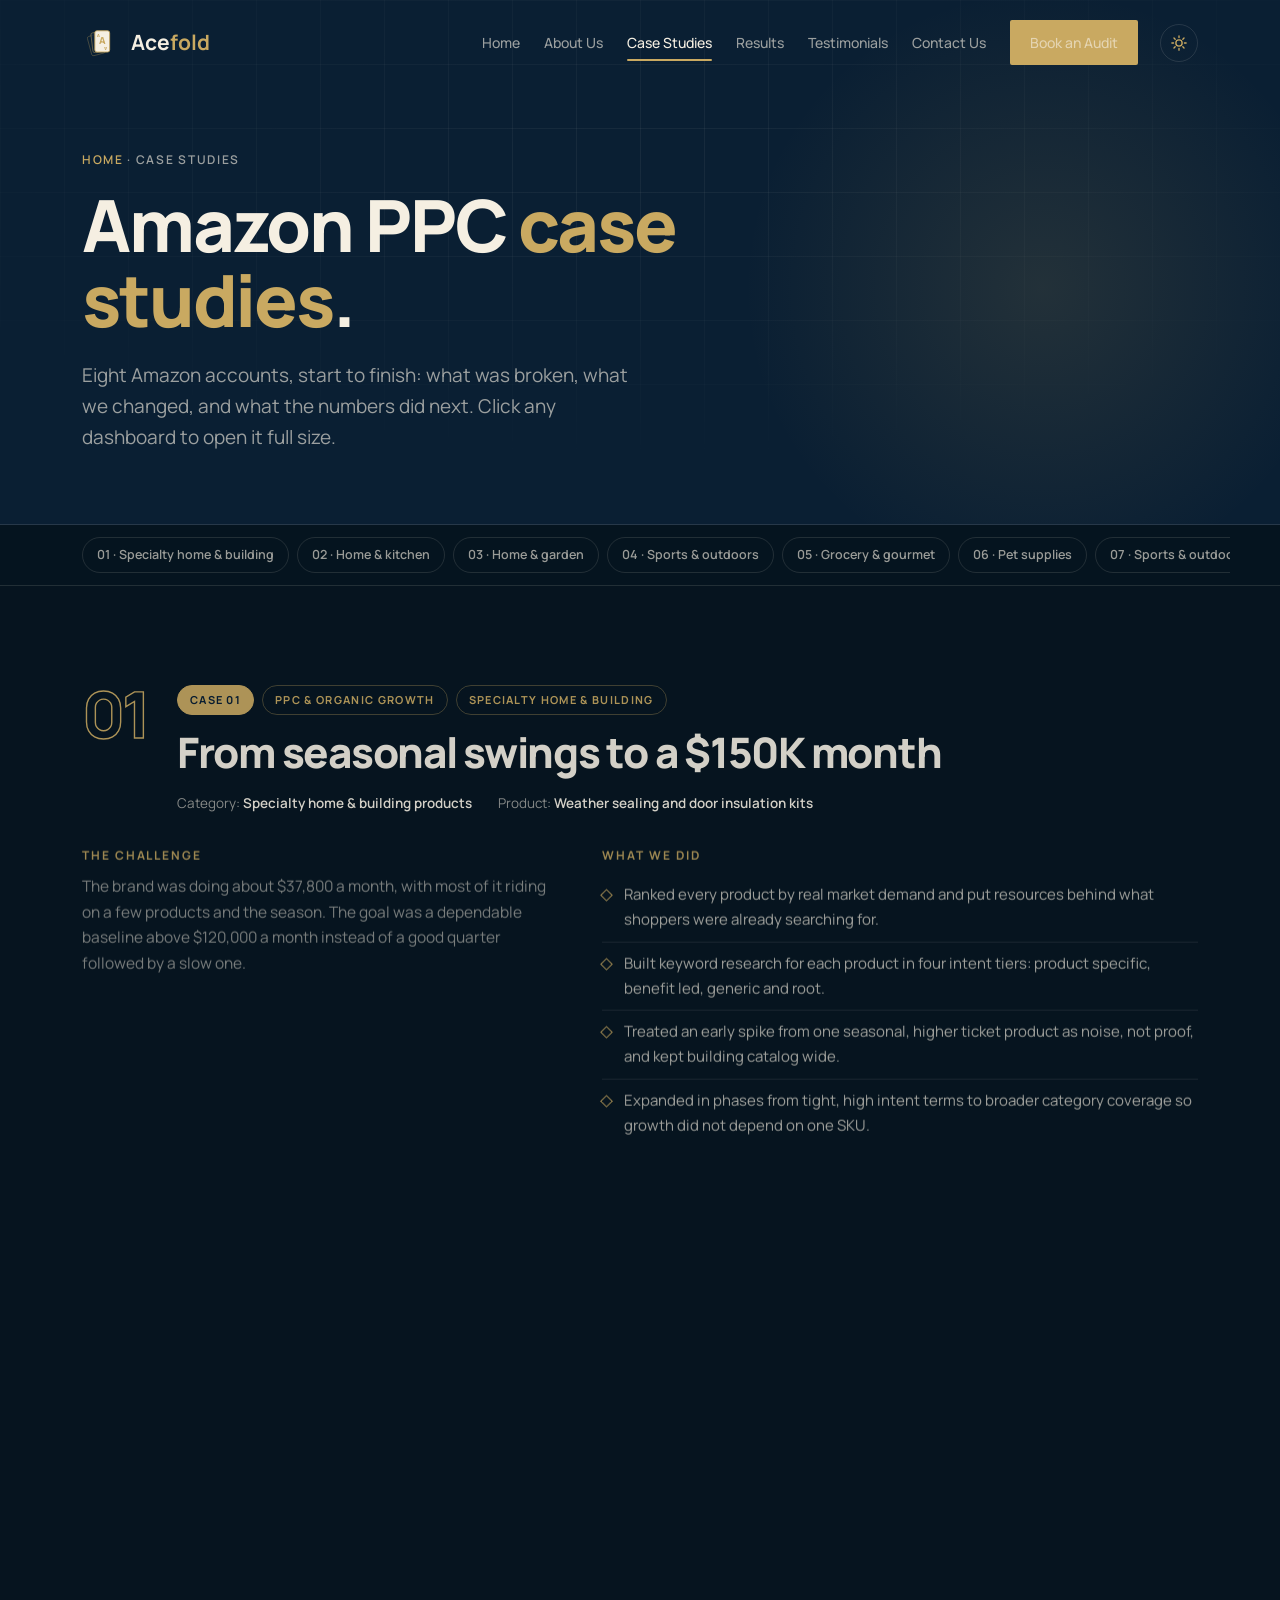
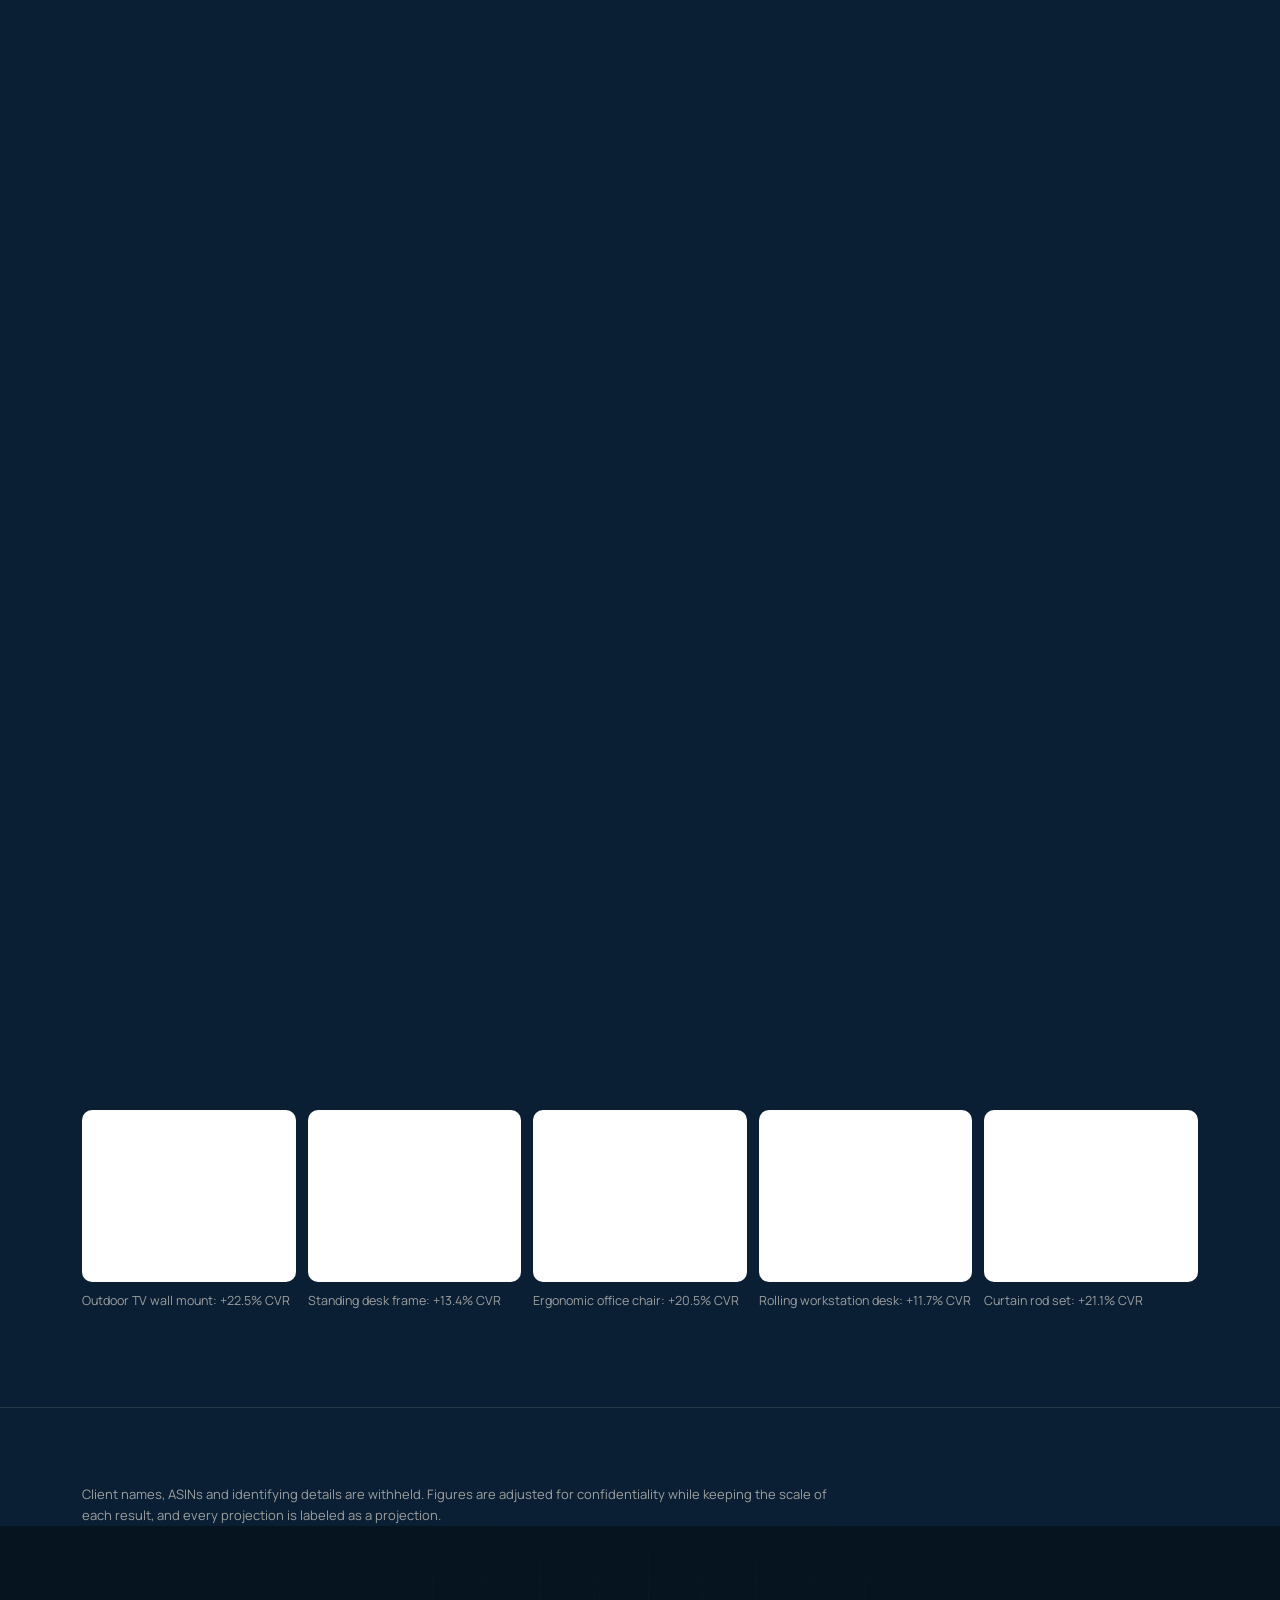
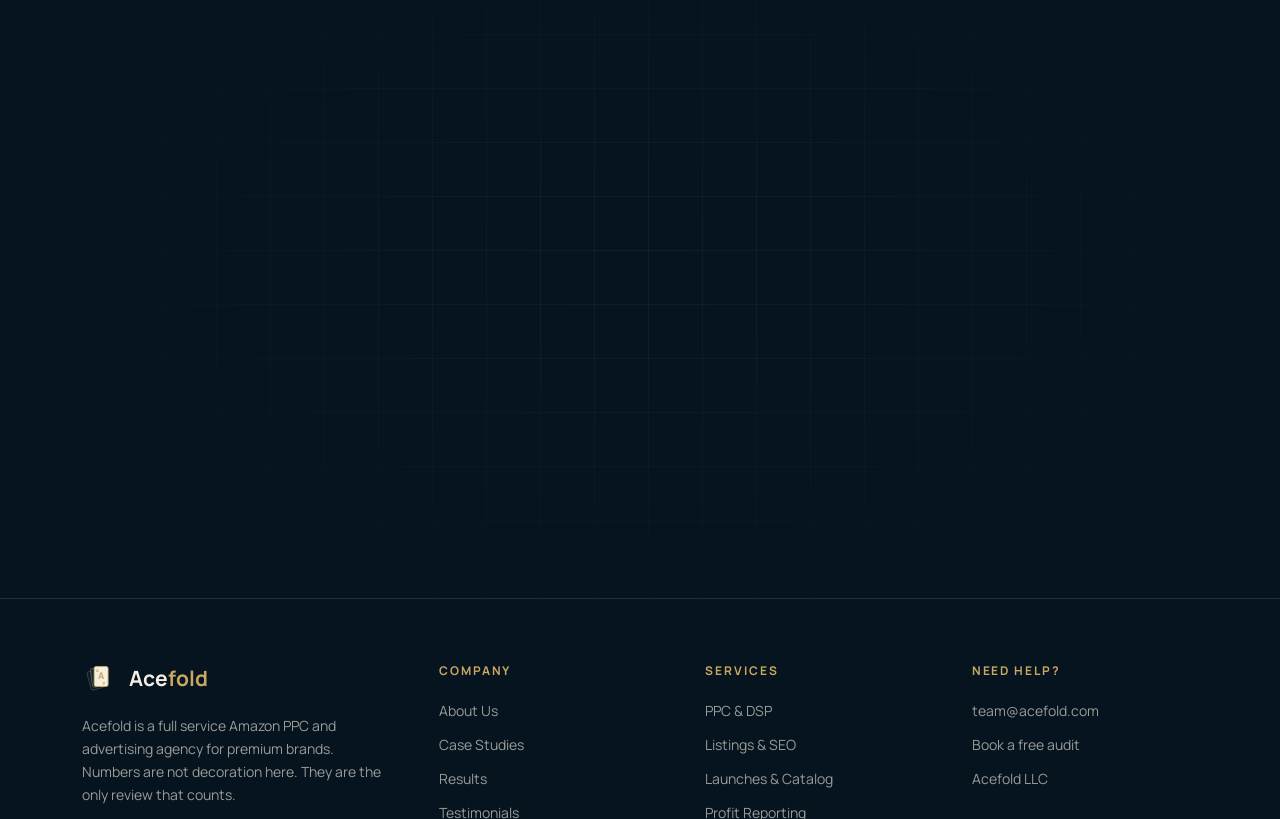
<file: work.html>
<!DOCTYPE html>
<html lang="en"><head><meta charset="UTF-8" />
<title>Moved to Case Studies | Acefold</title>
<meta name="robots" content="noindex, follow" />
<link rel="canonical" href="https://acefold.com/case-studies.html" />
<meta http-equiv="refresh" content="0; url=case-studies.html" />
</head><body><p>This page has moved to <a href="case-studies.html">Case Studies</a>.</p></body></html>
</file>
<file: style.css>
:root{
    --navy:#0A1F33;--deep:#06141F;--gold:#C9A961;--gold-soft:#d8bd82;
    --cream:#F5EFE2;--paper:#FFFFFF;
    --line-navy:rgba(245,239,226,0.12);--line-cream:rgba(10,31,51,0.12);
    --muted-cream:rgba(245,239,226,0.62);--muted-navy:rgba(10,31,51,0.60);
  }
  *{margin:0;padding:0;box-sizing:border-box}
  html{scroll-behavior:smooth}
  body{font-family:'Manrope',sans-serif;background:var(--navy);color:var(--cream);-webkit-font-smoothing:antialiased;line-height:1.65;overflow-x:hidden}
  ::selection{background:var(--gold);color:var(--navy)}
  .wrap{max-width:1180px;margin:0 auto;padding:0 32px}
  .eyebrow{font-size:12px;font-weight:700;text-transform:uppercase;letter-spacing:0.18em;color:var(--gold)}
  h1,h2,h3{font-weight:800;letter-spacing:-0.03em;line-height:1.04}
  .gold{color:var(--gold)}
  .btn{display:inline-flex;align-items:center;gap:9px;font-weight:600;font-size:14px;padding:12px 22px;border-radius:2px;text-decoration:none;transition:all .25s ease;cursor:pointer;border:none}
  .btn-gold{background:var(--gold);color:var(--navy)}
  .btn-gold:hover{background:var(--gold-soft);transform:translateY(-1px)}
  .btn-ghost{background:transparent;color:var(--cream);border:1px solid var(--line-navy)}
  .btn-ghost:hover{border-color:var(--gold);color:var(--gold)}
  .lnk{display:inline-flex;align-items:center;gap:9px;font-size:14px;font-weight:700;color:var(--gold);text-decoration:none}
  .lnk .arr{transition:transform .25s}.lnk:hover .arr{transform:translateX(4px)}

  /* NAV */
  .nav-bg{position:fixed;top:0;left:0;right:0;height:74px;z-index:99;background:rgba(6,20,31,0);border-bottom:1px solid transparent;transition:background .35s ease,border-color .35s ease}
  .nav-bg.scrolled{background:rgba(6,20,31,0.96);border-bottom:1px solid var(--line-navy)}
  nav{position:fixed;top:0;left:0;right:0;z-index:100;display:flex;align-items:center;justify-content:space-between;padding:20px 32px;max-width:1180px;margin:0 auto}
  .brand{display:flex;align-items:center;gap:13px;text-decoration:none}
  .brand-name{font-weight:700;font-size:21px;color:var(--cream)}
  .brand-name b{color:var(--gold);font-weight:700}
  .nav-links{display:flex;align-items:center;gap:34px}
  .nav-links a{color:var(--muted-cream);text-decoration:none;font-size:14px;font-weight:500;transition:color .2s}
  .nav-links a:hover{color:var(--cream)}
  .nav-toggle{display:none}

  /* HERO BLOCKS (3 alternating, Imperium-style) */
  .hero-top{padding:150px 0 20px;position:relative;overflow:hidden}
  .hero-grid{position:absolute;inset:0;z-index:0;opacity:.5;background-image:linear-gradient(var(--line-navy) 1px,transparent 1px),linear-gradient(90deg,var(--line-navy) 1px,transparent 1px);background-size:64px 64px;mask-image:radial-gradient(ellipse 90% 60% at 70% 12%,#000 0%,transparent 72%)}
  .hero-glow{position:absolute;top:-10%;right:-8%;width:680px;height:680px;z-index:0;background:radial-gradient(circle,rgba(201,169,97,0.13) 0%,transparent 62%)}
  .hero-lead{position:relative;z-index:2;max-width:760px;margin-bottom:30px}
  .hero-lead .eyebrow{display:inline-block;margin-bottom:20px}
  .hero-lead h1{font-size:clamp(40px,5.6vw,70px)}
  .hero-lead p{font-size:clamp(16px,1.7vw,19px);color:var(--muted-cream);font-weight:400;max-width:560px;margin-top:24px}
  .hero-lead .hcta{display:flex;gap:14px;margin-top:34px;flex-wrap:wrap}

  .hblocks{position:relative;z-index:2;padding:30px 0 40px}
  .hblock{display:grid;grid-template-columns:1fr 1fr;gap:58px;align-items:center;padding:54px 0;border-top:1px solid var(--line-navy)}
  .hblock.flip .hb-text{order:2}.hblock.flip .hb-visual{order:1}
  .hb-text .eyebrow{display:inline-block;margin-bottom:16px}
  .hb-text h2{font-size:clamp(26px,3.3vw,40px);line-height:1.08}
  .hb-text p{font-size:16px;color:var(--muted-cream);font-weight:400;margin-top:18px;max-width:480px}
  .hb-text .lnk{margin-top:24px}
  .hb-visual{position:relative}

  /* SECTION SHELL */
  .sec{padding:100px 0;position:relative}
  .sec-cream{background:var(--cream);color:var(--navy)}
  .sec-cream .eyebrow{color:#9a7d2f}
  .sec-head{max-width:720px;margin-bottom:54px}
  .sec-head.center{margin:0 auto 56px;text-align:center}
  .sec-head h2{font-size:clamp(30px,4.2vw,50px);margin-top:18px}
  .sec-head p{font-size:17px;margin-top:20px;color:var(--muted-cream);font-weight:400;max-width:600px}
  .sec-head.center p{margin-left:auto;margin-right:auto}
  .sec-cream .sec-head p{color:var(--muted-navy)}

  /* SERVICES GRID (9 cards) */
  .sgrid{display:grid;grid-template-columns:repeat(3,1fr);gap:20px}
  .scard{border:1px solid var(--line-cream);border-radius:6px;padding:30px 28px 28px;background:rgba(10,31,51,0.02);transition:all .3s ease;position:relative;overflow:hidden}
  .scard::after{content:"";position:absolute;top:0;left:0;width:100%;height:3px;background:linear-gradient(90deg,var(--gold),transparent);opacity:0;transition:opacity .3s}
  .scard:hover{border-color:rgba(201,169,97,0.55);transform:translateY(-4px);box-shadow:0 22px 44px -28px rgba(10,31,51,0.4)}
  .scard:hover::after{opacity:1}
  .scard .ico{width:46px;height:46px;border:1px solid rgba(201,169,97,0.4);border-radius:8px;display:flex;align-items:center;justify-content:center;margin-bottom:20px}
  .scard h3{font-size:19px;font-weight:700;letter-spacing:-0.02em;margin-bottom:10px;color:var(--navy)}
  .scard p{font-size:14.5px;color:var(--muted-navy);font-weight:400;margin-bottom:18px}
  .scard .more{font-size:13px;font-weight:700;color:#b8923a;display:inline-flex;align-items:center;gap:7px}

  /* ABOUT (Market-Leading) */
  .about{display:grid;grid-template-columns:1fr 1fr;gap:60px;align-items:center}
  .about-feats{margin-top:34px;display:grid;gap:22px}
  .afeat{display:flex;gap:18px;align-items:flex-start}
  .afeat .ai{flex-shrink:0;width:44px;height:44px;border-radius:10px;background:rgba(201,169,97,0.12);border:1px solid rgba(201,169,97,0.3);display:flex;align-items:center;justify-content:center}
  .afeat h4{font-size:17px;font-weight:700;color:var(--navy);margin-bottom:6px}
  .afeat p{font-size:14.5px;color:var(--muted-navy);font-weight:400}
  .about-panel{background:linear-gradient(160deg,#0d2438,#0a1c2d);border:1px solid var(--line-cream);border-radius:10px;padding:34px;box-shadow:0 30px 60px -36px rgba(10,31,51,0.5)}
  .ap-row{display:flex;justify-content:space-between;align-items:flex-end;padding:18px 0;border-bottom:1px solid var(--line-navy)}
  .ap-row:last-child{border-bottom:none}
  .ap-row .k{font-size:14px;color:var(--muted-cream);font-weight:500}
  .ap-row .v{font-size:26px;font-weight:800;letter-spacing:-0.03em;color:var(--cream)}
  .ap-row .v b{color:var(--gold)}

  /* TESTIMONIALS */
  .tgrid{display:grid;grid-template-columns:repeat(2,1fr);gap:22px}
  .tcard{border:1px solid var(--line-cream);border-radius:8px;padding:30px 30px 26px;background:rgba(10,31,51,0.02)}
  .tcard .stars{color:#e0a32e;font-size:14px;letter-spacing:2px;margin-bottom:14px}
  .tcard p{font-size:16px;color:var(--navy);font-weight:500;line-height:1.55;margin-bottom:22px}
  .tcard p b{color:#b8923a;font-weight:700}
  .tcard .who-row{display:flex;align-items:center;gap:14px}
  .avatar{width:46px;height:46px;border-radius:50%;background:var(--navy);color:var(--gold);display:flex;align-items:center;justify-content:center;font-weight:800;font-size:16px;flex-shrink:0;border:1px solid rgba(201,169,97,0.4)}
  .who-row .nm{font-size:14px;font-weight:700;color:var(--navy);letter-spacing:0.02em}
  .who-row .rl{font-size:13px;color:var(--muted-navy);margin-top:2px}

  /* BLOG */
  .bgrid{display:grid;grid-template-columns:repeat(3,1fr);gap:24px}
  .bcard{border:1px solid var(--line-navy);border-radius:8px;overflow:hidden;background:rgba(245,239,226,0.015);transition:all .3s ease}
  .bcard:hover{border-color:rgba(201,169,97,0.4);transform:translateY(-4px)}
  .bthumb{height:150px;display:flex;align-items:center;justify-content:center;position:relative;border-bottom:1px solid var(--line-navy)}
  .bthumb .tag{position:absolute;top:14px;left:14px;font-size:10px;font-weight:700;letter-spacing:0.1em;text-transform:uppercase;color:var(--gold);background:rgba(6,20,31,0.6);padding:4px 10px;border-radius:20px;border:1px solid rgba(201,169,97,0.3)}
  .bbody{padding:22px 24px 26px}
  .bbody h3{font-size:18px;font-weight:700;letter-spacing:-0.02em;line-height:1.25;margin-bottom:12px}
  .bbody p{font-size:14px;color:var(--muted-cream);font-weight:400;margin-bottom:18px}
  .bbody .more{font-size:13px;font-weight:700;color:var(--gold);display:inline-flex;align-items:center;gap:7px}

  /* FAQ */
  .faq{border-top:1px solid var(--line-cream);max-width:880px;margin:0 auto}
  .faq details{border-bottom:1px solid var(--line-cream)}
  .faq summary{list-style:none;cursor:pointer;padding:24px 0;display:flex;justify-content:space-between;align-items:center;gap:20px;font-size:18px;font-weight:600;letter-spacing:-0.01em;color:var(--navy)}
  .faq summary::-webkit-details-marker{display:none}
  .faq summary .pl{color:#b8923a;font-size:22px;font-weight:400;transition:transform .25s;flex-shrink:0}
  .faq details[open] summary .pl{transform:rotate(45deg)}
  .faq .ans{padding:0 0 26px;font-size:15px;color:var(--muted-navy);font-weight:400;max-width:760px;line-height:1.65}

  /* CTA */
  .cta{background:var(--deep);padding:116px 0;position:relative;overflow:hidden}
  .cta-grid{position:absolute;inset:0;opacity:.4;background-image:linear-gradient(var(--line-navy) 1px,transparent 1px),linear-gradient(90deg,var(--line-navy) 1px,transparent 1px);background-size:54px 54px;mask-image:radial-gradient(ellipse 70% 80% at 50% 50%,#000,transparent 72%)}
  .cta-inner{position:relative;z-index:2;text-align:center;max-width:760px;margin:0 auto}
  .cta h2{font-size:clamp(38px,5.5vw,64px);margin:20px 0 0}
  .cta p{font-size:18px;color:var(--muted-cream);margin-top:24px;font-weight:400}
  .cta .sub{margin-top:14px;font-size:13px;font-weight:700;text-transform:uppercase;letter-spacing:0.18em;color:var(--gold)}
  .cta .btn{margin-top:40px;padding:16px 34px;font-size:15px}
  .cta .email{margin-top:22px;font-size:14px;color:var(--muted-cream)}
  .cta .email a{color:var(--gold);text-decoration:none}

  /* FOOTER */
  footer{background:var(--deep);border-top:1px solid var(--line-navy);padding:62px 0 36px}
  .foot-top{display:grid;grid-template-columns:1.4fr 1fr 1fr 1fr;gap:40px}
  .foot-brand p{font-size:14px;color:var(--muted-cream);margin-top:18px;font-weight:400;max-width:300px}
  .foot-col h4{font-size:12px;text-transform:uppercase;letter-spacing:0.16em;color:var(--gold);margin-bottom:18px;font-weight:700}
  .foot-col a,.foot-col span{display:block;font-size:14px;color:var(--muted-cream);text-decoration:none;margin-bottom:11px;font-weight:400}
  .foot-col a:hover{color:var(--cream)}
  .foot-bottom{display:flex;justify-content:space-between;align-items:center;flex-wrap:wrap;gap:14px;margin-top:50px;padding-top:26px;border-top:1px solid var(--line-navy);font-size:12.5px;color:var(--muted-cream)}

  /* SERP visual */
  .serp{background:var(--paper);border-radius:10px;overflow:hidden;box-shadow:0 40px 80px -40px rgba(0,0,0,0.75)}
  .serp-bar{display:flex;align-items:center;gap:12px;padding:13px 16px;background:#f3f3f3;border-bottom:1px solid #e3e3e3}
  .serp-search{flex:1;display:flex;align-items:center;gap:9px;background:#fff;border:1px solid #d8d8d8;border-radius:6px;padding:8px 13px;font-size:13px;color:#555}
  .serp-search .mag{width:13px;height:13px;border:2px solid #999;border-radius:50%;flex-shrink:0}
  .serp-go{background:var(--navy);color:#fff;font-size:12px;font-weight:700;padding:8px 15px;border-radius:6px}
  .serp-results{padding:16px;display:grid;grid-template-columns:repeat(4,1fr);gap:12px;background:#fff}
  .pcard{border:1px solid #ececec;border-radius:8px;padding:12px;position:relative;background:#fff}
  .pcard.win{border:2px solid var(--gold);box-shadow:0 14px 26px -16px rgba(201,169,97,0.6)}
  .pcard .tag{position:absolute;top:-9px;left:10px;font-size:8.5px;font-weight:700;letter-spacing:0.05em;text-transform:uppercase;padding:3px 7px;border-radius:4px}
  .pcard .tag.spon{background:#eef1f4;color:#5b6b7c}
  .pcard .tag.you{background:var(--gold);color:var(--navy)}
  .pthumb{height:66px;border-radius:6px;margin-bottom:10px;display:flex;align-items:center;justify-content:center}
  .pcard .pt{font-size:11px;color:#232f3e;font-weight:600;line-height:1.35;margin-bottom:7px;min-height:30px}
  .pstars{display:flex;align-items:center;gap:4px;margin-bottom:6px}
  .pstars .st{color:#e0a32e;font-size:10px}.pstars .ct{font-size:9px;color:#888}
  .pcard .pr{font-size:14px;font-weight:800;color:#0f1111}.pcard .pr small{font-size:9px;font-weight:600;color:#565959}
  .prime{font-size:8.5px;font-weight:700;color:#1a7eb8;margin-top:5px;display:inline-flex;align-items:center;gap:4px}
  .prime::before{content:"";width:7px;height:7px;background:#1a7eb8;border-radius:50%}

  /* result chart card */
  .resultchart{background:var(--paper);border-radius:8px;padding:26px 28px 20px;box-shadow:0 30px 60px -40px rgba(0,0,0,0.6)}
  .rc-top{display:flex;justify-content:space-between;align-items:flex-start;flex-wrap:wrap;gap:14px;margin-bottom:10px}
  .rc-top .t{font-size:15px;font-weight:700;color:var(--navy)}.rc-top .s{font-size:12px;color:var(--muted-navy);margin-top:4px}
  .rc-legend{display:flex;gap:16px}
  .rc-legend span{font-size:12px;color:var(--muted-navy);display:inline-flex;align-items:center;gap:6px;font-weight:600}
  .rc-legend i{width:15px;height:3px;border-radius:2px;display:inline-block}

  /* dashboard visual */
  .dash{background:linear-gradient(160deg,#0d2438,#0a1c2d);border:1px solid var(--line-navy);border-radius:10px;overflow:hidden;box-shadow:0 40px 80px -40px rgba(0,0,0,0.7)}
  .dash-chrome{display:flex;align-items:center;gap:7px;padding:13px 16px;border-bottom:1px solid var(--line-navy);background:rgba(6,20,31,0.5)}
  .dash-chrome i{width:10px;height:10px;border-radius:50%;background:rgba(245,239,226,0.18)}
  .dash-chrome .dt{margin-left:12px;font-size:12px;font-weight:600;color:var(--muted-cream)}
  .dash-body{padding:20px}
  .dash-tiles{display:grid;grid-template-columns:repeat(4,1fr);gap:11px;margin-bottom:16px}
  .tile{background:rgba(245,239,226,0.03);border:1px solid var(--line-navy);border-radius:6px;padding:13px 13px 15px}
  .tile .tl{font-size:9.5px;font-weight:600;letter-spacing:0.08em;text-transform:uppercase;color:var(--muted-cream)}
  .tile .tv{font-size:20px;font-weight:800;letter-spacing:-0.03em;color:var(--cream);margin-top:7px;line-height:1}
  .tile .td{font-size:10.5px;font-weight:700;margin-top:6px;color:#7fc99a}
  .dash-chartbox{background:rgba(245,239,226,0.02);border:1px solid var(--line-navy);border-radius:6px;padding:15px 15px 9px}
  .dash-chartbox .cb-top{display:flex;justify-content:space-between;align-items:center;margin-bottom:10px}
  .dash-chartbox .cb-top .l{font-size:12px;font-weight:700;color:var(--cream)}.dash-chartbox .cb-top .r{font-size:11px;color:var(--gold);font-weight:700}
  .bars{display:flex;align-items:flex-end;gap:7px;height:84px}
  .bars .b{flex:1;background:linear-gradient(180deg,var(--gold),rgba(201,169,97,0.3));border-radius:3px 3px 0 0;min-height:8px}

  .reveal{opacity:0;transform:translateY(22px);transition:opacity .7s ease,transform .7s ease}
  .reveal.visible{opacity:1;transform:none}

  @media(max-width:980px){
    .hblock{grid-template-columns:1fr;gap:34px;padding:44px 0}
    .hblock.flip .hb-text{order:1}.hblock.flip .hb-visual{order:2}
    .about{grid-template-columns:1fr;gap:36px}
    .sgrid{grid-template-columns:repeat(2,1fr)}
    .tgrid{grid-template-columns:1fr}
    .bgrid{grid-template-columns:1fr}
    .foot-top{grid-template-columns:1fr 1fr}
  }
  @media(max-width:880px){
    .nav-links{position:fixed;inset:0;background:var(--deep);flex-direction:column;justify-content:center;gap:28px;transform:translateX(100%);transition:transform .35s ease}
    .nav-links.open{transform:none}.nav-links a{font-size:20px}
    .nav-toggle{display:flex;flex-direction:column;gap:5px;background:none;border:none;cursor:pointer;z-index:101}
    .nav-toggle span{width:26px;height:2px;background:var(--cream);display:block}
    .nav .btn-gold{display:none}
    .serp-results{grid-template-columns:repeat(2,1fr)}
    .dash-tiles{grid-template-columns:repeat(2,1fr)}
  }
  @media(max-width:560px){.wrap{padding:0 22px}nav{padding:18px 22px}.sgrid{grid-template-columns:1fr}.foot-top{grid-template-columns:1fr}}

/* ===== SUBPAGE BANNER + GRIDS ===== */
.banner{padding:150px 0 70px;position:relative;overflow:hidden;border-bottom:1px solid var(--line-navy)}
.banner .hero-grid{mask-image:radial-gradient(ellipse 90% 80% at 50% 30%,#000 0%,transparent 75%)}
.banner-inner{position:relative;z-index:2;max-width:760px}
.banner .crumb{font-size:12px;font-weight:600;letter-spacing:0.14em;text-transform:uppercase;color:var(--muted-cream);margin-bottom:18px}
.banner .crumb a{color:var(--gold);text-decoration:none}
.banner h1{font-size:clamp(40px,6vw,72px)}
.banner p{font-size:clamp(16px,1.7vw,19px);color:var(--muted-cream);margin-top:22px;max-width:560px;font-weight:400}

/* work / portfolio grid */
.work-grid{display:grid;grid-template-columns:repeat(2,1fr);gap:26px}
.wcard{border:1px solid var(--line-navy);border-radius:10px;overflow:hidden;background:rgba(245,239,226,0.015);transition:all .3s ease}
.wcard:hover{border-color:rgba(201,169,97,0.42);transform:translateY(-4px)}
.wcard-visual{padding:30px 30px 0;background:linear-gradient(160deg,rgba(245,239,226,0.03),transparent)}
.wcard-body{padding:26px 30px 30px;display:flex;justify-content:space-between;align-items:flex-start;gap:20px;border-top:1px solid var(--line-navy)}
.wcard-cat{font-size:11px;font-weight:700;letter-spacing:0.14em;text-transform:uppercase;color:var(--gold)}
.wcard h3{font-size:21px;font-weight:700;letter-spacing:-0.02em;margin-top:10px}
.wcard p{font-size:14px;color:var(--muted-cream);margin-top:8px;font-weight:400;max-width:330px}
.wcard .wstat{text-align:right;flex-shrink:0}
.wcard .wstat .v{font-size:28px;font-weight:800;letter-spacing:-0.03em;color:var(--gold);line-height:1}
.wcard .wstat .l{font-size:11px;color:var(--muted-cream);margin-top:6px;text-transform:uppercase;letter-spacing:0.04em}

/* about page */
.story{display:grid;grid-template-columns:1.1fr 0.9fr;gap:56px;align-items:start}
.story h2{font-size:clamp(26px,3.4vw,40px);margin-bottom:20px}
.story p{font-size:16px;color:var(--muted-cream);font-weight:400;margin-bottom:18px}
.values{display:grid;grid-template-columns:repeat(3,1fr);gap:22px;margin-top:10px}
.vcard{border:1px solid var(--line-navy);border-radius:8px;padding:30px 28px;background:rgba(245,239,226,0.015)}
.vcard .vn{font-size:13px;font-weight:700;color:var(--gold);letter-spacing:0.1em}
.vcard h3{font-size:19px;font-weight:700;margin:14px 0 10px;letter-spacing:-0.02em}
.vcard p{font-size:14.5px;color:var(--muted-cream);font-weight:400}

/* contact page */
.contact-row{display:grid;grid-template-columns:1fr 1fr;gap:50px;align-items:start}
.contact-card{border:1px solid var(--line-navy);border-radius:10px;padding:38px;background:rgba(245,239,226,0.015)}
.contact-card h3{font-size:22px;font-weight:700;letter-spacing:-0.02em;margin-bottom:10px}
.contact-card p{font-size:15px;color:var(--muted-cream);font-weight:400;margin-bottom:24px}
.cfield{display:block;margin-bottom:16px}
.cfield label{display:block;font-size:12px;font-weight:600;letter-spacing:0.06em;text-transform:uppercase;color:var(--muted-cream);margin-bottom:8px}
.cfield input,.cfield textarea{width:100%;background:rgba(6,20,31,0.5);border:1px solid var(--line-navy);border-radius:6px;padding:13px 15px;color:var(--cream);font-family:'Manrope',sans-serif;font-size:15px}
.cfield input:focus,.cfield textarea:focus{outline:none;border-color:var(--gold)}
.contact-side .cinfo{display:flex;gap:16px;align-items:flex-start;padding:22px 0;border-bottom:1px solid var(--line-navy)}
.contact-side .cinfo:last-child{border-bottom:none}
.contact-side .ci-ico{width:44px;height:44px;border-radius:10px;background:rgba(201,169,97,0.12);border:1px solid rgba(201,169,97,0.3);display:flex;align-items:center;justify-content:center;flex-shrink:0}
.contact-side h4{font-size:16px;font-weight:700;margin-bottom:5px}
.contact-side p{font-size:14px;color:var(--muted-cream);font-weight:400}
.contact-side a{color:var(--gold);text-decoration:none}

@media(max-width:880px){
  .work-grid{grid-template-columns:1fr}
  .story{grid-template-columns:1fr;gap:36px}
  .values{grid-template-columns:1fr}
  .contact-row{grid-template-columns:1fr;gap:34px}
  .wcard-body{flex-direction:column}
  .wcard .wstat{text-align:left}
}


/* ===== FEATURED VIDEO TESTIMONIAL ===== */
.vfeature{
  display:grid;grid-template-columns:340px 1fr;gap:48px;align-items:center;
  border:1px solid var(--line-cream);border-radius:12px;
  padding:36px;margin-bottom:26px;background:rgba(10,31,51,0.02);
}
.vwrap{position:relative;border-radius:10px;overflow:hidden;background:var(--navy);
  box-shadow:0 30px 60px -34px rgba(10,31,51,0.55);line-height:0}
.vwrap video{width:100%;height:auto;display:block;aspect-ratio:9/16;object-fit:cover}
.vbadge{
  position:absolute;top:14px;left:14px;z-index:2;
  font-size:10px;font-weight:700;letter-spacing:0.14em;text-transform:uppercase;
  color:var(--gold);background:rgba(7,15,33,0.72);border:1px solid rgba(201,169,97,0.4);
  padding:5px 11px;border-radius:20px;pointer-events:none;
}
.vcopy .stars{color:#e0a32e;font-size:15px;letter-spacing:2px;margin-bottom:16px}
.vcopy h3{font-size:clamp(22px,2.6vw,32px);font-weight:800;letter-spacing:-0.02em;
  color:var(--navy);line-height:1.2;margin-bottom:16px}
.vcopy h3 b{color:#b8923a;font-weight:800}
.vcopy p{font-size:15.5px;color:var(--muted-navy);font-weight:400;margin-bottom:22px;max-width:520px}
.vcopy .who-row{display:flex;align-items:center;gap:14px}
@media(max-width:880px){
  .vfeature{grid-template-columns:1fr;gap:28px;padding:24px}
  .vwrap{max-width:300px;margin:0 auto}
}

/* ===== SERVICE PILLARS (4-up, problem-led) ===== */
.pillars{display:grid;grid-template-columns:repeat(2,1fr);gap:22px}
.pillar{
  border:1px solid var(--line-cream);border-radius:10px;padding:34px 32px 30px;
  background:rgba(10,31,51,0.02);transition:all .3s ease;position:relative;overflow:hidden;
}
.pillar::before{content:"";position:absolute;top:0;left:0;width:100%;height:3px;
  background:linear-gradient(90deg,var(--gold),transparent);opacity:0;transition:opacity .3s}
.pillar:hover{border-color:rgba(184,146,58,0.5);transform:translateY(-4px);
  box-shadow:0 26px 50px -30px rgba(10,31,51,0.4)}
.pillar:hover::before{opacity:1}
.pillar-top{display:flex;align-items:center;gap:14px;margin-bottom:18px}
.pillar-ico{width:44px;height:44px;border:1px solid rgba(201,169,97,0.4);border-radius:9px;
  display:flex;align-items:center;justify-content:center;flex-shrink:0}
.pillar-n{font-size:11px;font-weight:700;letter-spacing:0.16em;text-transform:uppercase;color:#9a7d2f}
.pillar h3{font-size:23px;font-weight:800;letter-spacing:-0.02em;color:var(--navy);line-height:1.15}
.pillar .prob{font-size:15.5px;color:var(--navy);font-weight:600;margin-bottom:10px;line-height:1.45}
.pillar .prob b{color:#b8923a;font-weight:700}
.pillar p{font-size:14.5px;color:var(--muted-navy);font-weight:400;margin-bottom:20px}
.pillar ul{list-style:none;border-top:1px solid var(--line-cream);padding-top:6px}
.pillar li{font-size:13.5px;color:var(--muted-navy);padding:8px 0 8px 20px;position:relative}
.pillar li::before{content:"";position:absolute;left:0;top:14px;width:6px;height:6px;
  border:1px solid var(--gold);transform:rotate(45deg)}

/* capability chips */
.caps{margin-top:34px;text-align:center}
.caps-label{font-size:11px;font-weight:700;letter-spacing:0.16em;text-transform:uppercase;
  color:var(--muted-navy);margin-bottom:18px}
.caps-row{display:flex;flex-wrap:wrap;gap:10px;justify-content:center}
.chip{font-size:13px;font-weight:600;color:var(--navy);border:1px solid var(--line-cream);
  background:rgba(10,31,51,0.03);padding:8px 16px;border-radius:30px;transition:all .25s}
.chip:hover{border-color:rgba(184,146,58,0.6);color:#8a6d22}

@media(max-width:880px){.pillars{grid-template-columns:1fr}}

/* ===== NAV: 7 items, active state, earlier collapse ===== */
.nav-links{gap:24px}
.nav-links a.active{color:var(--cream);position:relative}
.nav-links a.active::after{content:"";position:absolute;left:0;right:0;bottom:-7px;height:2px;background:var(--gold);border-radius:2px}
@media(max-width:1120px){
  .nav-links{position:fixed;inset:0;background:var(--deep);flex-direction:column;justify-content:center;gap:26px;transform:translateX(100%);transition:transform .35s ease}
  .nav-links.open{transform:none}
  .nav-links a{font-size:20px}
  .nav-links a.active::after{bottom:-6px}
  .nav-toggle{display:flex;flex-direction:column;gap:5px;background:none;border:none;cursor:pointer;z-index:101}
  .nav-toggle span{width:26px;height:2px;background:var(--cream);display:block}
}

/* ===== CASE STUDIES PAGE ===== */
.case-jump{position:sticky;top:74px;z-index:50;background:rgba(6,20,31,0.96);border-bottom:1px solid var(--line-navy)}
.case-jump .wrap{display:flex;gap:8px;overflow-x:auto;padding-top:12px;padding-bottom:12px;scrollbar-width:none}
.case-jump .wrap::-webkit-scrollbar{display:none}
.case-jump a{flex-shrink:0;font-size:12.5px;font-weight:600;color:var(--muted-cream);text-decoration:none;border:1px solid var(--line-navy);border-radius:30px;padding:7px 14px;transition:all .2s}
.case-jump a:hover{color:var(--gold);border-color:rgba(201,169,97,0.5)}
.case{padding:96px 0;border-bottom:1px solid var(--line-navy);scroll-margin-top:130px}
.case:nth-of-type(even){background:var(--deep)}
.case-top{display:flex;align-items:flex-start;gap:28px;margin-bottom:34px}
.case-num{font-size:64px;font-weight:800;line-height:.9;color:transparent;-webkit-text-stroke:1.4px var(--gold);letter-spacing:-0.04em;flex-shrink:0}
.case-tags{display:flex;flex-wrap:wrap;gap:8px;margin-bottom:14px}
.ctag{font-size:11px;font-weight:700;letter-spacing:0.12em;text-transform:uppercase;color:var(--gold);border:1px solid rgba(201,169,97,0.35);border-radius:30px;padding:5px 12px}
.ctag.solid{background:var(--gold);color:var(--navy);border-color:var(--gold)}
.case-top h2{font-size:clamp(26px,3.4vw,42px);line-height:1.1}
.case-meta{display:flex;flex-wrap:wrap;gap:8px 26px;margin-top:16px;font-size:13.5px;color:var(--muted-cream)}
.case-meta b{color:var(--cream);font-weight:600}
.case-cols{display:grid;grid-template-columns:1fr 1.25fr;gap:44px;margin-bottom:38px}
.case-cols h3{font-size:12px;font-weight:700;letter-spacing:0.16em;text-transform:uppercase;color:var(--gold);margin-bottom:12px}
.case-cols p{font-size:15.5px;color:var(--muted-cream);margin-bottom:14px}
.case-cols ul{list-style:none}
.case-cols li{font-size:15px;color:rgba(245,239,226,0.82);padding:9px 0 9px 22px;position:relative;border-top:1px solid var(--line-navy)}
.case-cols li:first-child{border-top:none}
.case-cols li::before{content:"";position:absolute;left:0;top:17px;width:7px;height:7px;border:1px solid var(--gold);transform:rotate(45deg)}
.case-metrics{display:grid;grid-template-columns:repeat(auto-fit,minmax(190px,1fr));gap:14px;margin-bottom:38px}
.cm{border:1px solid var(--line-navy);border-radius:10px;padding:20px 20px 18px;background:rgba(245,239,226,0.025)}
.cm .v{font-size:clamp(24px,2.6vw,32px);font-weight:800;letter-spacing:-0.03em;color:var(--cream);line-height:1}
.cm .v.g{color:var(--gold)}
.cm .l{font-size:12.5px;color:var(--muted-cream);margin-top:10px;line-height:1.45}
.cm .proj{display:inline-block;margin-top:10px;font-size:10px;font-weight:700;letter-spacing:0.12em;text-transform:uppercase;color:var(--navy);background:var(--cream);border-radius:20px;padding:3px 9px}
.case-figs{display:grid;grid-template-columns:repeat(2,1fr);gap:18px}
.case-figs.one{grid-template-columns:1fr}
.case-figs.five{grid-template-columns:repeat(5,1fr);gap:12px;margin-top:18px}
.case-figs figure{margin:0}
.case-figs a{display:block;border-radius:10px;overflow:hidden;border:1px solid var(--line-navy);background:#fff;transition:transform .25s,border-color .25s}
.case-figs a:hover{transform:translateY(-3px);border-color:rgba(201,169,97,0.55)}
.case-figs img{width:100%;height:auto;display:block}
.case-figs figcaption{font-size:12.5px;color:var(--muted-cream);margin-top:9px}
.case-note{font-size:12.5px;color:var(--muted-cream);margin-top:20px}
.disclose{font-size:13px;color:var(--muted-cream);max-width:760px;margin-top:20px;line-height:1.6}

/* ===== RESULTS PAGE ===== */
.rfilter{display:flex;flex-wrap:wrap;gap:10px;justify-content:center;margin-bottom:38px}
.rfilter button{font-family:inherit;font-size:13.5px;font-weight:600;color:var(--navy);background:rgba(10,31,51,0.03);border:1px solid var(--line-cream);border-radius:30px;padding:9px 18px;cursor:pointer;transition:all .2s}
.rfilter button:hover{border-color:rgba(184,146,58,0.6)}
.rfilter button.on{background:var(--navy);color:var(--cream);border-color:var(--navy)}
.rgrid{display:grid;grid-template-columns:repeat(2,1fr);gap:22px}
.rcard{border:1px solid var(--line-cream);border-radius:12px;padding:30px 30px 26px;background:rgba(10,31,51,0.02);display:flex;flex-direction:column;transition:all .3s}
.rcard:hover{border-color:rgba(184,146,58,0.55);transform:translateY(-3px);box-shadow:0 26px 50px -32px rgba(10,31,51,0.4)}
.rcard[hidden]{display:none}
.rcard-top{display:flex;justify-content:space-between;align-items:center;gap:12px;margin-bottom:22px}
.rcard-cat{font-size:11px;font-weight:700;letter-spacing:0.14em;text-transform:uppercase;color:#9a7d2f}
.rcard-type{font-size:10.5px;font-weight:700;letter-spacing:0.08em;text-transform:uppercase;color:var(--muted-navy);border:1px solid var(--line-cream);border-radius:20px;padding:4px 10px;white-space:nowrap}
.rcard .big{font-size:clamp(40px,5vw,56px);font-weight:800;letter-spacing:-0.04em;color:var(--navy);line-height:1}
.rcard .big b{color:#b8923a;font-weight:800}
.rcard .bigl{font-size:15px;color:var(--navy);font-weight:600;margin-top:10px}
.rcard .rsub{display:grid;grid-template-columns:repeat(2,1fr);border-top:1px solid var(--line-cream);margin-top:24px}
.rcard .rsub>div{padding:16px 10px 0 0}
.rcard .rsub>div+div{padding-left:16px;border-left:1px solid var(--line-cream)}
.rcard .rsub .v{font-size:20px;font-weight:800;color:var(--navy);letter-spacing:-0.02em}
.rcard .rsub .l{font-size:12px;color:var(--muted-navy);margin-top:4px;line-height:1.4}
.rcard .go{margin-top:auto;padding-top:24px;font-size:14px;font-weight:700;color:#b8923a;text-decoration:none;display:inline-flex;gap:8px}
.rcard .go:hover{color:var(--navy)}
.rcard .projtag{font-size:10px;font-weight:700;letter-spacing:0.1em;text-transform:uppercase;color:var(--cream);background:var(--navy);border-radius:20px;padding:3px 9px;margin-left:8px;vertical-align:middle}

@media(max-width:980px){
  .case-cols{grid-template-columns:1fr;gap:26px}
  .case-figs.five{grid-template-columns:repeat(3,1fr)}
}
@media(max-width:720px){
  .case-figs{grid-template-columns:1fr}
  .case-figs.five{grid-template-columns:repeat(2,1fr)}
  .rgrid{grid-template-columns:1fr}
  .case-top{flex-direction:column;gap:12px}
  .case-num{font-size:46px}
  .case{padding:70px 0}
}

/* keep decorative glows from widening the page on phones */
.sec{overflow-x:clip}

/* odd last figure spans the row */
.case-figs:not(.one):not(.five) figure:last-child:nth-child(odd){grid-column:1/-1}

/* ===== phone polish ===== */
.rcard .projtag{font-size:11px;white-space:nowrap;display:inline-block;margin-top:4px}
.rcard-type{font-size:11px}
.cm .proj{font-size:11px}
@media(max-width:720px){
  .case-metrics{grid-template-columns:repeat(2,1fr);gap:10px}
  .cm{padding:16px 14px 14px}
  .cm .v{font-size:22px}
  .rcard{padding:24px 22px 22px}
  .rcard-top{flex-direction:column;align-items:flex-start;gap:10px}
  .rcard .projtag{margin-left:0;margin-top:8px;display:table}
}

/* ===== LIGHT MODE (toggle in the menu; dark stays the default) ===== */
.theme-toggle{position:relative;z-index:101;display:inline-flex;align-items:center;justify-content:center;width:38px;height:38px;margin-left:22px;flex-shrink:0;border-radius:50%;border:1px solid var(--line-navy);background:transparent;color:var(--gold);cursor:pointer;transition:border-color .25s,transform .25s}
.theme-toggle:hover{border-color:var(--gold);transform:rotate(-12deg)}
.theme-toggle:focus-visible{outline:2px solid var(--gold);outline-offset:3px}
.theme-toggle svg{width:18px;height:18px}
.theme-toggle .i-moon{display:none}
[data-theme="light"] .theme-toggle .i-sun{display:none}
[data-theme="light"] .theme-toggle .i-moon{display:block}
.nav-links{margin-left:auto}
@media(max-width:1120px){.theme-toggle{margin-left:auto;margin-right:16px}}

[data-theme="light"]{--cream:#0A1F33;--muted-cream:rgba(10,31,51,0.66);--line-navy:rgba(10,31,51,0.12)}
[data-theme="light"] body{background:#F5EFE2;color:#0A1F33}
[data-theme="light"] ::selection{color:#0A1F33}
[data-theme="light"] .sec-cream{background:#FFFFFF}
[data-theme="light"] .nav-bg.scrolled{background:rgba(245,239,226,0.96)}
[data-theme="light"] .case-jump{background:rgba(245,239,226,0.96)}
[data-theme="light"] .case:nth-of-type(even){background:#FFFFFF}
[data-theme="light"] .case-cols li{color:rgba(10,31,51,0.82)}
[data-theme="light"] .cfield input,[data-theme="light"] .cfield textarea{background:#FFFFFF}
[data-theme="light"] .cm .proj{background:#0A1F33;color:#F5EFE2}
[data-theme="light"] .rcard .projtag,[data-theme="light"] .rfilter button.on{color:#F5EFE2}
[data-theme="light"] .hero-glow{background:radial-gradient(circle,rgba(201,169,97,0.18) 0%,transparent 62%)}
@media(max-width:1120px){[data-theme="light"] .nav-links{background:#F5EFE2}}

/* gold text needs the darker gold on light surfaces */
[data-theme="light"] :is(.eyebrow,.lnk,.ctag,.case-cols h3,.vcard .vn,.banner .crumb a,.contact-side a,.bbody .more,.wcard-cat,.wcard .wstat .v,.cm .v.g,.brand-name b,.theme-toggle){color:#9a7d2f}
[data-theme="light"] .gold{color:#b8923a}
[data-theme="light"] .ctag{border-color:rgba(154,125,47,0.4)}
[data-theme="light"] .ctag.solid{color:#0A1F33;border-color:var(--gold)}
[data-theme="light"] .case-num{-webkit-text-stroke-color:#b8923a}

/* these stay dark in both modes, as before */
[data-theme="light"] :is(.cta,footer,.about-panel,.dash){--cream:#F5EFE2;--muted-cream:rgba(245,239,226,0.62);--line-navy:rgba(245,239,226,0.12);color:#F5EFE2}
[data-theme="light"] :is(.cta,footer) :is(.eyebrow,.gold,.brand-name b){color:var(--gold)}
</file>
